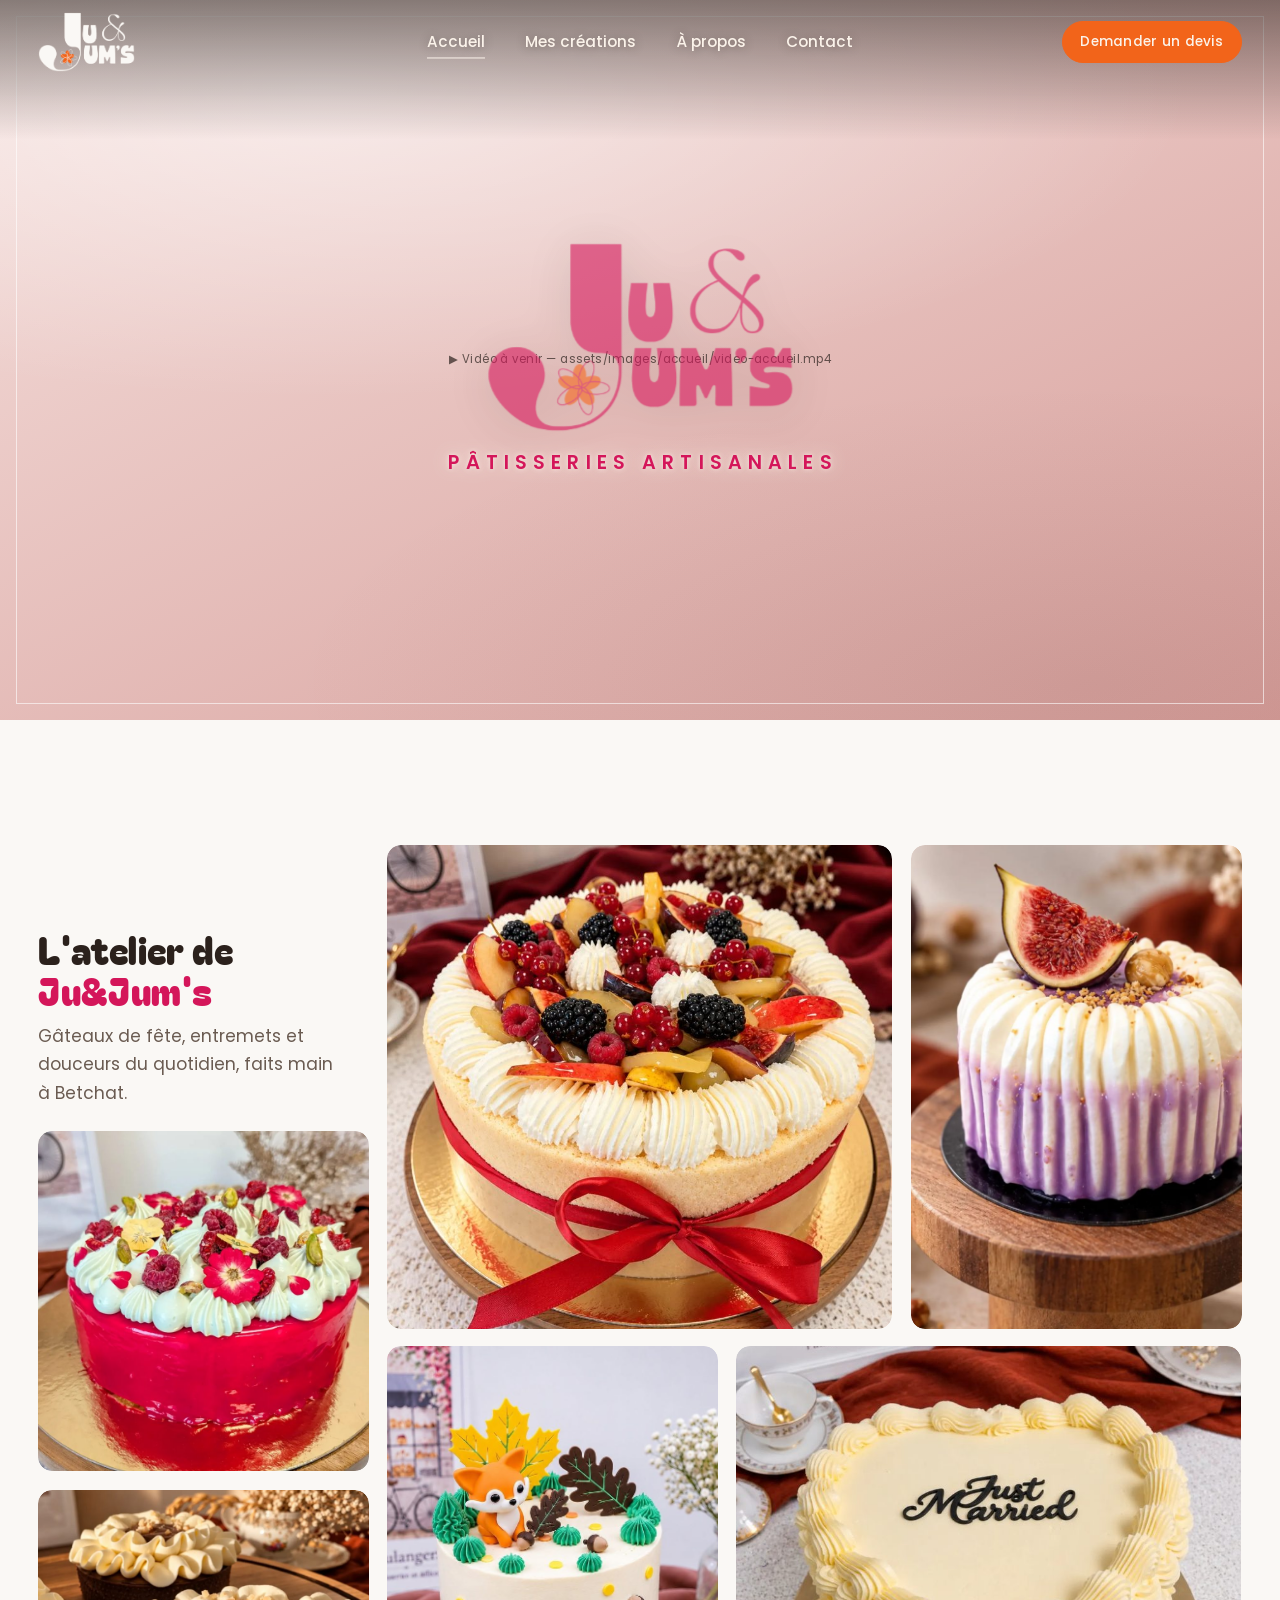
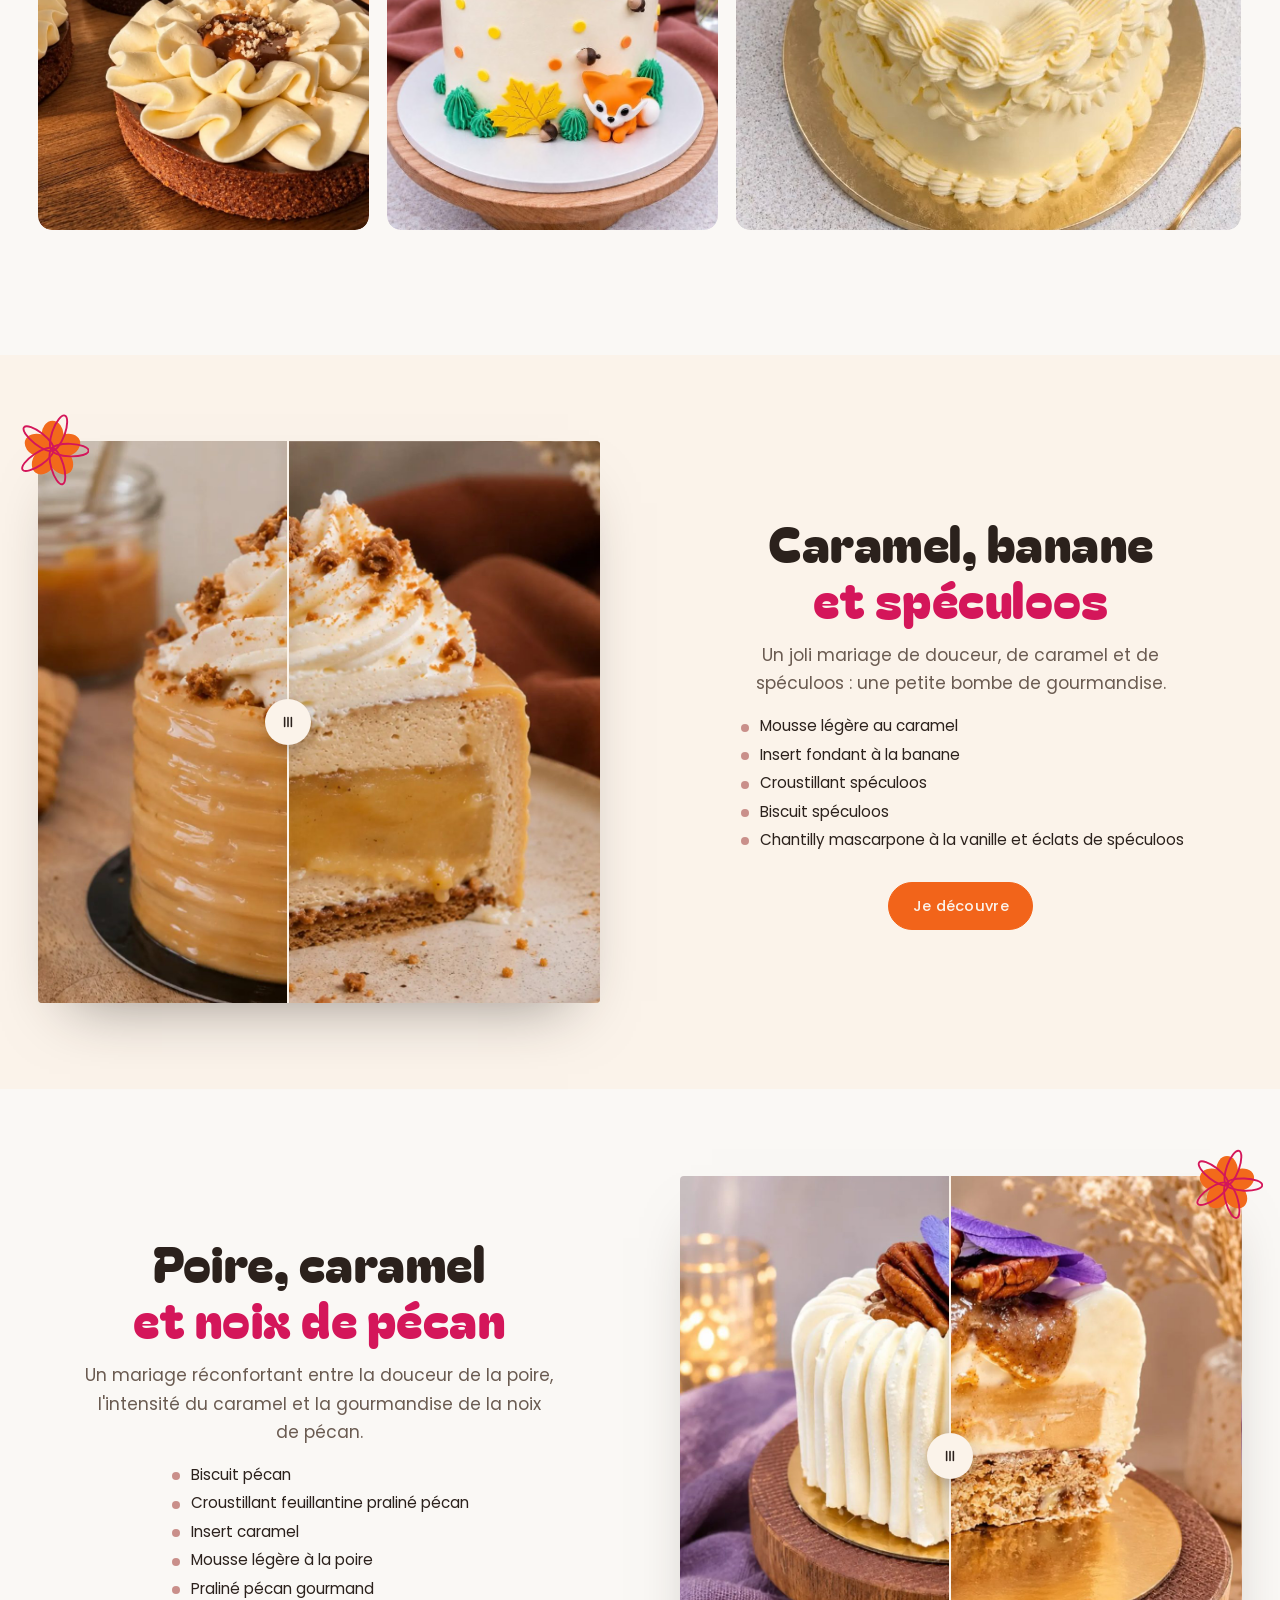
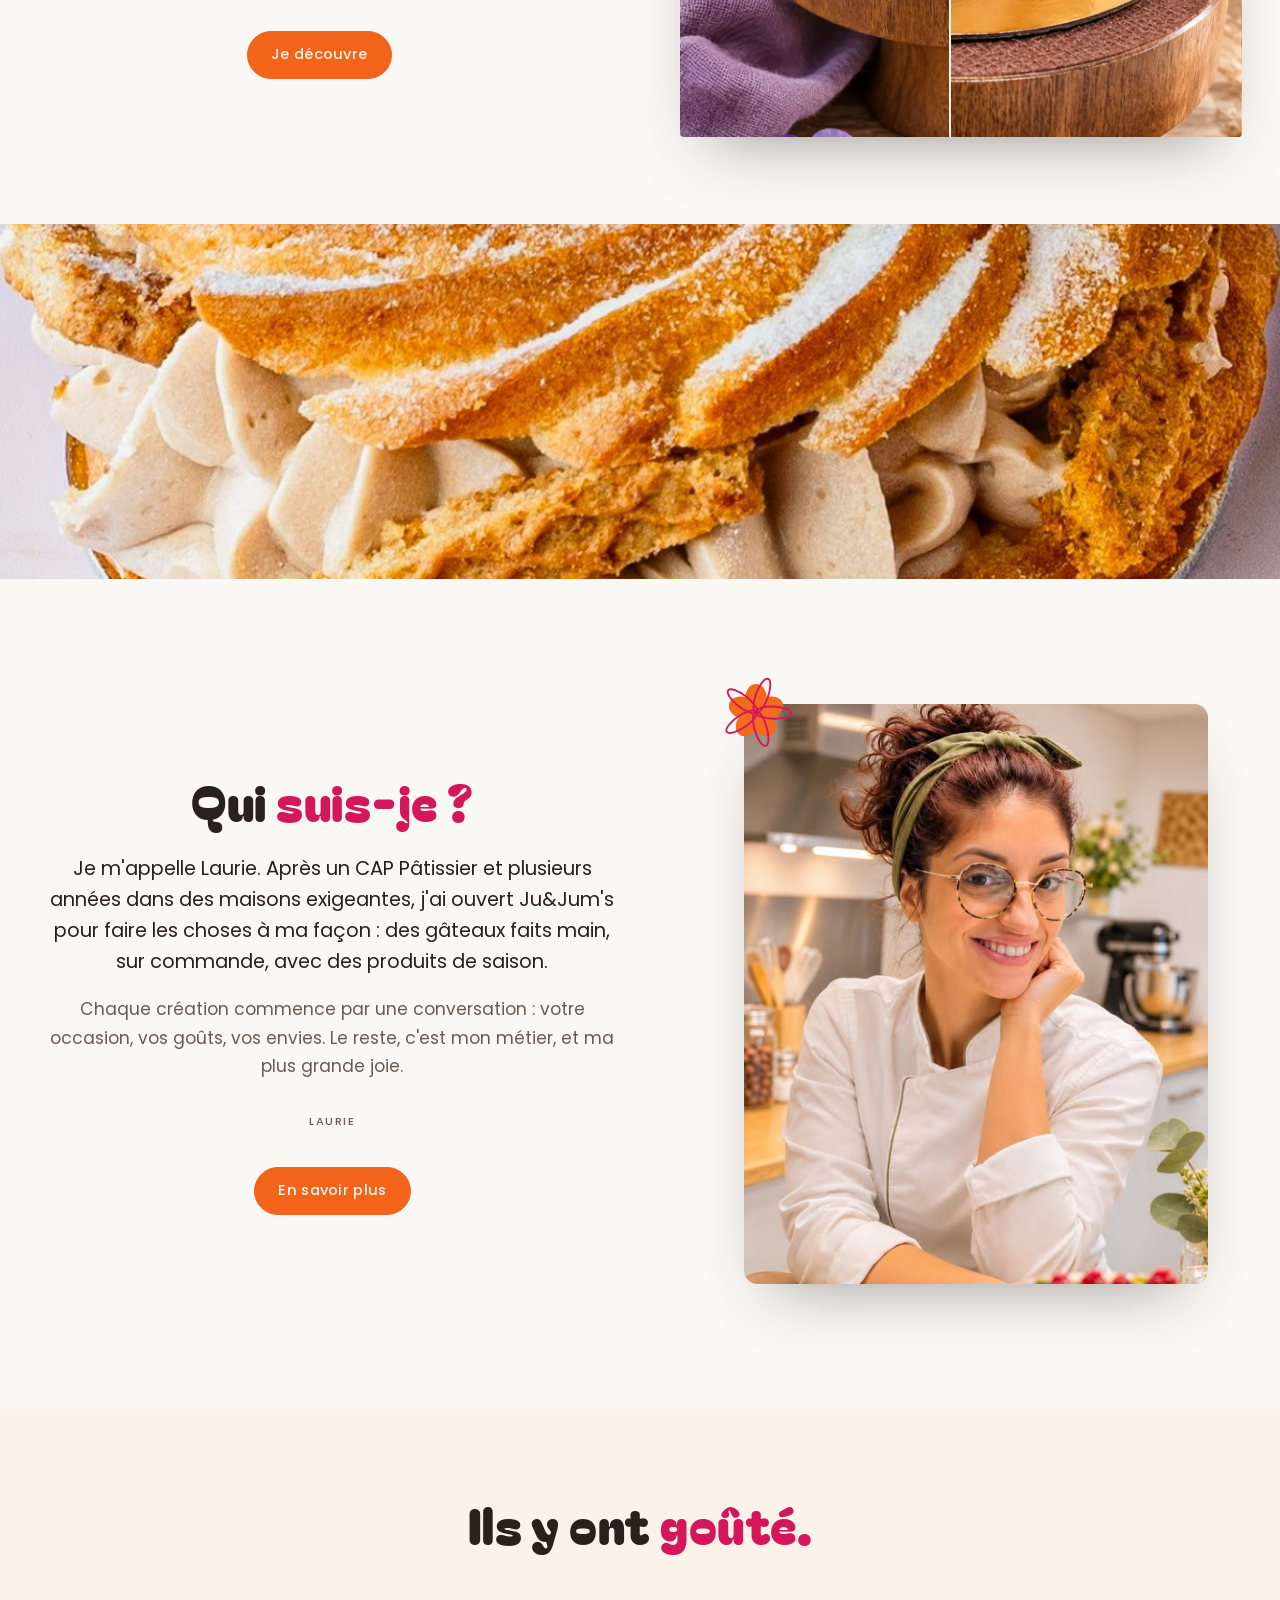
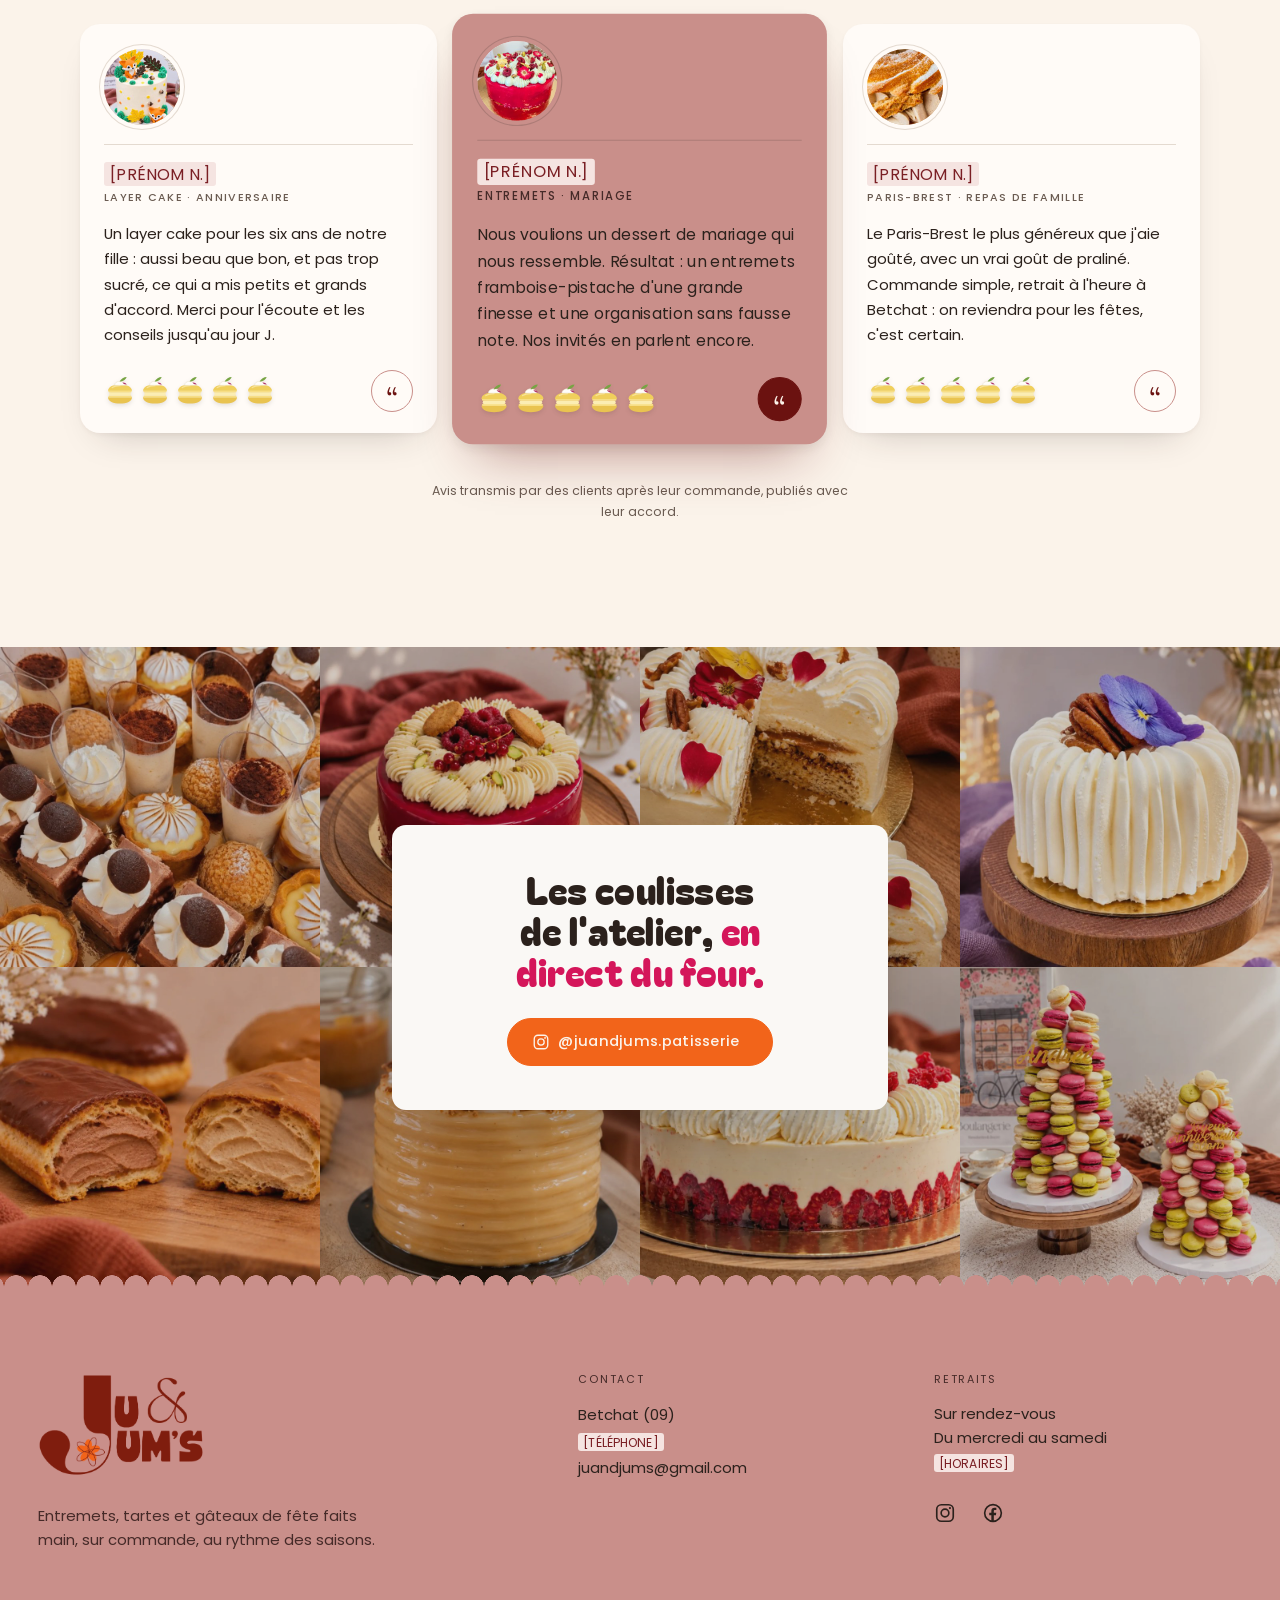
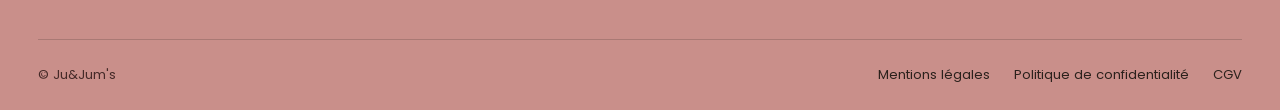
<file: index.html>
<!doctype html>
<html lang="fr">
<head>
  <meta charset="utf-8">
  <meta name="viewport" content="width=device-width, initial-scale=1">
  <title>Ju&amp;Jum's — Pâtisserie artisanale sur commande</title>
  <meta name="description" content="Entremets, tartes et gâteaux de fête faits main, sur commande, au rythme des saisons. Découvrez les créations de Ju&amp;Jum's et demandez votre devis.">
  <!-- Remplacez https://www.votre-domaine.fr par votre adresse définitive (voir README) -->
  <link rel="canonical" href="https://www.votre-domaine.fr/">

  <!-- Open Graph / réseaux sociaux -->
  <meta property="og:type" content="website">
  <meta property="og:locale" content="fr_FR">
  <meta property="og:site_name" content="Ju&amp;Jum's">
  <meta property="og:title" content="Ju&amp;Jum's — Pâtisserie artisanale sur commande">
  <meta property="og:description" content="Entremets, tartes et gâteaux de fête faits main, sur commande, au rythme des saisons.">
  <meta property="og:url" content="https://www.votre-domaine.fr/">
  <meta property="og:image" content="https://www.votre-domaine.fr/assets/images/og/og-image.jpg">
  <meta property="og:image:width" content="1200">
  <meta property="og:image:height" content="630">
  <meta property="og:image:alt" content="[ALT À COMPLÉTER] Une création de Ju&amp;Jum's">
  <meta name="twitter:card" content="summary_large_image">

  <meta name="theme-color" content="#faf8f5">
  <link rel="icon" href="assets/images/favicon-32.png" type="image/png" sizes="32x32">
  <link rel="icon" href="assets/images/favicon.png" type="image/png" sizes="192x192">
  <link rel="apple-touch-icon" href="assets/images/apple-touch-icon.png">

  <link rel="preconnect" href="https://fonts.googleapis.com">
  <link rel="preconnect" href="https://fonts.gstatic.com" crossorigin>
  <link rel="stylesheet" href="https://fonts.googleapis.com/css2?family=Lora:ital,wght@0,400..700;1,400..700&family=Poppins:ital,wght@0,300;0,400;0,500;0,600;1,400&family=Bagel+Fat+One&display=swap">
  <link rel="stylesheet" href="assets/css/style.css">
  <script>document.documentElement.classList.add('js');</script>
  <script src="assets/js/main.js" defer></script>

  <!-- Données structurées (référencement local) — à compléter -->
  <script type="application/ld+json">
  {
    "@context": "https://schema.org",
    "@type": "Bakery",
    "name": "Ju&Jum's",
    "description": "Pâtisserie artisanale sur commande : entremets, tartes et gâteaux de fête.",
    "url": "https://www.votre-domaine.fr/",
    "logo": "https://www.votre-domaine.fr/assets/images/logo/logo.png",
    "image": "https://www.votre-domaine.fr/assets/images/og/og-image.jpg",
    "telephone": "[À COMPLÉTER]",
    "email": "juandjums@gmail.com",
    "address": {
      "@type": "PostalAddress",
      "streetAddress": "[À COMPLÉTER]",
      "postalCode": "[À COMPLÉTER]",
      "addressLocality": "Betchat",
      "addressRegion": "Ariège",
      "addressCountry": "FR"
    },
    "priceRange": "€€",
    "sameAs": ["https://www.instagram.com/juandjums.patisserie/"]
  }
  </script>
</head>
<body class="page-home theme-accueil">
  <a class="skip-link" href="#contenu">Aller au contenu</a>

  <!-- En-tête transparent posé sur la vidéo ; son fond apparaît dès qu'on fait défiler la page -->
  <header class="site-header site-header--over-video" data-header>
    <div class="container site-header__inner">
      <a class="brand" href="index.html" data-brand>
        <!-- LOGO couleur : assets/images/logo/logo.png (si le fichier manque, le nom s'affiche en texte). -->
        <img class="brand__logo" src="assets/images/logo/logo.png" alt="Ju&amp;Jum's — accueil" width="471" height="292">
        <!-- LOGO clair, affiché seulement tant que l'en-tête est posé sur la vidéo -->
        <img class="brand__logo brand__logo--light" src="assets/images/logo/logo-light.png" alt="Ju&amp;Jum's — accueil" width="471" height="292">
        <span class="brand__wordmark">Ju&amp;Jum's</span>
        <span class="brand__tagline">Pâtisserie artisanale</span>
      </a>

      <button class="nav-toggle" type="button" aria-expanded="false" aria-controls="site-nav" data-nav-toggle>
        <span class="nav-toggle__label">Menu</span>
        <span class="nav-toggle__icon" aria-hidden="true"><span></span><span></span></span>
      </button>

      <nav class="site-nav" id="site-nav" aria-label="Navigation principale" data-nav>
        <ul class="site-nav__list">
          <li><a href="index.html" aria-current="page">Accueil</a></li>
          <li><a href="creations.html">Mes créations</a></li>
          <li><a href="a-propos.html">À propos</a></li>
          <li><a href="contact.html">Contact</a></li>
        </ul>
        <div class="site-nav__foot">
          <a class="btn btn--small" href="contact.html">Demander un devis</a>
          <p class="site-nav__info">Sur commande uniquement · Retrait à Betchat (09)</p>
        </div>
      </nav>
    </div>
  </header>

  <main id="contenu">

    <!-- ============ SECTION 1 : VIDÉO PLEINE LARGEUR ============
         Vidéo : assets/images/accueil/video-accueil.mp4
         (vidéo provisoire : « Los Muertos Crew » sur Pexels, licence Pexels — à remplacer
         idéalement par une vidéo de vos propres créations, en gardant le même nom de fichier).
         Image d'attente facultative : ajoutez poster="assets/images/accueil/video-accueil-poster.jpg"
         sur la balise <video> si vous fournissez cette image (voir README). -->
    <section class="video-hero" id="section-1" aria-label="Vidéo de présentation de Ju&amp;Jum's" data-video>
      <video class="video-hero__media" autoplay muted loop playsinline preload="auto"
             aria-hidden="true" tabindex="-1" disablepictureinpicture>
        <source src="assets/images/accueil/video-accueil.mp4" type="video/mp4">
      </video>
      <!-- Logo en filigrane et accroche au centre de la vidéo
           (le logo est décoratif : celui de l'en-tête porte déjà le nom) -->
      <div class="video-hero__brand">
        <img class="video-hero__logo" src="assets/images/logo/logo.png" alt="" aria-hidden="true" width="471" height="292">
        <p class="video-hero__tagline">Pâtisseries artisanales</p>
      </div>
      <button class="video-hero__toggle" type="button" data-video-toggle hidden>
        <span class="video-hero__icon" aria-hidden="true"></span>
        <span class="visually-hidden" data-video-label>Mettre la vidéo en pause</span>
      </button>
    </section>

    <!-- ============ SECTION 2 : GALERIE DE GÂTEAUX (mosaïque) ============
         Sur ordinateur : mosaïque asymétrique, le titre en haut à gauche. Au survol d'un gâteau,
         la photo remonte et découvre son nom et un bouton « Commander » (vers la page Contact).
         Sur mobile et tablette : grille de cartes, nom et bouton toujours visibles sous la photo.
         Photos du compte @juandjums.patisserie, recadrées en portrait 4:5 sur le gâteau :
         assets/images/accueil/galerie-1.jpg à galerie-6.jpg (800 × 1000 px).
         NOMS : les catégories (gallery-card__tag) et les noms (gallery-card__name) décrivent les
         photos ; remplacez-les par les vrais noms de vos créations. -->
    <section class="section cake-gallery" id="section-2" aria-labelledby="cake-gallery-title">
      <div class="container">
        <div class="cake-gallery__grid">
          <header class="cake-gallery__intro reveal">
            <h2 class="cake-gallery__title" id="cake-gallery-title">L'atelier de <em>Ju&amp;Jum's</em></h2>
            <p class="cake-gallery__lead">Gâteaux de fête, entremets et douceurs du quotidien, faits main à Betchat.</p>
          </header>

          <figure class="gallery-card reveal">
            <div class="media media--portrait gallery-card__photo" data-tone="griotte">
              <img src="assets/images/accueil/galerie-3.jpg" alt="Gâteau glacé rouge, couronné de rosaces de crème et de fleurs" width="800" height="1000" loading="lazy">
            </div>
            <figcaption class="gallery-card__info">
              <span class="gallery-card__text"><span class="gallery-card__tag">Entremets</span><span class="gallery-card__name">Fruits rouges &amp; fleurs</span></span>
              <a class="gallery-card__btn" href="contact.html"><span class="gallery-card__btn-label">Commander</span><span class="visually-hidden"> : fruits rouges et fleurs</span><svg class="gallery-card__btn-icon" viewBox="0 0 16 16" aria-hidden="true" focusable="false"><path d="M3 8h9.5M8.75 4.25 12.5 8l-3.75 3.75"/></svg></a>
            </figcaption>
          </figure>

          <figure class="gallery-card reveal" style="--d:1">
            <div class="media media--portrait gallery-card__photo" data-tone="framboise">
              <img src="assets/images/accueil/galerie-2.jpg" alt="Gâteau aux fruits frais et rosaces de crème, noué d'un ruban rouge" width="800" height="1000" loading="lazy">
            </div>
            <figcaption class="gallery-card__info">
              <span class="gallery-card__text"><span class="gallery-card__tag">Gâteau de fête</span><span class="gallery-card__name">Couronne de fruits frais</span></span>
              <a class="gallery-card__btn" href="contact.html"><span class="gallery-card__btn-label">Commander</span><span class="visually-hidden"> : couronne de fruits frais</span><svg class="gallery-card__btn-icon" viewBox="0 0 16 16" aria-hidden="true" focusable="false"><path d="M3 8h9.5M8.75 4.25 12.5 8l-3.75 3.75"/></svg></a>
            </figcaption>
          </figure>

          <figure class="gallery-card reveal" style="--d:2">
            <div class="media media--portrait gallery-card__photo" data-tone="pistache">
              <img src="assets/images/accueil/galerie-1.jpg" alt="Gâteau aux figues, crème striée de violet, surmonté d'une figue fraîche" width="800" height="1000" loading="lazy">
            </div>
            <figcaption class="gallery-card__info">
              <span class="gallery-card__text"><span class="gallery-card__tag">Gâteau de fête</span><span class="gallery-card__name">Gâteau à la figue</span></span>
              <a class="gallery-card__btn" href="contact.html"><span class="gallery-card__btn-label">Commander</span><span class="visually-hidden"> : gâteau à la figue</span><svg class="gallery-card__btn-icon" viewBox="0 0 16 16" aria-hidden="true" focusable="false"><path d="M3 8h9.5M8.75 4.25 12.5 8l-3.75 3.75"/></svg></a>
            </figcaption>
          </figure>

          <figure class="gallery-card reveal" style="--d:1">
            <div class="media media--portrait gallery-card__photo" data-tone="caramel">
              <img src="assets/images/accueil/galerie-4.jpg" alt="Gâteau en forme de fleur aux pétales de crème" width="800" height="1000" loading="lazy">
            </div>
            <figcaption class="gallery-card__info">
              <span class="gallery-card__text"><span class="gallery-card__tag">À partager</span><span class="gallery-card__name">Fleur de crème</span></span>
              <a class="gallery-card__btn" href="contact.html"><span class="gallery-card__btn-label">Commander</span><span class="visually-hidden"> : fleur de crème</span><svg class="gallery-card__btn-icon" viewBox="0 0 16 16" aria-hidden="true" focusable="false"><path d="M3 8h9.5M8.75 4.25 12.5 8l-3.75 3.75"/></svg></a>
            </figcaption>
          </figure>

          <figure class="gallery-card reveal" style="--d:2">
            <div class="media media--portrait gallery-card__photo" data-tone="caramel">
              <img src="assets/images/accueil/galerie-6.jpg" alt="Gâteau d'automne décoré de renards, de feuilles et de glands en sucre" width="800" height="1000" loading="lazy">
            </div>
            <figcaption class="gallery-card__info">
              <span class="gallery-card__text"><span class="gallery-card__tag">Anniversaire</span><span class="gallery-card__name">Le renard d'automne</span></span>
              <a class="gallery-card__btn" href="contact.html"><span class="gallery-card__btn-label">Commander</span><span class="visually-hidden"> : le renard d'automne</span><svg class="gallery-card__btn-icon" viewBox="0 0 16 16" aria-hidden="true" focusable="false"><path d="M3 8h9.5M8.75 4.25 12.5 8l-3.75 3.75"/></svg></a>
            </figcaption>
          </figure>

          <figure class="gallery-card reveal" style="--d:3">
            <div class="media media--portrait gallery-card__photo" data-tone="vanille">
              <img src="assets/images/accueil/galerie-5.jpg" alt="Gâteau en forme de cœur « Just Married », décoré de rosaces de crème" width="800" height="1000" loading="lazy">
            </div>
            <figcaption class="gallery-card__info">
              <span class="gallery-card__text"><span class="gallery-card__tag">Mariage</span><span class="gallery-card__name">Cœur Just Married</span></span>
              <a class="gallery-card__btn" href="contact.html"><span class="gallery-card__btn-label">Commander</span><span class="visually-hidden"> : cœur Just Married</span><svg class="gallery-card__btn-icon" viewBox="0 0 16 16" aria-hidden="true" focusable="false"><path d="M3 8h9.5M8.75 4.25 12.5 8l-3.75 3.75"/></svg></a>
            </figcaption>
          </figure>
        </div>
      </div>
    </section>

    <!-- ============ SECTION 3 : DEUX CRÉATIONS, DE L'EXTÉRIEUR À LA COUPE ============
         Deux bandes pleine largeur qui alternent : photo à gauche sur fond crème #fbf3ea, puis photo à
         droite sur fond clair #faf8f5. Chaque photo est un comparateur « entier / à la coupe » : on fait
         glisser la poignée (souris, doigt ou flèches du clavier) pour découvrir l'intérieur.
         PHOTOS : carrées (1200 × 1200 px), avec exactement le même cadrage pour les deux vues :
           assets/images/accueil/coupe-1-entier.jpg  et  assets/images/accueil/coupe-1-tranche.jpg
           assets/images/accueil/coupe-2-entier.jpg  et  assets/images/accueil/coupe-2-tranche.jpg
         Pour une simple photo sans comparateur : gardez la 1re <figure> et supprimez la 2e,
         le curseur (input) et la poignée.
         TEXTES : titres, phrases, liens et descriptions des photos (alt) sont à adapter. -->
    <section class="showcase" id="section-3" aria-label="Deux créations, de l'extérieur à la coupe">
      <svg width="0" height="0" class="visually-hidden" aria-hidden="true" focusable="false">
        <symbol id="icon-grip" viewBox="0 0 16 16"><path d="M5 4v8M8 4v8M11 4v8"/></symbol>
      </svg>

      <!-- Photos : carrousel Instagram https://www.instagram.com/p/DfNUvoSkf4F/ (photo 1 entière, photo 2 à la coupe) -->
      <article class="showcase__band showcase__band--creme" aria-labelledby="showcase-1-title">
        <div class="container showcase__inner">
          <div class="showcase__visual reveal">
            <div class="compare" data-compare>
              <figure class="media compare__media" data-tone="caramel">
                <img src="assets/images/accueil/coupe-1-entier.jpg" alt="Entremets caramel, banane et spéculoos, entier : glaçage caramel strié, chantilly mascarpone et éclats de spéculoos" width="1200" height="1200" loading="lazy">
              </figure>
              <figure class="media compare__media compare__media--after" data-tone="vanille">
                <img src="assets/images/accueil/coupe-1-tranche.jpg" alt="Le même entremets à la coupe : mousse au caramel, insert banane, croustillant et biscuit spéculoos" width="1200" height="1200" loading="lazy">
              </figure>
              <input class="compare__range" type="range" min="0" max="100" step="1" value="50" aria-label="Glisser pour comparer l'entremets caramel, banane et spéculoos entier et à la coupe" data-compare-range>
              <span class="compare__handle" aria-hidden="true"><span class="compare__knob"><svg class="compare__grip" focusable="false"><use href="#icon-grip"/></svg></span></span>
            </div>
          </div>
          <div class="showcase__text reveal" style="--d:1">
            <h2 class="showcase__title" id="showcase-1-title">Caramel, banane <em>et spéculoos</em></h2>
            <p class="showcase__intro">Un joli mariage de douceur, de caramel et de spéculoos&nbsp;: une petite bombe de gourmandise.</p>
            <ul class="showcase__list">
              <li>Mousse légère au caramel</li>
              <li>Insert fondant à la banane</li>
              <li>Croustillant spéculoos</li>
              <li>Biscuit spéculoos</li>
              <li>Chantilly mascarpone à la vanille et éclats de spéculoos</li>
            </ul>
            <a class="btn" href="creations.html?categorie=entremets">Je découvre</a>
          </div>
        </div>
      </article>

      <!-- Photos : carrousel Instagram https://www.instagram.com/p/DfUzT_uiOqR/ (photo 1 entière, photo 2 à la coupe) -->
      <article class="showcase__band showcase__band--clair" aria-labelledby="showcase-2-title">
        <div class="container showcase__inner">
          <div class="showcase__visual reveal">
            <div class="compare" data-compare>
              <figure class="media compare__media" data-tone="vanille">
                <img src="assets/images/accueil/coupe-2-entier.jpg" alt="Entremets poire, caramel et noix de pécan, entier, habillé de mousse cannelée et décoré de noix de pécan et d'une pensée violette" width="1200" height="1200" loading="lazy">
              </figure>
              <figure class="media compare__media compare__media--after" data-tone="caramel">
                <img src="assets/images/accueil/coupe-2-tranche.jpg" alt="Le même entremets à la coupe : biscuit pécan, croustillant feuillantine praliné, insert caramel et mousse légère à la poire" width="1200" height="1200" loading="lazy">
              </figure>
              <input class="compare__range" type="range" min="0" max="100" step="1" value="50" aria-label="Glisser pour comparer l'entremets poire, caramel et noix de pécan entier et à la coupe" data-compare-range>
              <span class="compare__handle" aria-hidden="true"><span class="compare__knob"><svg class="compare__grip" focusable="false"><use href="#icon-grip"/></svg></span></span>
            </div>
          </div>
          <div class="showcase__text reveal" style="--d:1">
            <h2 class="showcase__title" id="showcase-2-title">Poire, caramel <em>et noix de pécan</em></h2>
            <p class="showcase__intro">Un mariage réconfortant entre la douceur de la poire, l'intensité du caramel et la gourmandise de la noix de pécan.</p>
            <ul class="showcase__list">
              <li>Biscuit pécan</li>
              <li>Croustillant feuillantine praliné pécan</li>
              <li>Insert caramel</li>
              <li>Mousse légère à la poire</li>
              <li>Praliné pécan gourmand</li>
            </ul>
            <a class="btn" href="creations.html?categorie=entremets">Je découvre</a>
          </div>
        </div>
      </article>
    </section>

    <!-- ============ SECTION 4 : BANNIÈRE PHOTO PLEINE LARGEUR ============
         Photo : assets/images/accueil/banniere.jpg — format 12:5 (idéalement 2400 × 1000 px),
         affichée en 18:5 sur ordinateur et 9:4 sur mobile. Gardez le sujet au centre (voir README).
         Photo provisoire : Paris-Brest de Christian Agbede, via Unsplash (licence Unsplash),
         recadrée en 1225 × 510 px sur la pâte à choux et la crème. -->
    <section class="banner" id="section-4">
      <figure class="media media--banner" data-tone="caramel">
        <img src="assets/images/accueil/banniere.jpg" alt="Gros plan sur un Paris-Brest : couronne de pâte à choux dorée saupoudrée de sucre glace et crème pralinée dressée en vagues" width="1225" height="510" loading="lazy">
      </figure>
    </section>

    <!-- ============ SECTION 5 : QUI SUIS-JE ? ============
         Texte à gauche, portrait à droite (assets/images/accueil/portrait.jpg, format 4:5).
         TEXTES : adaptez le récit à votre parcours. -->
    <section class="section about-teaser" id="section-5" aria-labelledby="about-teaser-title">
      <div class="container about-teaser__grid">

        <div class="about-teaser__text reveal">
          <h2 class="section-title" id="about-teaser-title">Qui <em>suis-je&nbsp;?</em></h2>
          <p class="lead">Je m'appelle Laurie. Après un CAP Pâtissier et plusieurs années dans des maisons exigeantes, j'ai ouvert Ju&amp;Jum's pour faire les choses à ma façon&nbsp;: des gâteaux faits main, sur commande, avec des produits de saison.</p>
          <p class="about-teaser__body">Chaque création commence par une conversation&nbsp;: votre occasion, vos goûts, vos envies. Le reste, c'est mon métier, et ma plus grande joie.</p>

          <p class="about-teaser__signature">
            <span class="about-teaser__role">Laurie</span>
          </p>

          <div class="about-teaser__actions">
            <a class="btn" href="a-propos.html">En savoir plus</a>
          </div>
        </div>

        <div class="about-teaser__visual reveal" style="--d:2">
          <!-- IMAGE : assets/images/accueil/portrait.jpg — issue d'Instagram (512 × 640) ; idéalement à remplacer par l'original 1000 × 1250 px -->
          <figure class="media media--portrait about-teaser__photo" data-tone="vanille">
            <img src="assets/images/accueil/portrait.jpg" alt="Portrait de la pâtissière de Ju&amp;Jum's, souriante, en veste de cheffe dans sa cuisine" width="512" height="640" loading="lazy">
          </figure>
        </div>

      </div>
    </section>

    <!-- ============ SECTION 6 : AVIS CLIENTS ============
         Trois vignettes : photo ronde, prénom, création commandée, avis et note en macarons.
         Au survol, la vignette grossit et passe au rose ; celle du milieu est mise en avant
         par défaut. Sur mobile et tablette, les vignettes se font glisser.
         PHOTOS RONDES : assets/images/avis/avis-1.jpg à avis-3.jpg (carrées, 240 × 240 px) :
         photo du gâteau commandé ou du client (avec son accord). Photos provisoires en place.
         AVIS : les trois textes ci-dessous sont des EXEMPLES de mise en page. Remplacez-les par
         de vrais avis de clients, publiés avec leur accord (prénom + initiale du nom).
         Publier des avis inventés est interdit (pratique commerciale trompeuse) ; la petite
         mention sous les vignettes indique comment les avis sont recueillis : gardez-la exacte.
         NOTE : 5 macarons = 5/5. Pour une autre note, retirez des <svg class="review__macaron">
         et mettez à jour aria-label="Note : 5 sur 5". -->
    <section class="section reviews" id="section-6" aria-labelledby="reviews-title">
      <div class="container">
        <h2 class="section-title reviews__title reveal" id="reviews-title">Ils y ont <em>goûté.</em></h2>

        <svg width="0" height="0" class="visually-hidden" aria-hidden="true" focusable="false">
          <symbol id="icon-macaron" viewBox="0 0 32 30">
            <path d="M4 21.2h24c0 3.9-5.2 6.4-12 6.4S4 25.1 4 21.2z" fill="#E9C350"/>
            <rect x="4.4" y="19.4" width="23.2" height="2.2" rx="1.1" fill="#F7DE85"/>
            <rect x="5.2" y="16.2" width="21.6" height="3.6" rx="1.8" fill="#FBEDB3"/>
            <rect x="4.4" y="14.4" width="23.2" height="2.2" rx="1.1" fill="#F7DE85"/>
            <path d="M4 14.8C4 10.6 9.4 8.4 16 8.4s12 2.2 12 6.4z" fill="#F0CF5C"/>
            <path d="M8.2 11.6c1.8-1.3 4.6-1.9 7.8-1.9" fill="none" stroke="#F8E39A" stroke-width="1.2" stroke-linecap="round"/>
            <path d="M10.6 9.3c0-2.5 2.4-4.1 5.4-4.1s5.4 1.6 5.4 4.1z" fill="#FFFDF8" stroke="#E7DCC6" stroke-width=".5"/>
            <path d="M15.6 5.6c1.4-2.8 4.3-4.4 7-4.5-.7 2.6-3.6 4.5-7 4.5z" fill="#77A443"/>
            <path d="M18.4 6.6c1.6-.3 3.5.5 4.4 1.9-1.8.3-3.6-.5-4.4-1.9z" fill="#B0356B"/>
          </symbol>
        </svg>

        <ul class="reviews__track" data-reviews-track aria-label="Avis de clients">
          <li class="review reveal" style="--d:1">
            <article class="review__card">
              <div class="media review__photo" data-tone="caramel">
                <img src="assets/images/avis/avis-1.jpg" alt="" width="240" height="240" loading="lazy">
              </div>
              <header class="review__head">
                <p class="review__name"><span class="todo">[PRÉNOM N.]</span></p>
                <p class="review__order">Layer cake · Anniversaire</p>
              </header>
              <blockquote class="review__quote">
                <p>Un layer cake pour les six ans de notre fille&nbsp;: aussi beau que bon, et pas trop sucré, ce qui a mis petits et grands d'accord. Merci pour l'écoute et les conseils jusqu'au jour&nbsp;J.</p>
              </blockquote>
              <footer class="review__foot">
                <span class="review__rating" role="img" aria-label="Note : 5 sur 5">
                  <svg class="review__macaron" aria-hidden="true"><use href="#icon-macaron"/></svg><svg class="review__macaron" aria-hidden="true"><use href="#icon-macaron"/></svg><svg class="review__macaron" aria-hidden="true"><use href="#icon-macaron"/></svg><svg class="review__macaron" aria-hidden="true"><use href="#icon-macaron"/></svg><svg class="review__macaron" aria-hidden="true"><use href="#icon-macaron"/></svg>
                </span>
                <span class="review__badge" aria-hidden="true">“</span>
              </footer>
            </article>
          </li>

          <li class="review review--featured reveal" style="--d:2">
            <article class="review__card">
              <div class="media review__photo" data-tone="griotte">
                <img src="assets/images/avis/avis-2.jpg" alt="" width="240" height="240" loading="lazy">
              </div>
              <header class="review__head">
                <p class="review__name"><span class="todo">[PRÉNOM N.]</span></p>
                <p class="review__order">Entremets · Mariage</p>
              </header>
              <blockquote class="review__quote">
                <p>Nous voulions un dessert de mariage qui nous ressemble. Résultat&nbsp;: un entremets framboise-pistache d'une grande finesse et une organisation sans fausse note. Nos invités en parlent encore.</p>
              </blockquote>
              <footer class="review__foot">
                <span class="review__rating" role="img" aria-label="Note : 5 sur 5">
                  <svg class="review__macaron" aria-hidden="true"><use href="#icon-macaron"/></svg><svg class="review__macaron" aria-hidden="true"><use href="#icon-macaron"/></svg><svg class="review__macaron" aria-hidden="true"><use href="#icon-macaron"/></svg><svg class="review__macaron" aria-hidden="true"><use href="#icon-macaron"/></svg><svg class="review__macaron" aria-hidden="true"><use href="#icon-macaron"/></svg>
                </span>
                <span class="review__badge" aria-hidden="true">“</span>
              </footer>
            </article>
          </li>

          <li class="review reveal" style="--d:3">
            <article class="review__card">
              <div class="media review__photo" data-tone="caramel">
                <img src="assets/images/avis/avis-3.jpg" alt="" width="240" height="240" loading="lazy">
              </div>
              <header class="review__head">
                <p class="review__name"><span class="todo">[PRÉNOM N.]</span></p>
                <p class="review__order">Paris-Brest · Repas de famille</p>
              </header>
              <blockquote class="review__quote">
                <p>Le Paris-Brest le plus généreux que j'aie goûté, avec un vrai goût de praliné. Commande simple, retrait à l'heure à Betchat&nbsp;: on reviendra pour les fêtes, c'est certain.</p>
              </blockquote>
              <footer class="review__foot">
                <span class="review__rating" role="img" aria-label="Note : 5 sur 5">
                  <svg class="review__macaron" aria-hidden="true"><use href="#icon-macaron"/></svg><svg class="review__macaron" aria-hidden="true"><use href="#icon-macaron"/></svg><svg class="review__macaron" aria-hidden="true"><use href="#icon-macaron"/></svg><svg class="review__macaron" aria-hidden="true"><use href="#icon-macaron"/></svg><svg class="review__macaron" aria-hidden="true"><use href="#icon-macaron"/></svg>
                </span>
                <span class="review__badge" aria-hidden="true">“</span>
              </footer>
            </article>
          </li>
        </ul>

        <!-- Repères du carrousel (mobile et tablette uniquement, décoratifs) -->
        <div class="reviews__dots" data-reviews-dots aria-hidden="true"><span></span><span></span><span></span></div>

        <p class="reviews__note reveal">Avis transmis par des clients après leur commande, publiés avec leur accord.</p>
      </div>
    </section>

    <!-- ============ SECTION 7 : INSTAGRAM ============
         8 photos pleine largeur (4 × 2 sur ordinateur, 2 × 3 sur mobile) et un encart centré.
         Photos de pâtisseries du compte @juandjums.patisserie, recadrées en carré (800 × 800 px)
         sur la pâtisserie : assets/images/instagram/insta-1.jpg à insta-8.jpg.
         Chaque photo renvoie vers sa publication Instagram (nouvel onglet). -->
    <section class="insta" id="section-7" aria-labelledby="insta-title">
      <div class="insta__grid">
        <a class="insta__tile" href="https://www.instagram.com/p/DfwPec4hoKQ/" target="_blank" rel="noopener">
          <figure class="media media--square" data-tone="caramel">
            <img src="assets/images/instagram/insta-1.jpg" alt="Assortiment de verrines, tartelettes meringuées et petits gâteaux au chocolat" width="800" height="800" loading="lazy">
          </figure>
          <span class="visually-hidden"> — voir la publication sur Instagram (nouvel onglet)</span>
        </a>
        <a class="insta__tile" href="https://www.instagram.com/p/DfaecFliFw5/" target="_blank" rel="noopener">
          <figure class="media media--square" data-tone="griotte">
            <img src="assets/images/instagram/insta-2.jpg" alt="Entremets au glaçage rouge brillant, couronné de rosaces de crème et de framboises" width="800" height="800" loading="lazy">
          </figure>
          <span class="visually-hidden"> — voir la publication sur Instagram (nouvel onglet)</span>
        </a>
        <a class="insta__tile" href="https://www.instagram.com/p/DfXUtaLiDy9/" target="_blank" rel="noopener">
          <figure class="media media--square" data-tone="vanille">
            <img src="assets/images/instagram/insta-3.jpg" alt="Gâteau à la crème entamé, une part découpée au premier plan, décoré de cœurs rouges et de noix de pécan" width="800" height="800" loading="lazy">
          </figure>
          <span class="visually-hidden"> — voir la publication sur Instagram (nouvel onglet)</span>
        </a>
        <a class="insta__tile" href="https://www.instagram.com/p/DfUzT_uiOqR/" target="_blank" rel="noopener">
          <figure class="media media--square" data-tone="vanille">
            <img src="assets/images/instagram/insta-4.jpg" alt="Gâteau blanc aux plis de crème, décoré de noix de pécan et d'une fleur violette" width="800" height="800" loading="lazy">
          </figure>
          <span class="visually-hidden"> — voir la publication sur Instagram (nouvel onglet)</span>
        </a>
        <a class="insta__tile" href="https://www.instagram.com/p/DfPvxMKoV5k/" target="_blank" rel="noopener">
          <figure class="media media--square" data-tone="chocolat">
            <img src="assets/images/instagram/insta-5.jpg" alt="Éclairs au chocolat et au café coupés, laissant voir leur crème" width="800" height="800" loading="lazy">
          </figure>
          <span class="visually-hidden"> — voir la publication sur Instagram (nouvel onglet)</span>
        </a>
        <a class="insta__tile" href="https://www.instagram.com/p/DfNUvoSkf4F/" target="_blank" rel="noopener">
          <figure class="media media--square" data-tone="caramel">
            <img src="assets/images/instagram/insta-6.jpg" alt="Gâteau au caramel aux stries régulières, surmonté d'un dôme de crème et d'éclats de noisette" width="800" height="800" loading="lazy">
          </figure>
          <span class="visually-hidden"> — voir la publication sur Instagram (nouvel onglet)</span>
        </a>
        <a class="insta__tile" href="https://www.instagram.com/p/De_FuaViET8/" target="_blank" rel="noopener">
          <figure class="media media--square" data-tone="framboise">
            <img src="assets/images/instagram/insta-7.jpg" alt="Gâteau aux framboises, rosaces de crème et framboises fraîches" width="800" height="800" loading="lazy">
          </figure>
          <span class="visually-hidden"> — voir la publication sur Instagram (nouvel onglet)</span>
        </a>
        <a class="insta__tile" href="https://www.instagram.com/p/De6M0Csjct2/" target="_blank" rel="noopener">
          <figure class="media media--square" data-tone="pistache">
            <img src="assets/images/instagram/insta-8.jpg" alt="Deux pièces montées de macarons roses, pistache et vanille" width="800" height="800" loading="lazy">
          </figure>
          <span class="visually-hidden"> — voir la publication sur Instagram (nouvel onglet)</span>
        </a>
      </div>

      <div class="insta__overlay">
        <div class="insta__card reveal">
          <h2 class="insta__title" id="insta-title">Les coulisses de l'atelier, <em>en direct du four.</em></h2>
          <a class="btn" href="https://www.instagram.com/juandjums.patisserie/" target="_blank" rel="noopener">
            <svg class="btn__icon" viewBox="0 0 24 24" width="18" height="18" aria-hidden="true" focusable="false">
              <rect x="3" y="3" width="18" height="18" rx="5" fill="none" stroke="currentColor" stroke-width="1.8"/>
              <circle cx="12" cy="12" r="4.2" fill="none" stroke="currentColor" stroke-width="1.8"/>
              <circle cx="17.4" cy="6.6" r="1.2" fill="currentColor"/>
            </svg>
            @juandjums.patisserie<span class="visually-hidden"> sur Instagram (nouvel onglet)</span>
          </a>
        </div>
      </div>
    </section>

  </main>

  <footer class="site-footer">
    <div class="container">
      <div class="site-footer__top">
        <div class="site-footer__brand">
          <a class="brand brand--footer" href="index.html" data-brand>
            <!-- LOGO bordeaux (pied de page rose) : assets/images/logo/logo-footer.png -->
            <img class="brand__logo" src="assets/images/logo/logo-footer.png" alt="Ju&amp;Jum's — accueil" width="471" height="292">
            <span class="brand__wordmark">Ju&amp;Jum's</span>
            <span class="brand__tagline">Pâtisserie artisanale</span>
          </a>
          <p class="site-footer__pitch">Entremets, tartes et gâteaux de fête faits main, sur commande, au rythme des saisons.</p>
        </div>
        <div>
          <h2 class="footer-title">Contact</h2>
          <address>
            Betchat (09)<br>
            <a href="tel:+33000000000"><span class="todo">[TÉLÉPHONE]</span></a><br>
            <a href="mailto:juandjums@gmail.com">juandjums@gmail.com</a>
          </address>
        </div>
        <div>
          <h2 class="footer-title">Retraits</h2>
          <p>Sur rendez-vous<br>Du mercredi au samedi<br><span class="todo">[HORAIRES]</span></p>
          <!-- Réseaux sociaux : icônes Instagram et Facebook -->
          <ul class="social">
            <li><a class="social__link" href="https://www.instagram.com/juandjums.patisserie/" target="_blank" rel="noopener" aria-label="Instagram de Ju&amp;Jum's (nouvel onglet)"><svg class="social__icon" viewBox="0 0 24 24" width="22" height="22" aria-hidden="true" focusable="false"><rect x="3" y="3" width="18" height="18" rx="5" fill="none" stroke="currentColor" stroke-width="1.8"/><circle cx="12" cy="12" r="4.2" fill="none" stroke="currentColor" stroke-width="1.8"/><circle cx="17.4" cy="6.6" r="1.2" fill="currentColor"/></svg></a></li>
            <!-- FACEBOOK : remplacez # par l'adresse de la page Facebook -->
            <li><a class="social__link" href="#" aria-label="Facebook de Ju&amp;Jum's"><svg class="social__icon" viewBox="0 0 24 24" width="22" height="22" aria-hidden="true" focusable="false"><circle cx="12" cy="12" r="9.1" fill="none" stroke="currentColor" stroke-width="1.8"/><path d="M12.9 21v-6.6h2.3l.35-2.7H12.9v-1.7c0-.8.22-1.3 1.35-1.3h1.4V6.3c-.25-.03-1.1-.1-2.05-.1-2.03 0-3.4 1.23-3.4 3.5v2h-2.3v2.7h2.3V21z" fill="currentColor"/></svg></a></li>
          </ul>
        </div>
      </div>
      <div class="site-footer__bottom">
        <p>© Ju&amp;Jum's</p>
        <ul class="legal-links">
          <li><a href="mentions-legales.html">Mentions légales</a></li>
          <li><a href="confidentialite.html">Politique de confidentialité</a></li>
          <li><a href="cgv.html">CGV</a></li>
          <li hidden data-cookie-manage><button type="button" class="link-button">Gérer les cookies</button></li>
        </ul>
      </div>
    </div>
  </footer>
</body>
</html>
</file>
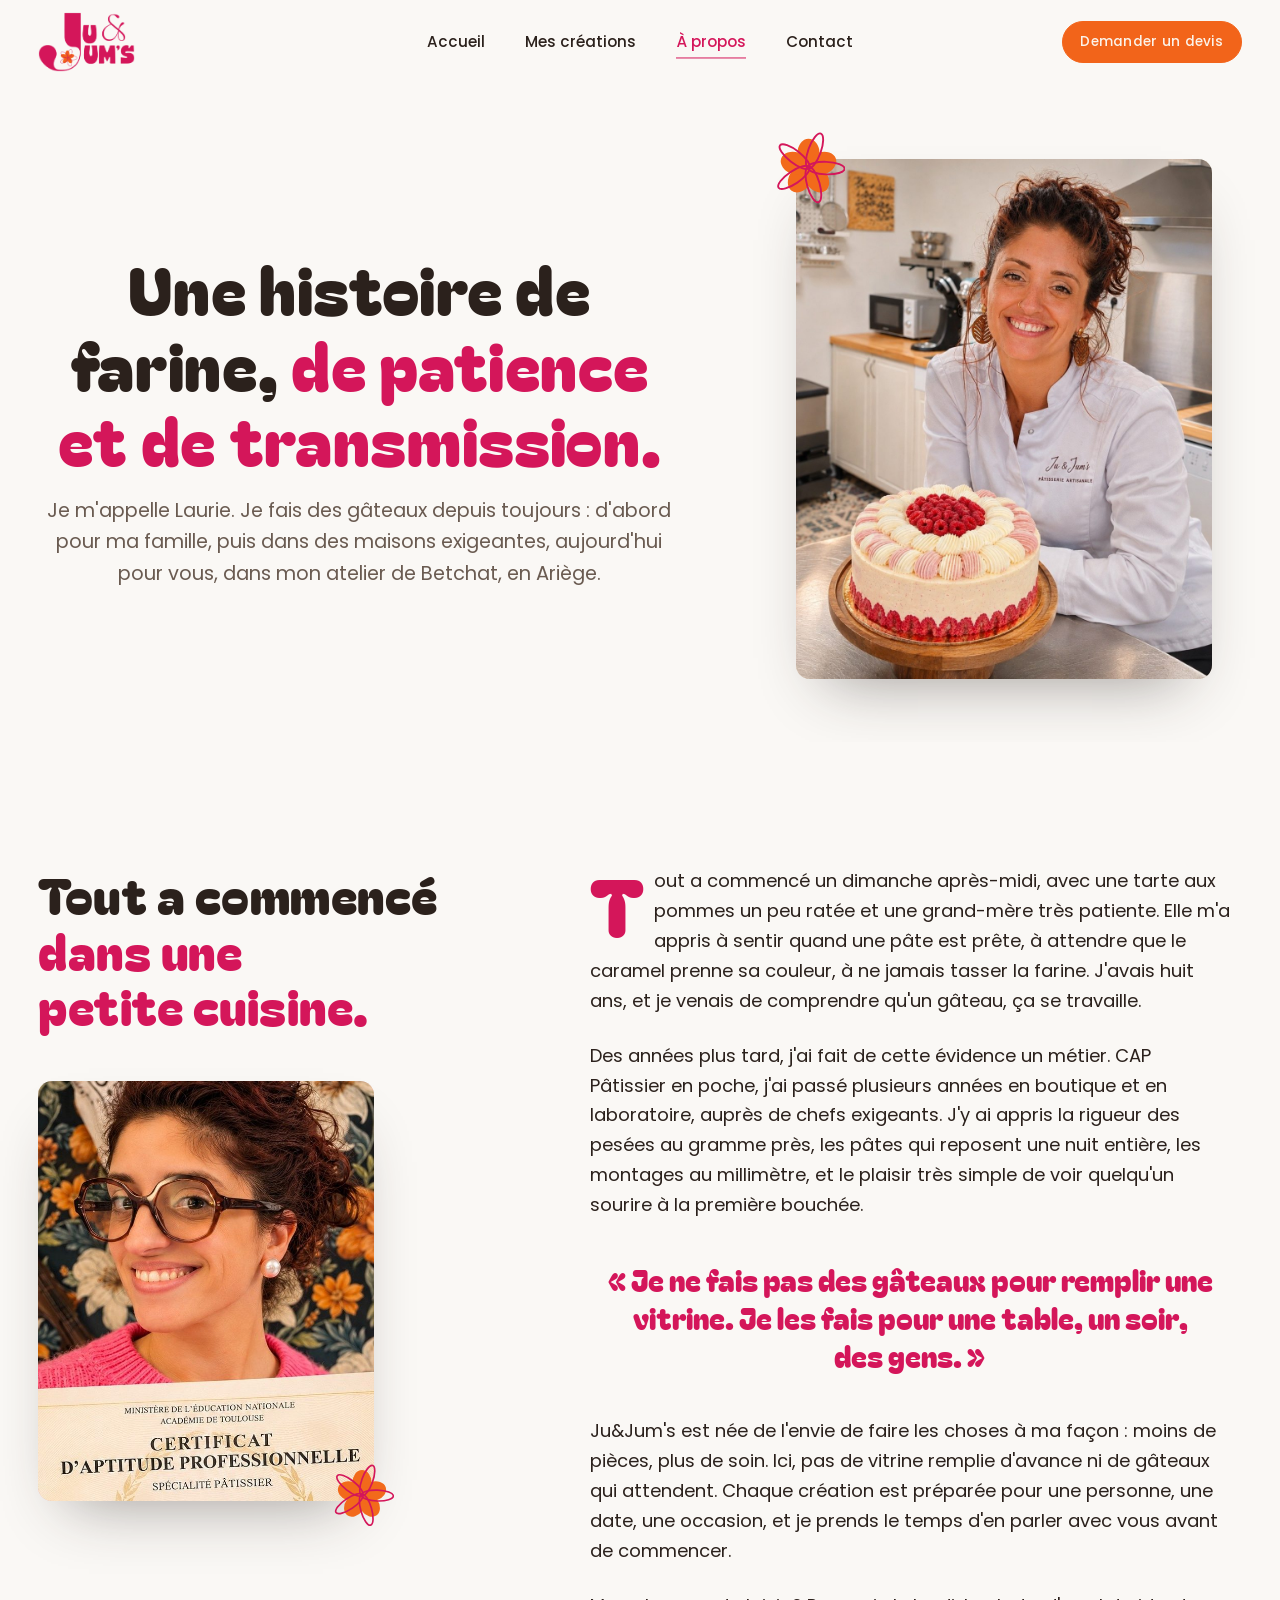
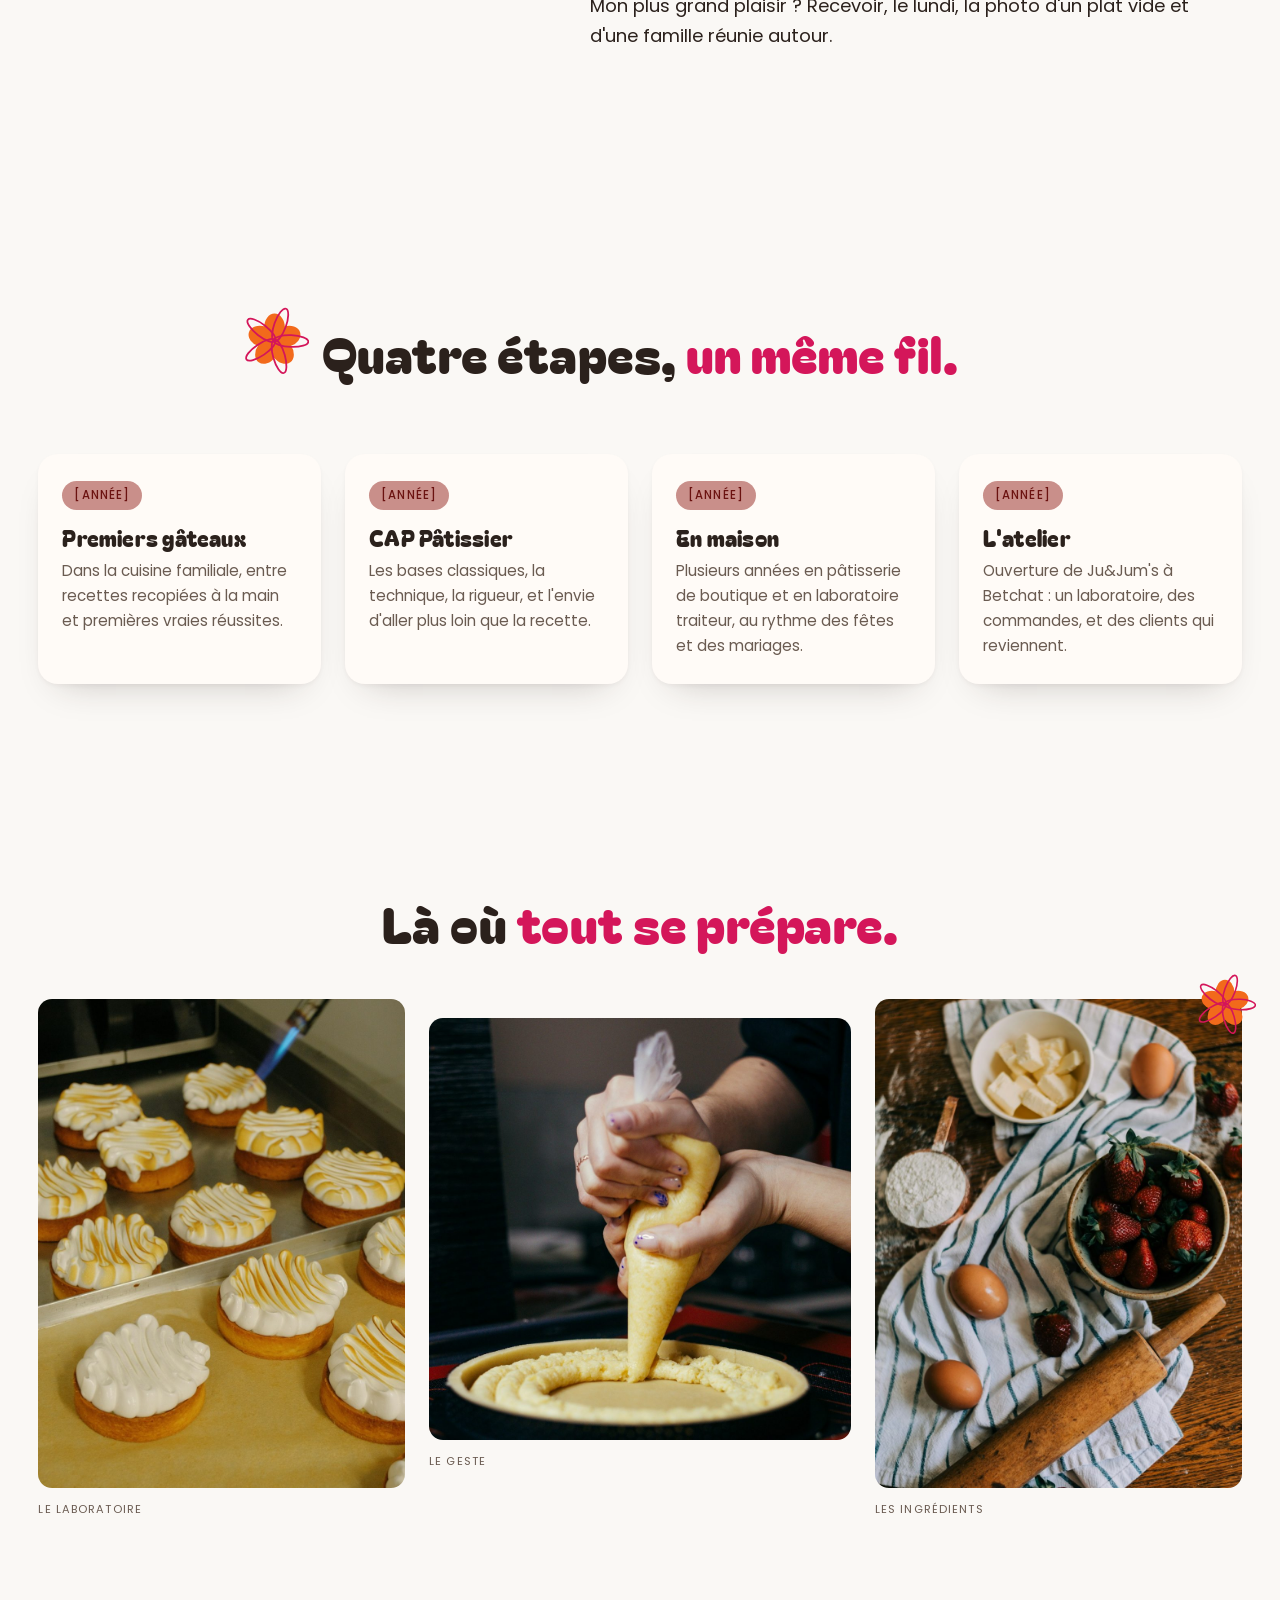
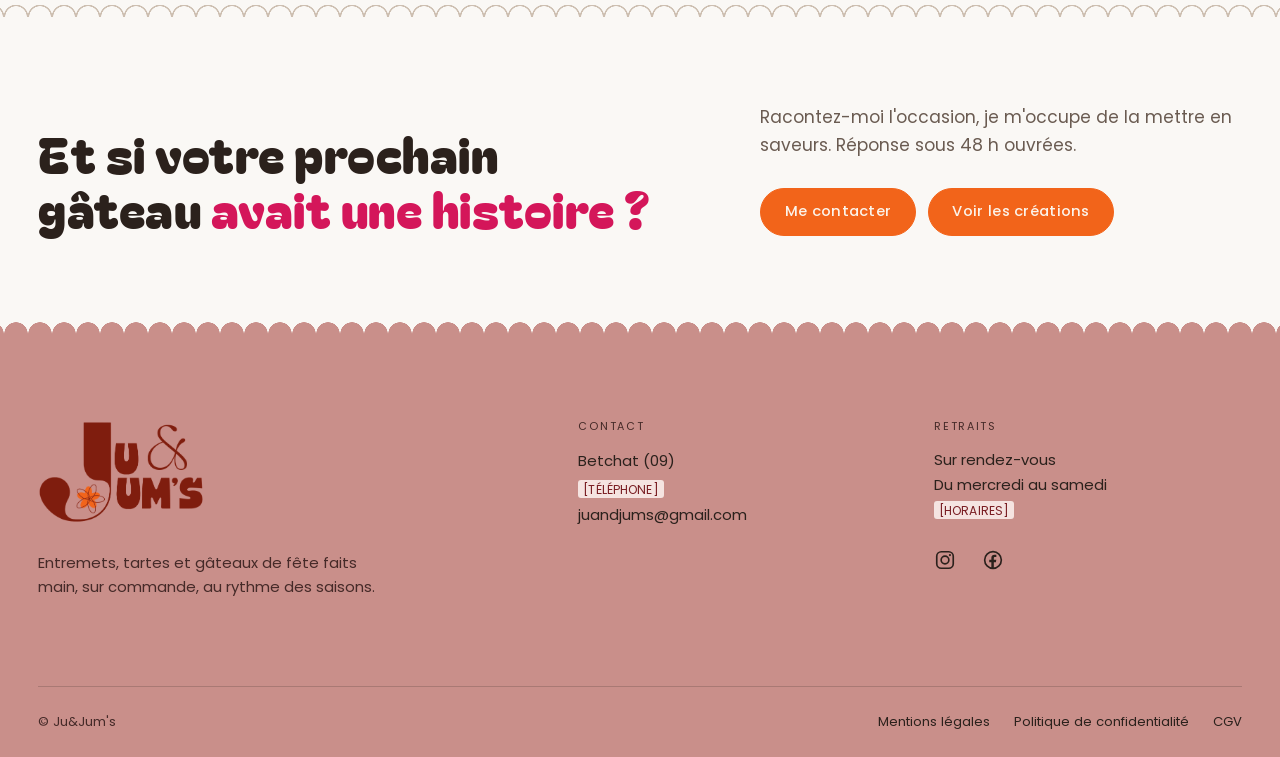
<file: a-propos.html>
<!doctype html>
<html lang="fr">
<head>
  <meta charset="utf-8">
  <meta name="viewport" content="width=device-width, initial-scale=1">
  <title>À propos — L'histoire de l'atelier | Ju&amp;Jum's</title>
  <meta name="description" content="Derrière Ju&amp;Jum's, un parcours d'artisan pâtissier, l'amour des produits de saison et une conviction : un gâteau se prépare pour quelqu'un, jamais à l'avance.">
  <link rel="canonical" href="https://www.votre-domaine.fr/a-propos.html">

  <meta property="og:type" content="website">
  <meta property="og:locale" content="fr_FR">
  <meta property="og:site_name" content="Ju&amp;Jum's">
  <meta property="og:title" content="À propos | Ju&amp;Jum's">
  <meta property="og:description" content="Un parcours d'artisan pâtissier, l'amour des produits de saison et des gâteaux préparés pour quelqu'un, jamais à l'avance.">
  <meta property="og:url" content="https://www.votre-domaine.fr/a-propos.html">
  <meta property="og:image" content="https://www.votre-domaine.fr/assets/images/og/og-image.jpg">
  <meta property="og:image:width" content="1200">
  <meta property="og:image:height" content="630">
  <meta property="og:image:alt" content="[ALT À COMPLÉTER] Une création de Ju&amp;Jum's">
  <meta name="twitter:card" content="summary_large_image">

  <meta name="theme-color" content="#faf8f5">
  <link rel="icon" href="assets/images/favicon-32.png" type="image/png" sizes="32x32">
  <link rel="icon" href="assets/images/favicon.png" type="image/png" sizes="192x192">
  <link rel="apple-touch-icon" href="assets/images/apple-touch-icon.png">

  <link rel="preconnect" href="https://fonts.googleapis.com">
  <link rel="preconnect" href="https://fonts.gstatic.com" crossorigin>
  <link rel="stylesheet" href="https://fonts.googleapis.com/css2?family=Lora:ital,wght@0,400..700;1,400..700&family=Poppins:ital,wght@0,300;0,400;0,500;0,600;1,400&family=Bagel+Fat+One&display=swap">
  <link rel="stylesheet" href="assets/css/style.css">
  <script>document.documentElement.classList.add('js');</script>
  <script src="assets/js/main.js" defer></script>
</head>
<body class="theme-accueil page-apropos">
  <a class="skip-link" href="#contenu">Aller au contenu</a>

  <header class="site-header" data-header>
    <div class="container site-header__inner">
      <a class="brand" href="index.html" data-brand>
        <!-- LOGO couleur : assets/images/logo/logo.png (si le fichier manque, le nom s'affiche en texte). -->
        <img class="brand__logo" src="assets/images/logo/logo.png" alt="Ju&amp;Jum's — accueil" width="471" height="292">
        <span class="brand__wordmark">Ju&amp;Jum's</span>
        <span class="brand__tagline">Pâtisserie artisanale</span>
      </a>

      <button class="nav-toggle" type="button" aria-expanded="false" aria-controls="site-nav" data-nav-toggle>
        <span class="nav-toggle__label">Menu</span>
        <span class="nav-toggle__icon" aria-hidden="true"><span></span><span></span></span>
      </button>

      <nav class="site-nav" id="site-nav" aria-label="Navigation principale" data-nav>
        <ul class="site-nav__list">
          <li><a href="index.html">Accueil</a></li>
          <li><a href="creations.html">Mes créations</a></li>
          <li><a href="a-propos.html" aria-current="page">À propos</a></li>
          <li><a href="contact.html">Contact</a></li>
        </ul>
        <div class="site-nav__foot">
          <a class="btn btn--small" href="contact.html">Demander un devis</a>
          <p class="site-nav__info">Sur commande uniquement · Retrait à Betchat (09)</p>
        </div>
      </nav>
    </div>
  </header>

  <main id="contenu">

    <!-- TEXTES : proposition de récit à adapter à votre véritable parcours. -->
    <section class="page-hero page-hero--split" aria-labelledby="page-title">
      <div class="container page-hero__inner">
        <div>
          <h1 id="page-title">Une histoire de farine, <em>de patience et de transmission.</em></h1>
          <p class="lead page-hero__lead">Je m'appelle Laurie. Je fais des gâteaux depuis toujours&nbsp;: d'abord pour ma famille, puis dans des maisons exigeantes, aujourd'hui pour vous, dans mon atelier de Betchat, en Ariège.</p>
        </div>
        <div class="page-hero__visual">
          <!-- IMAGE : assets/images/a-propos/portrait.jpg — portrait 4:5, 1000 × 1250 px
               Photo du compte @juandjums.patisserie (publication du 16 novembre 2026). -->
          <figure class="media media--portrait media--arch" data-tone="vanille">
            <img src="assets/images/a-propos/portrait.jpg" alt="Laurie, souriante, en veste Ju&amp;Jum's dans sa cuisine, à côté d'un gâteau à la crème couronné de framboises" width="1000" height="1250" fetchpriority="high">
          </figure>
        </div>
      </div>
    </section>

    <!-- ============ L'HISTOIRE ============ -->
    <section class="section" aria-labelledby="story-title">
      <div class="container story">
        <div class="story__aside">
          <h2 id="story-title">Tout a commencé <em>dans une petite cuisine.</em></h2>
          <!-- IMAGE : assets/images/a-propos/diplome-cap.jpg — 4:5, 664 × 830 px
               Photo du compte @juandjums.patisserie (publication du 10 novembre 2026), recadrée
               pour ne pas montrer le nom complet ni la date de naissance inscrits sur le diplôme. -->
          <figure class="media media--portrait story__photo" data-tone="framboise">
            <img src="assets/images/a-propos/diplome-cap.jpg" alt="Laurie, tout sourire, tenant son diplôme de CAP Pâtissier" width="664" height="830" loading="lazy">
          </figure>
        </div>
        <div class="story__body">
          <p class="dropcap">Tout a commencé un dimanche après-midi, avec une tarte aux pommes un peu ratée et une grand-mère très patiente. Elle m'a appris à sentir quand une pâte est prête, à attendre que le caramel prenne sa couleur, à ne jamais tasser la farine. J'avais huit ans, et je venais de comprendre qu'un gâteau, ça se travaille.</p>
          <p>Des années plus tard, j'ai fait de cette évidence un métier. CAP Pâtissier en poche, j'ai passé plusieurs années en boutique et en laboratoire, auprès de chefs exigeants. J'y ai appris la rigueur des pesées au gramme près, les pâtes qui reposent une nuit entière, les montages au millimètre, et le plaisir très simple de voir quelqu'un sourire à la première bouchée.</p>
          <blockquote class="pullquote">
            <p>«&nbsp;Je ne fais pas des gâteaux pour remplir une vitrine. Je les fais pour une table, un soir, des gens.&nbsp;»</p>
          </blockquote>
          <p>Ju&amp;Jum's est née de l'envie de faire les choses à ma façon&nbsp;: moins de pièces, plus de soin. Ici, pas de vitrine remplie d'avance ni de gâteaux qui attendent. Chaque création est préparée pour une personne, une date, une occasion, et je prends le temps d'en parler avec vous avant de commencer.</p>
          <p>Mon plus grand plaisir&nbsp;? Recevoir, le lundi, la photo d'un plat vide et d'une famille réunie autour.</p>
        </div>
      </div>
    </section>

    <!-- ============ PARCOURS ============ -->
    <section class="section section--tint" aria-labelledby="timeline-title">
      <div class="container">
        <div class="section-head">
          <h2 class="section-title" id="timeline-title">Quatre étapes, <em>un même fil.</em></h2>
        </div>
        <!-- À COMPLÉTER : remplacez [ANNÉE] et ajustez les étapes à votre parcours réel -->
        <ol class="timeline">
          <li class="timeline__item"><div class="reveal" style="--d:0">
            <span class="timeline__year">[ANNÉE]</span>
            <h3 class="timeline__title">Premiers gâteaux</h3>
            <p>Dans la cuisine familiale, entre recettes recopiées à la main et premières vraies réussites.</p>
          </div></li>
          <li class="timeline__item"><div class="reveal" style="--d:1">
            <span class="timeline__year">[ANNÉE]</span>
            <h3 class="timeline__title">CAP Pâtissier</h3>
            <p>Les bases classiques, la technique, la rigueur, et l'envie d'aller plus loin que la recette.</p>
          </div></li>
          <li class="timeline__item"><div class="reveal" style="--d:2">
            <span class="timeline__year">[ANNÉE]</span>
            <h3 class="timeline__title">En maison</h3>
            <p>Plusieurs années en pâtisserie de boutique et en laboratoire traiteur, au rythme des fêtes et des mariages.</p>
          </div></li>
          <li class="timeline__item"><div class="reveal" style="--d:3">
            <span class="timeline__year">[ANNÉE]</span>
            <h3 class="timeline__title">L'atelier</h3>
            <p>Ouverture de Ju&amp;Jum's à Betchat&nbsp;: un laboratoire, des commandes, et des clients qui reviennent.</p>
          </div></li>
        </ol>
      </div>
    </section>

    <!-- ============ L'ATELIER EN IMAGES ============ -->
    <section class="section section--tight" aria-labelledby="gallery-title">
      <div class="container">
        <div class="section-head">
          <h2 class="section-title" id="gallery-title">Là où <em>tout se prépare.</em></h2>
        </div>
        <div class="gallery">
          <figure class="gallery__item reveal" style="--d:0">
            <!-- IMAGE : assets/images/a-propos/atelier-laboratoire.jpg — 3:4, 900 × 1200 px
                 Photo provisoire : Vladyslav Tobolenko, via Unsplash (licence Unsplash), crédit dans les mentions légales. -->
            <div class="media media--tall" data-tone="caramel">
              <img src="assets/images/a-propos/atelier-laboratoire.jpg" alt="Tartelettes au citron meringuées, la meringue dorée au chalumeau, sur des plaques en laboratoire" width="900" height="1200" loading="lazy">
            </div>
            <figcaption class="caption">Le laboratoire</figcaption>
          </figure>
          <figure class="gallery__item reveal" style="--d:1">
            <!-- IMAGE : assets/images/a-propos/atelier-geste.jpg — carré 1:1, 1100 × 1100 px
                 Photo provisoire : Leonardo Cirimbelli, via Unsplash (licence Unsplash), crédit dans les mentions légales. -->
            <div class="media media--square" data-tone="griotte">
              <img src="assets/images/a-propos/atelier-geste.jpg" alt="Mains garnissant un fond de tarte de crème à la poche" width="1100" height="1100" loading="lazy">
            </div>
            <figcaption class="caption">Le geste</figcaption>
          </figure>
          <figure class="gallery__item reveal" style="--d:2">
            <!-- IMAGE : assets/images/a-propos/atelier-ingredients.jpg — 3:4, 900 × 1200 px
                 Photo provisoire : Lauren Gray, via Unsplash (licence Unsplash), crédit dans les mentions légales. -->
            <div class="media media--tall" data-tone="poire">
              <img src="assets/images/a-propos/atelier-ingredients.jpg" alt="Farine, œufs, beurre et fraises fraîches sur un torchon rayé, à côté d'un rouleau à pâtisserie" width="900" height="1200" loading="lazy">
            </div>
            <figcaption class="caption">Les ingrédients</figcaption>
          </figure>
        </div>
      </div>
    </section>

    <!-- ============ APPEL À L'ACTION ============ -->
    <section class="cta-band" aria-labelledby="cta-title">
      <div class="container cta-band__inner">
        <div>
          <h2 id="cta-title">Et si votre prochain gâteau <em>avait une histoire&nbsp;?</em></h2>
        </div>
        <div>
          <p>Racontez-moi l'occasion, je m'occupe de la mettre en saveurs. Réponse sous 48&nbsp;h ouvrées.</p>
          <div class="cta-band__actions">
            <a class="btn" href="contact.html">Me contacter</a>
            <a class="btn btn--ghost" href="creations.html">Voir les créations</a>
          </div>
        </div>
      </div>
    </section>

  </main>

  <footer class="site-footer">
    <div class="container">
      <div class="site-footer__top">
        <div class="site-footer__brand">
          <a class="brand brand--footer" href="index.html" data-brand>
            <!-- LOGO bordeaux (pied de page rose) : assets/images/logo/logo-footer.png -->
            <img class="brand__logo" src="assets/images/logo/logo-footer.png" alt="Ju&amp;Jum's — accueil" width="471" height="292">
            <span class="brand__wordmark">Ju&amp;Jum's</span>
            <span class="brand__tagline">Pâtisserie artisanale</span>
          </a>
          <p class="site-footer__pitch">Entremets, tartes et gâteaux de fête faits main, sur commande, au rythme des saisons.</p>
        </div>
        <div>
          <h2 class="footer-title">Contact</h2>
          <address>
            Betchat (09)<br>
            <a href="tel:+33000000000"><span class="todo">[TÉLÉPHONE]</span></a><br>
            <a href="mailto:juandjums@gmail.com">juandjums@gmail.com</a>
          </address>
        </div>
        <div>
          <h2 class="footer-title">Retraits</h2>
          <p>Sur rendez-vous<br>Du mercredi au samedi<br><span class="todo">[HORAIRES]</span></p>
          <!-- Réseaux sociaux : icônes Instagram et Facebook -->
          <ul class="social">
            <li><a class="social__link" href="https://www.instagram.com/juandjums.patisserie/" target="_blank" rel="noopener" aria-label="Instagram de Ju&amp;Jum's (nouvel onglet)"><svg class="social__icon" viewBox="0 0 24 24" width="22" height="22" aria-hidden="true" focusable="false"><rect x="3" y="3" width="18" height="18" rx="5" fill="none" stroke="currentColor" stroke-width="1.8"/><circle cx="12" cy="12" r="4.2" fill="none" stroke="currentColor" stroke-width="1.8"/><circle cx="17.4" cy="6.6" r="1.2" fill="currentColor"/></svg></a></li>
            <!-- FACEBOOK : remplacez # par l'adresse de la page Facebook -->
            <li><a class="social__link" href="#" aria-label="Facebook de Ju&amp;Jum's"><svg class="social__icon" viewBox="0 0 24 24" width="22" height="22" aria-hidden="true" focusable="false"><circle cx="12" cy="12" r="9.1" fill="none" stroke="currentColor" stroke-width="1.8"/><path d="M12.9 21v-6.6h2.3l.35-2.7H12.9v-1.7c0-.8.22-1.3 1.35-1.3h1.4V6.3c-.25-.03-1.1-.1-2.05-.1-2.03 0-3.4 1.23-3.4 3.5v2h-2.3v2.7h2.3V21z" fill="currentColor"/></svg></a></li>
          </ul>
        </div>
      </div>
      <div class="site-footer__bottom">
        <p>© Ju&amp;Jum's</p>
        <ul class="legal-links">
          <li><a href="mentions-legales.html">Mentions légales</a></li>
          <li><a href="confidentialite.html">Politique de confidentialité</a></li>
          <li><a href="cgv.html">CGV</a></li>
          <li hidden data-cookie-manage><button type="button" class="link-button">Gérer les cookies</button></li>
        </ul>
      </div>
    </div>
  </footer>
</body>
</html>
</file>
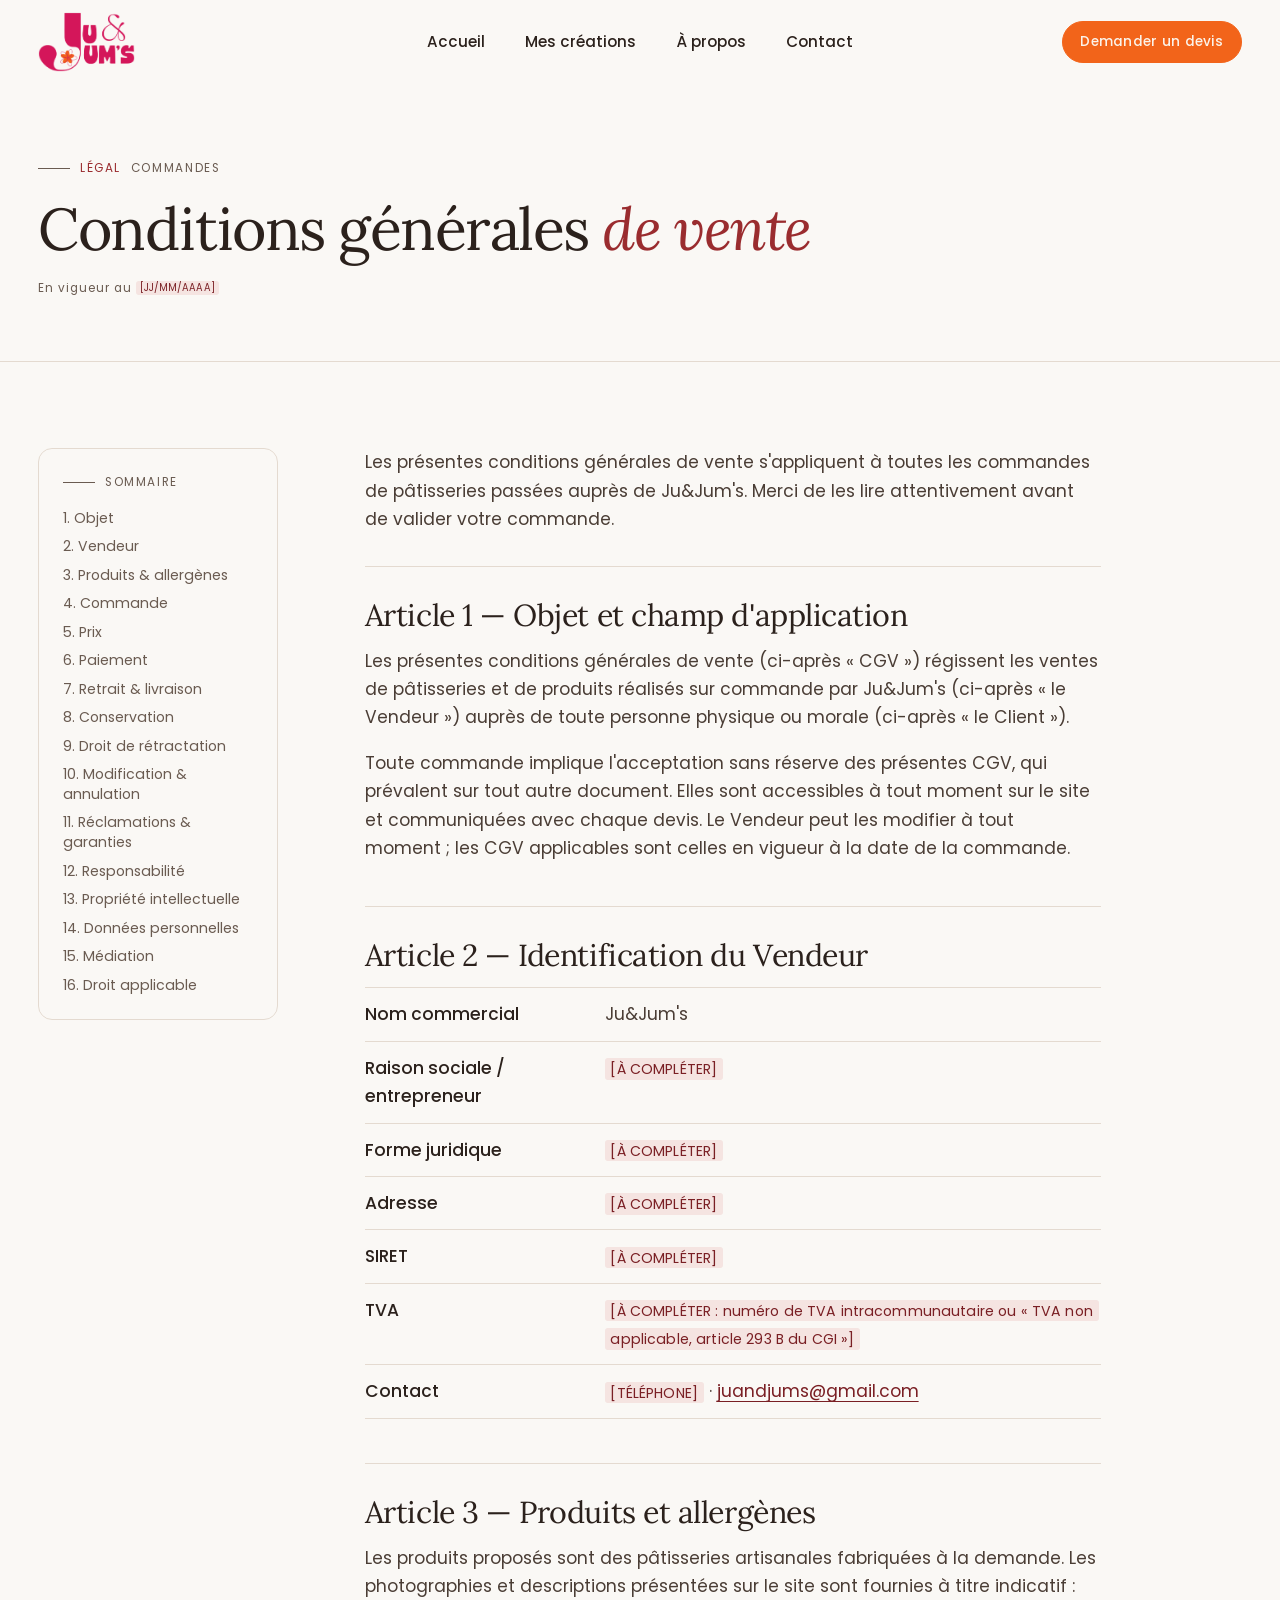
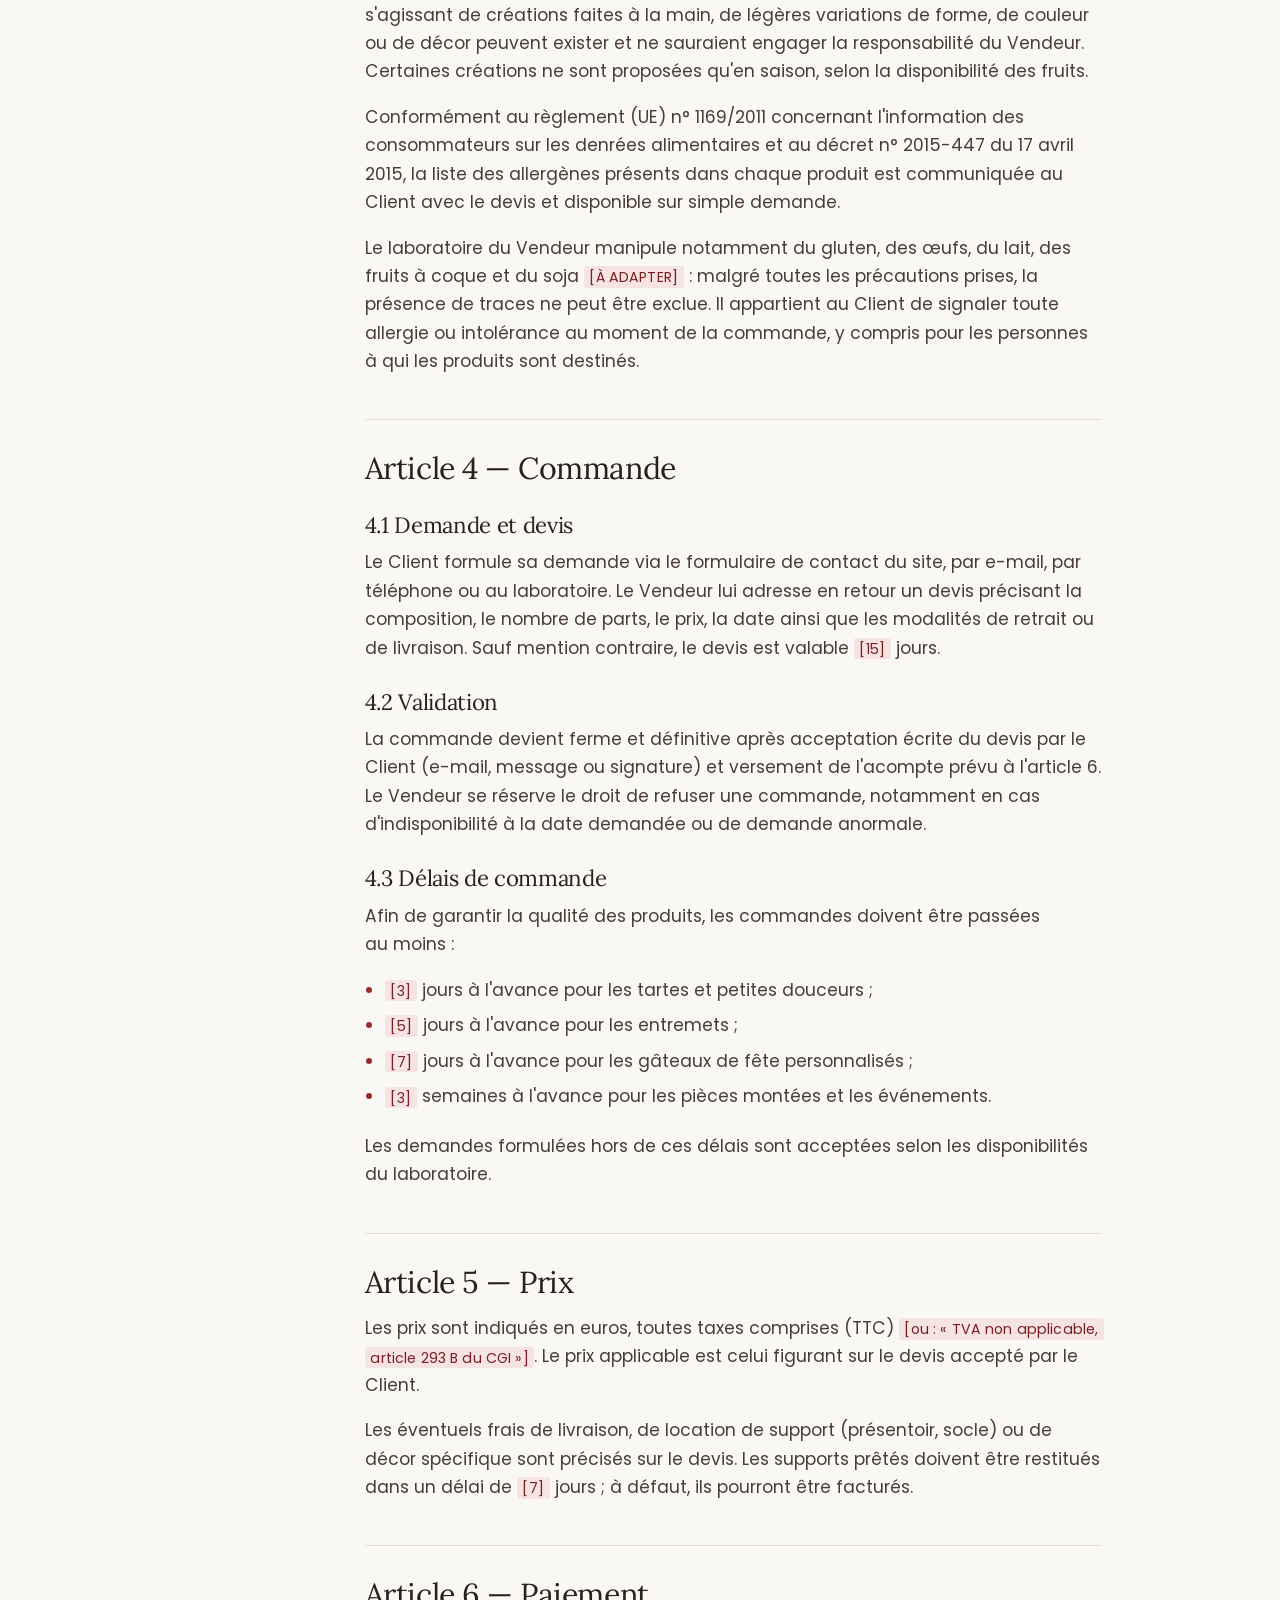
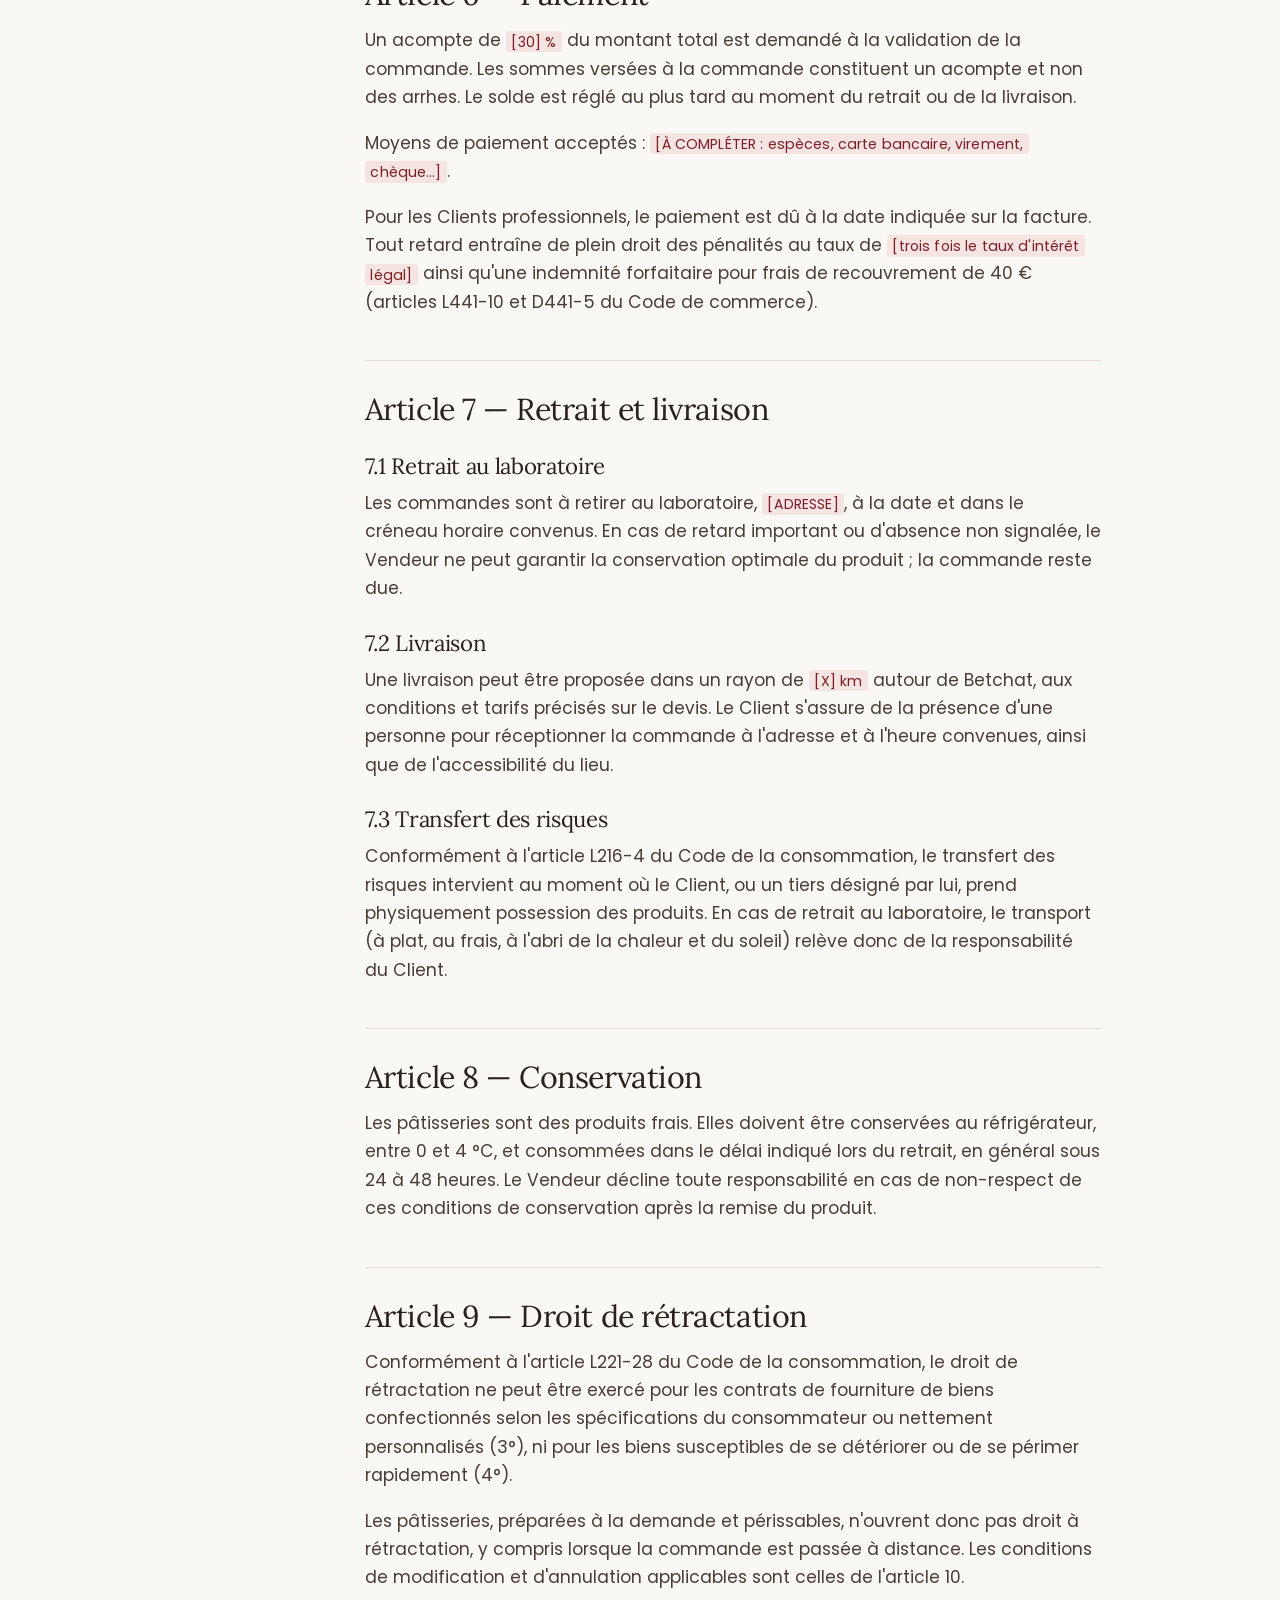
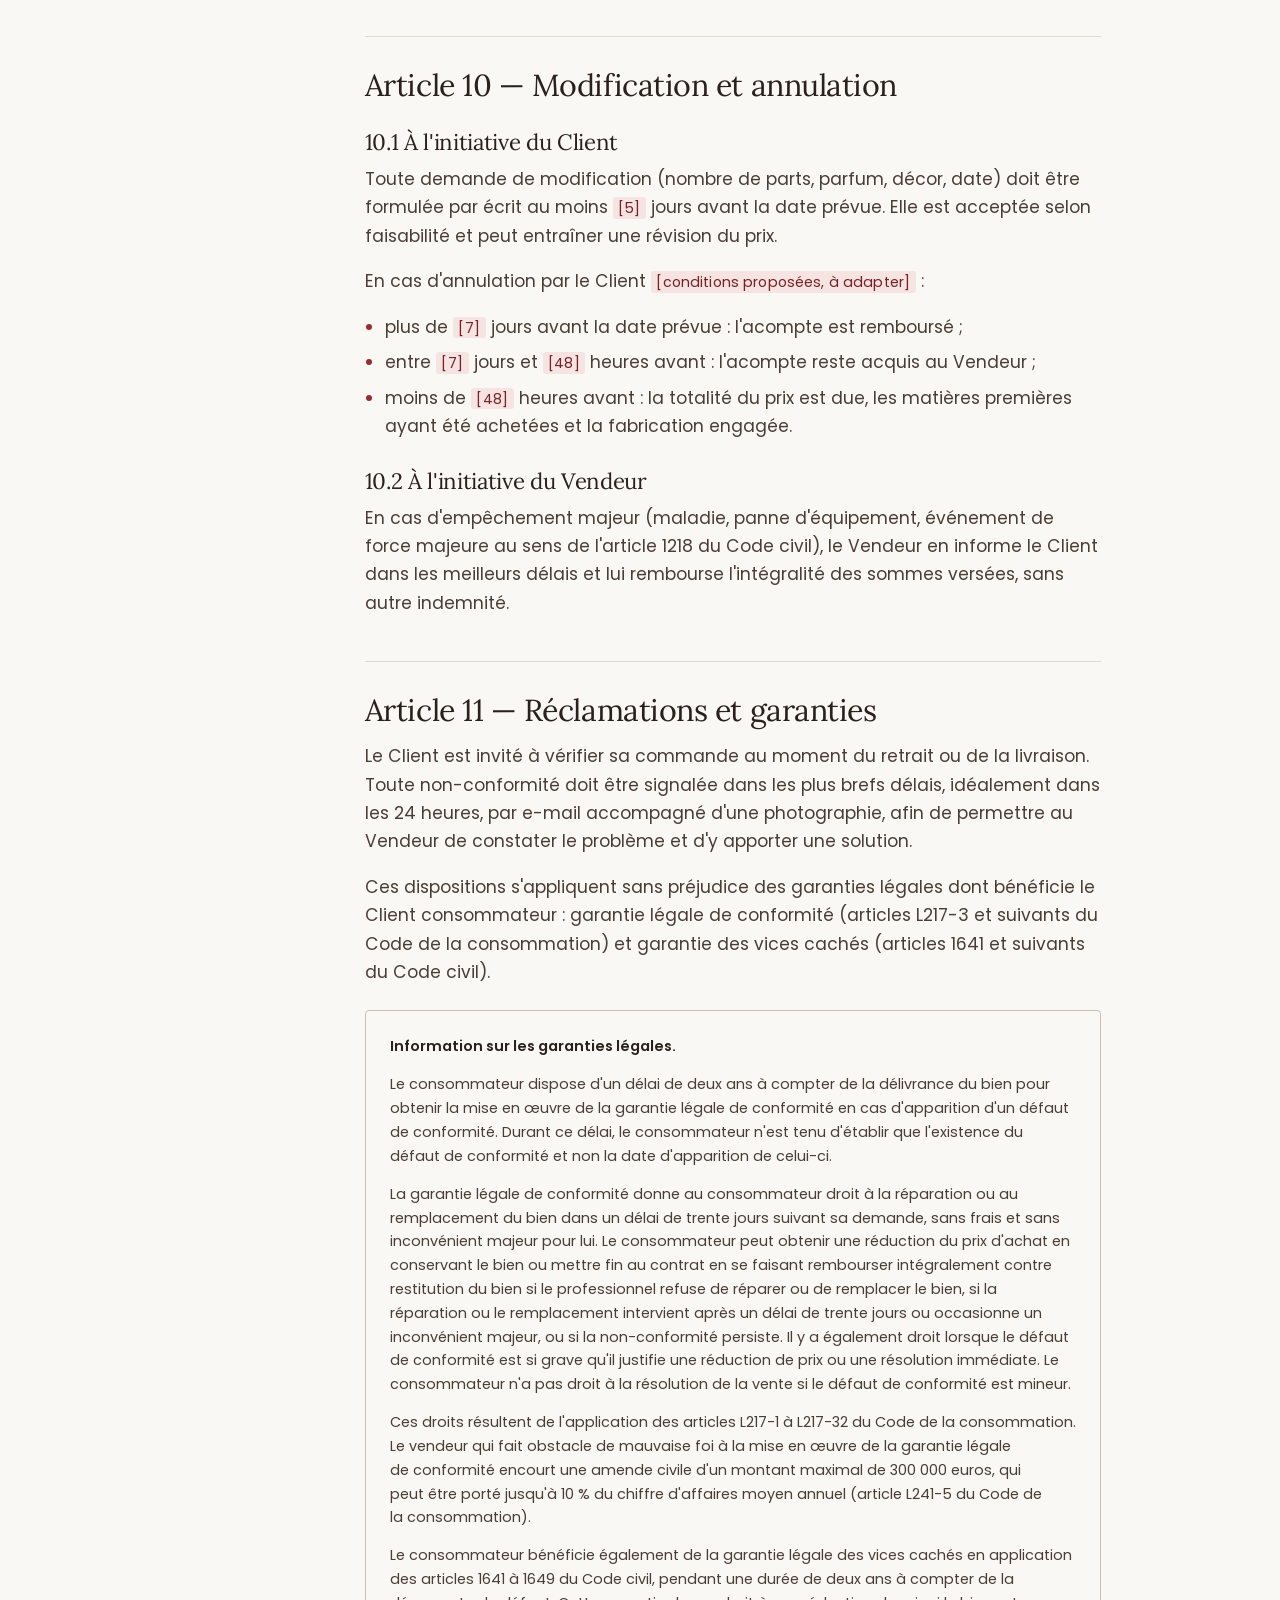
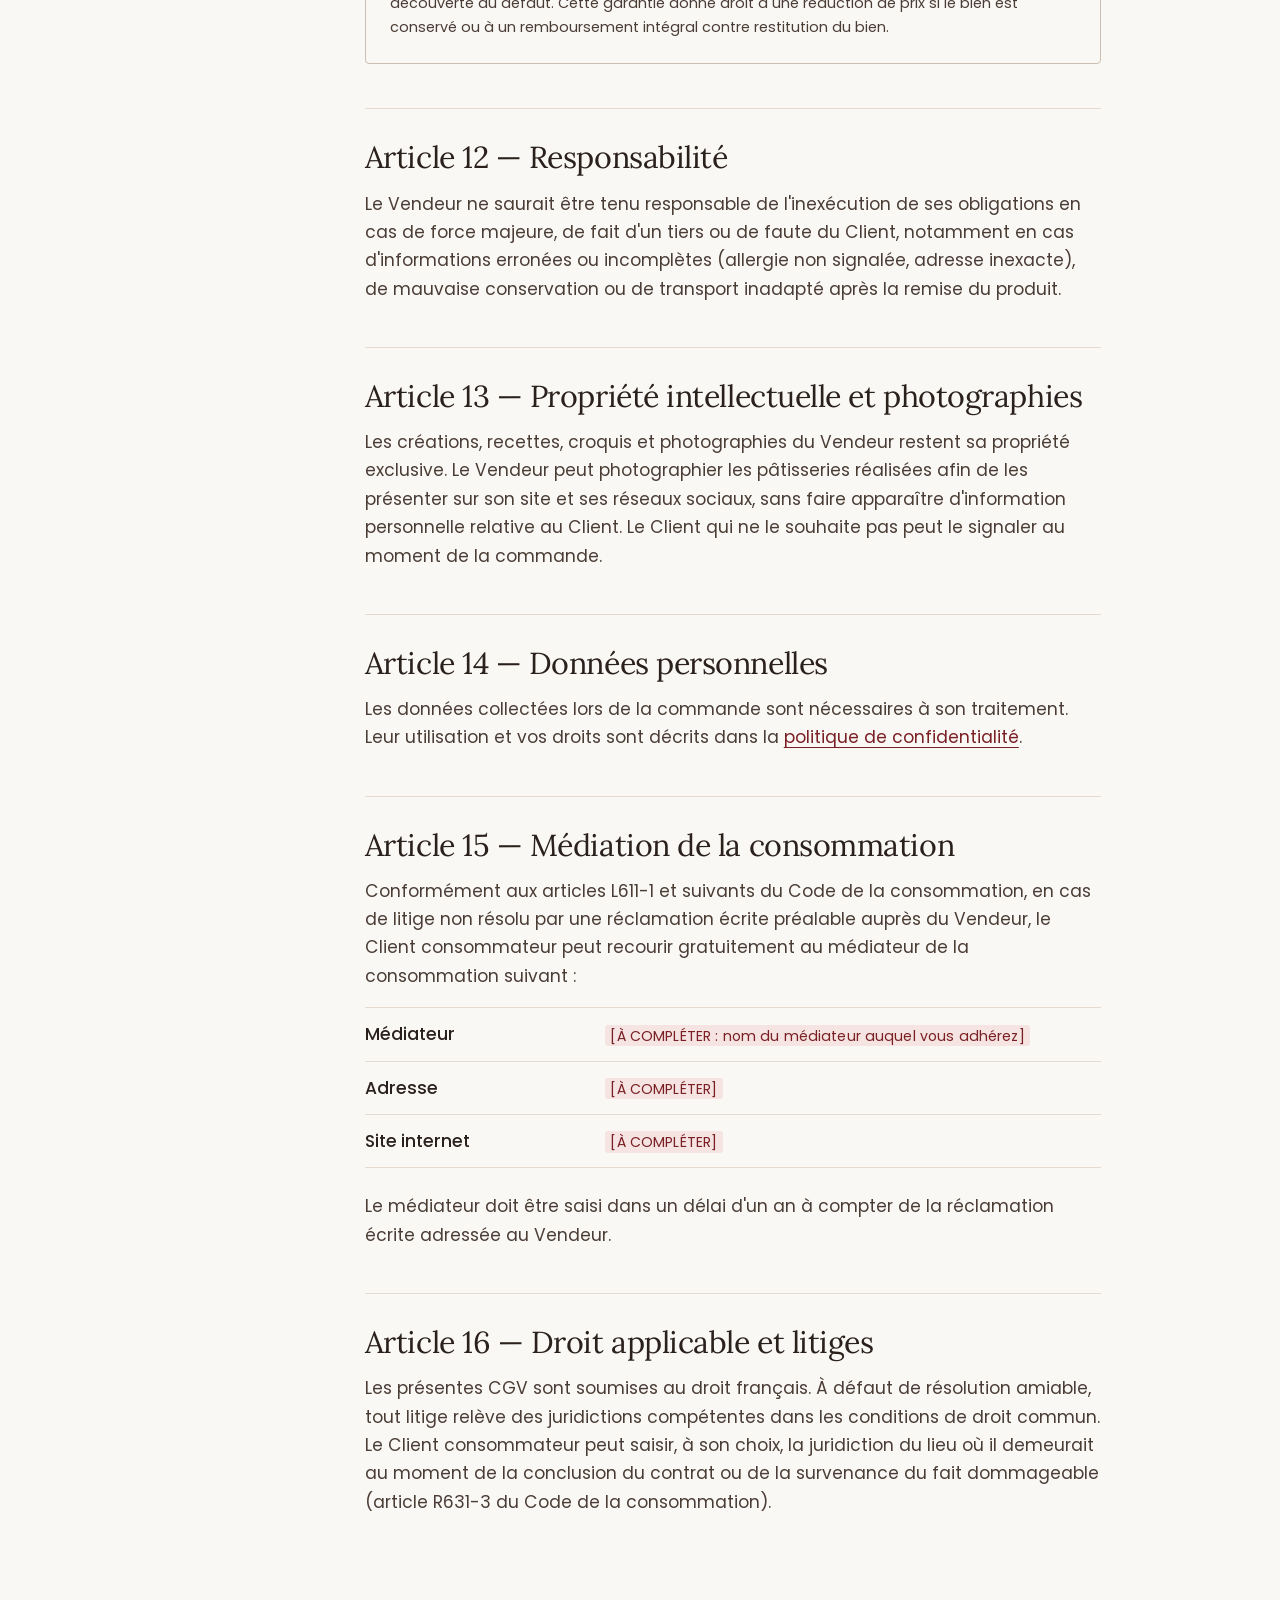
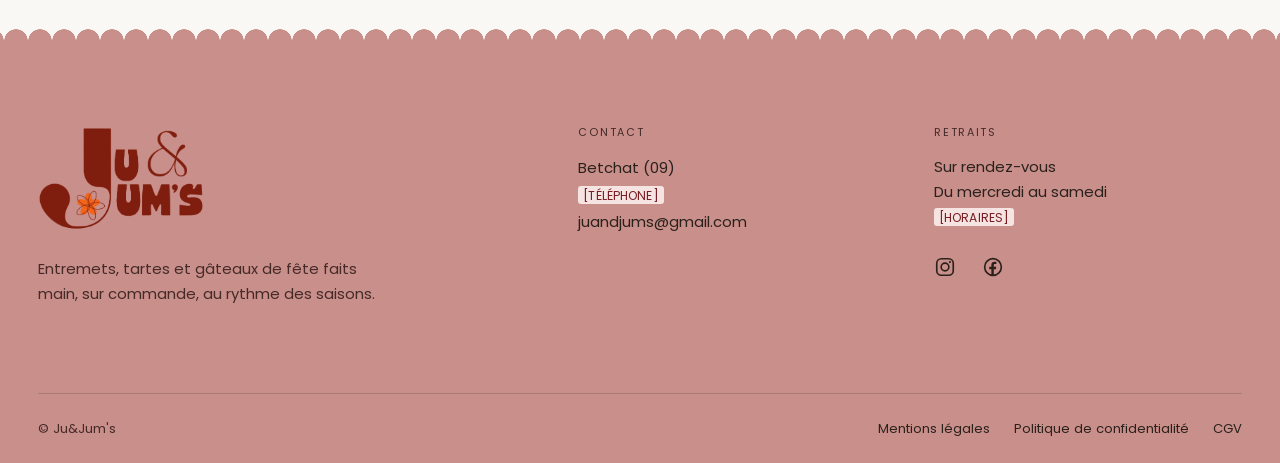
<file: cgv.html>
<!doctype html>
<html lang="fr">
<head>
  <meta charset="utf-8">
  <meta name="viewport" content="width=device-width, initial-scale=1">
  <title>Conditions générales de vente | Ju&amp;Jum's</title>
  <meta name="description" content="Conditions générales de vente de Ju&amp;Jum's : commande, devis, prix, acompte, retrait, livraison, conservation et annulation des pâtisseries sur commande.">
  <link rel="canonical" href="https://www.votre-domaine.fr/cgv.html">

  <meta property="og:type" content="website">
  <meta property="og:locale" content="fr_FR">
  <meta property="og:site_name" content="Ju&amp;Jum's">
  <meta property="og:title" content="Conditions générales de vente | Ju&amp;Jum's">
  <meta property="og:description" content="Commande, devis, prix, retrait, conservation et annulation des pâtisseries sur commande.">
  <meta property="og:url" content="https://www.votre-domaine.fr/cgv.html">
  <meta property="og:image" content="https://www.votre-domaine.fr/assets/images/og/og-image.jpg">
  <meta name="twitter:card" content="summary_large_image">

  <meta name="theme-color" content="#faf8f5">
  <link rel="icon" href="assets/images/favicon-32.png" type="image/png" sizes="32x32">
  <link rel="icon" href="assets/images/favicon.png" type="image/png" sizes="192x192">
  <link rel="apple-touch-icon" href="assets/images/apple-touch-icon.png">

  <link rel="preconnect" href="https://fonts.googleapis.com">
  <link rel="preconnect" href="https://fonts.gstatic.com" crossorigin>
  <link rel="stylesheet" href="https://fonts.googleapis.com/css2?family=Lora:ital,wght@0,400..700;1,400..700&family=Poppins:ital,wght@0,300;0,400;0,500;0,600;1,400&display=swap">
  <link rel="stylesheet" href="assets/css/style.css">
  <script>document.documentElement.classList.add('js');</script>
  <script src="assets/js/main.js" defer></script>
</head>
<body>
  <a class="skip-link" href="#contenu">Aller au contenu</a>

  <header class="site-header" data-header>
    <div class="container site-header__inner">
      <a class="brand" href="index.html" data-brand>
        <!-- LOGO couleur : assets/images/logo/logo.png (si le fichier manque, le nom s'affiche en texte). -->
        <img class="brand__logo" src="assets/images/logo/logo.png" alt="Ju&amp;Jum's — accueil" width="471" height="292">
        <span class="brand__wordmark">Ju&amp;Jum's</span>
        <span class="brand__tagline">Pâtisserie artisanale</span>
      </a>

      <button class="nav-toggle" type="button" aria-expanded="false" aria-controls="site-nav" data-nav-toggle>
        <span class="nav-toggle__label">Menu</span>
        <span class="nav-toggle__icon" aria-hidden="true"><span></span><span></span></span>
      </button>

      <nav class="site-nav" id="site-nav" aria-label="Navigation principale" data-nav>
        <ul class="site-nav__list">
          <li><a href="index.html">Accueil</a></li>
          <li><a href="creations.html">Mes créations</a></li>
          <li><a href="a-propos.html">À propos</a></li>
          <li><a href="contact.html">Contact</a></li>
        </ul>
        <div class="site-nav__foot">
          <a class="btn btn--small" href="contact.html">Demander un devis</a>
          <p class="site-nav__info">Sur commande uniquement · Retrait à Betchat (09)</p>
        </div>
      </nav>
    </div>
  </header>

  <main id="contenu">

    <section class="page-hero page-hero--legal" aria-labelledby="page-title">
      <div class="container page-hero__inner">
        <p class="eyebrow"><span class="eyebrow__num">Légal</span> Commandes</p>
        <h1 id="page-title">Conditions générales <em>de vente</em></h1>
        <p class="page-hero__date">En vigueur au <span class="todo">[JJ/MM/AAAA]</span></p>
      </div>
    </section>

    <div class="container legal">
      <nav class="legal__toc" aria-label="Sommaire de la page">
        <p class="eyebrow">Sommaire</p>
        <ol>
          <li><a href="#art1">1. Objet</a></li>
          <li><a href="#art2">2. Vendeur</a></li>
          <li><a href="#art3">3. Produits &amp; allergènes</a></li>
          <li><a href="#art4">4. Commande</a></li>
          <li><a href="#art5">5. Prix</a></li>
          <li><a href="#art6">6. Paiement</a></li>
          <li><a href="#art7">7. Retrait &amp; livraison</a></li>
          <li><a href="#art8">8. Conservation</a></li>
          <li><a href="#art9">9. Droit de rétractation</a></li>
          <li><a href="#art10">10. Modification &amp; annulation</a></li>
          <li><a href="#art11">11. Réclamations &amp; garanties</a></li>
          <li><a href="#art12">12. Responsabilité</a></li>
          <li><a href="#art13">13. Propriété intellectuelle</a></li>
          <li><a href="#art14">14. Données personnelles</a></li>
          <li><a href="#art15">15. Médiation</a></li>
          <li><a href="#art16">16. Droit applicable</a></li>
        </ol>
      </nav>

      <!-- À FAIRE RELIRE : ces CGV sont une base de travail. Les valeurs entre crochets
           (délais, acompte, conditions d'annulation) sont des propositions à adapter. -->
      <article class="prose">
        <p class="prose__intro">Les présentes conditions générales de vente s'appliquent à toutes les commandes de pâtisseries passées auprès de Ju&amp;Jum's. Merci de les lire attentivement avant de valider votre commande.</p>

        <h2 id="art1">Article 1 — Objet et champ d'application</h2>
        <p>Les présentes conditions générales de vente (ci-après «&nbsp;CGV&nbsp;») régissent les ventes de pâtisseries et de produits réalisés sur commande par Ju&amp;Jum's (ci-après «&nbsp;le Vendeur&nbsp;») auprès de toute personne physique ou morale (ci-après «&nbsp;le Client&nbsp;»).</p>
        <p>Toute commande implique l'acceptation sans réserve des présentes CGV, qui prévalent sur tout autre document. Elles sont accessibles à tout moment sur le site et communiquées avec chaque devis. Le Vendeur peut les modifier à tout moment&nbsp;; les CGV applicables sont celles en vigueur à la date de la commande.</p>

        <h2 id="art2">Article 2 — Identification du Vendeur</h2>
        <dl>
          <div><dt>Nom commercial</dt><dd>Ju&amp;Jum's</dd></div>
          <div><dt>Raison sociale / entrepreneur</dt><dd><span class="todo">[À COMPLÉTER]</span></dd></div>
          <div><dt>Forme juridique</dt><dd><span class="todo">[À COMPLÉTER]</span></dd></div>
          <div><dt>Adresse</dt><dd><span class="todo">[À COMPLÉTER]</span></dd></div>
          <div><dt>SIRET</dt><dd><span class="todo">[À COMPLÉTER]</span></dd></div>
          <div><dt>TVA</dt><dd><span class="todo">[À COMPLÉTER : numéro de TVA intracommunautaire ou « TVA non applicable, article 293 B du CGI »]</span></dd></div>
          <div><dt>Contact</dt><dd><span class="todo">[TÉLÉPHONE]</span> · <a href="mailto:juandjums@gmail.com">juandjums@gmail.com</a></dd></div>
        </dl>

        <h2 id="art3">Article 3 — Produits et allergènes</h2>
        <p>Les produits proposés sont des pâtisseries artisanales fabriquées à la demande. Les photographies et descriptions présentées sur le site sont fournies à titre indicatif&nbsp;: s'agissant de créations faites à la main, de légères variations de forme, de couleur ou de décor peuvent exister et ne sauraient engager la responsabilité du Vendeur. Certaines créations ne sont proposées qu'en saison, selon la disponibilité des fruits.</p>
        <p>Conformément au règlement (UE) n° 1169/2011 concernant l'information des consommateurs sur les denrées alimentaires et au décret n° 2015-447 du 17 avril 2015, la liste des allergènes présents dans chaque produit est communiquée au Client avec le devis et disponible sur simple demande.</p>
        <p>Le laboratoire du Vendeur manipule notamment du gluten, des œufs, du lait, des fruits à coque et du soja <span class="todo">[À ADAPTER]</span>&nbsp;: malgré toutes les précautions prises, la présence de traces ne peut être exclue. Il appartient au Client de signaler toute allergie ou intolérance au moment de la commande, y compris pour les personnes à qui les produits sont destinés.</p>

        <h2 id="art4">Article 4 — Commande</h2>
        <h3>4.1 Demande et devis</h3>
        <p>Le Client formule sa demande via le formulaire de contact du site, par e-mail, par téléphone ou au laboratoire. Le Vendeur lui adresse en retour un devis précisant la composition, le nombre de parts, le prix, la date ainsi que les modalités de retrait ou de livraison. Sauf mention contraire, le devis est valable <span class="todo">[15]</span> jours.</p>
        <h3>4.2 Validation</h3>
        <p>La commande devient ferme et définitive après acceptation écrite du devis par le Client (e-mail, message ou signature) et versement de l'acompte prévu à l'article 6. Le Vendeur se réserve le droit de refuser une commande, notamment en cas d'indisponibilité à la date demandée ou de demande anormale.</p>
        <h3>4.3 Délais de commande</h3>
        <p>Afin de garantir la qualité des produits, les commandes doivent être passées au moins&nbsp;:</p>
        <ul>
          <li><span class="todo">[3]</span> jours à l'avance pour les tartes et petites douceurs&nbsp;;</li>
          <li><span class="todo">[5]</span> jours à l'avance pour les entremets&nbsp;;</li>
          <li><span class="todo">[7]</span> jours à l'avance pour les gâteaux de fête personnalisés&nbsp;;</li>
          <li><span class="todo">[3]</span> semaines à l'avance pour les pièces montées et les événements.</li>
        </ul>
        <p>Les demandes formulées hors de ces délais sont acceptées selon les disponibilités du laboratoire.</p>

        <h2 id="art5">Article 5 — Prix</h2>
        <p>Les prix sont indiqués en euros, toutes taxes comprises (TTC) <span class="todo">[ou : « TVA non applicable, article 293 B du CGI »]</span>. Le prix applicable est celui figurant sur le devis accepté par le Client.</p>
        <p>Les éventuels frais de livraison, de location de support (présentoir, socle) ou de décor spécifique sont précisés sur le devis. Les supports prêtés doivent être restitués dans un délai de <span class="todo">[7]</span> jours&nbsp;; à défaut, ils pourront être facturés.</p>

        <h2 id="art6">Article 6 — Paiement</h2>
        <p>Un acompte de <span class="todo">[30]&nbsp;%</span> du montant total est demandé à la validation de la commande. Les sommes versées à la commande constituent un acompte et non des arrhes. Le solde est réglé au plus tard au moment du retrait ou de la livraison.</p>
        <p>Moyens de paiement acceptés&nbsp;: <span class="todo">[À COMPLÉTER : espèces, carte bancaire, virement, chèque…]</span>.</p>
        <p>Pour les Clients professionnels, le paiement est dû à la date indiquée sur la facture. Tout retard entraîne de plein droit des pénalités au taux de <span class="todo">[trois fois le taux d'intérêt légal]</span> ainsi qu'une indemnité forfaitaire pour frais de recouvrement de 40&nbsp;€ (articles L441-10 et D441-5 du Code de commerce).</p>

        <h2 id="art7">Article 7 — Retrait et livraison</h2>
        <h3>7.1 Retrait au laboratoire</h3>
        <p>Les commandes sont à retirer au laboratoire, <span class="todo">[ADRESSE]</span>, à la date et dans le créneau horaire convenus. En cas de retard important ou d'absence non signalée, le Vendeur ne peut garantir la conservation optimale du produit&nbsp;; la commande reste due.</p>
        <h3>7.2 Livraison</h3>
        <p>Une livraison peut être proposée dans un rayon de <span class="todo">[X] km</span> autour de Betchat, aux conditions et tarifs précisés sur le devis. Le Client s'assure de la présence d'une personne pour réceptionner la commande à l'adresse et à l'heure convenues, ainsi que de l'accessibilité du lieu.</p>
        <h3>7.3 Transfert des risques</h3>
        <p>Conformément à l'article L216-4 du Code de la consommation, le transfert des risques intervient au moment où le Client, ou un tiers désigné par lui, prend physiquement possession des produits. En cas de retrait au laboratoire, le transport (à plat, au frais, à l'abri de la chaleur et du soleil) relève donc de la responsabilité du Client.</p>

        <h2 id="art8">Article 8 — Conservation</h2>
        <p>Les pâtisseries sont des produits frais. Elles doivent être conservées au réfrigérateur, entre 0 et 4&nbsp;°C, et consommées dans le délai indiqué lors du retrait, en général sous 24 à 48&nbsp;heures. Le Vendeur décline toute responsabilité en cas de non-respect de ces conditions de conservation après la remise du produit.</p>

        <h2 id="art9">Article 9 — Droit de rétractation</h2>
        <p>Conformément à l'article L221-28 du Code de la consommation, le droit de rétractation ne peut être exercé pour les contrats de fourniture de biens confectionnés selon les spécifications du consommateur ou nettement personnalisés (3°), ni pour les biens susceptibles de se détériorer ou de se périmer rapidement (4°).</p>
        <p>Les pâtisseries, préparées à la demande et périssables, n'ouvrent donc pas droit à rétractation, y compris lorsque la commande est passée à distance. Les conditions de modification et d'annulation applicables sont celles de l'article 10.</p>

        <h2 id="art10">Article 10 — Modification et annulation</h2>
        <h3>10.1 À l'initiative du Client</h3>
        <p>Toute demande de modification (nombre de parts, parfum, décor, date) doit être formulée par écrit au moins <span class="todo">[5]</span> jours avant la date prévue. Elle est acceptée selon faisabilité et peut entraîner une révision du prix.</p>
        <p>En cas d'annulation par le Client <span class="todo">[conditions proposées, à adapter]</span>&nbsp;:</p>
        <ul>
          <li>plus de <span class="todo">[7]</span> jours avant la date prévue&nbsp;: l'acompte est remboursé&nbsp;;</li>
          <li>entre <span class="todo">[7]</span> jours et <span class="todo">[48]</span> heures avant&nbsp;: l'acompte reste acquis au Vendeur&nbsp;;</li>
          <li>moins de <span class="todo">[48]</span> heures avant&nbsp;: la totalité du prix est due, les matières premières ayant été achetées et la fabrication engagée.</li>
        </ul>
        <h3>10.2 À l'initiative du Vendeur</h3>
        <p>En cas d'empêchement majeur (maladie, panne d'équipement, événement de force majeure au sens de l'article 1218 du Code civil), le Vendeur en informe le Client dans les meilleurs délais et lui rembourse l'intégralité des sommes versées, sans autre indemnité.</p>

        <h2 id="art11">Article 11 — Réclamations et garanties</h2>
        <p>Le Client est invité à vérifier sa commande au moment du retrait ou de la livraison. Toute non-conformité doit être signalée dans les plus brefs délais, idéalement dans les 24&nbsp;heures, par e-mail accompagné d'une photographie, afin de permettre au Vendeur de constater le problème et d'y apporter une solution.</p>
        <p>Ces dispositions s'appliquent sans préjudice des garanties légales dont bénéficie le Client consommateur&nbsp;: garantie légale de conformité (articles L217-3 et suivants du Code de la consommation) et garantie des vices cachés (articles 1641 et suivants du Code civil).</p>
        <!-- Encadré d'information prévu à l'article D211-2 du Code de la consommation.
             À vérifier sur Légifrance avant mise en ligne. -->
        <div class="legal-box">
          <p><strong>Information sur les garanties légales.</strong></p>
          <p>Le consommateur dispose d'un délai de deux ans à compter de la délivrance du bien pour obtenir la mise en œuvre de la garantie légale de conformité en cas d'apparition d'un défaut de conformité. Durant ce délai, le consommateur n'est tenu d'établir que l'existence du défaut de conformité et non la date d'apparition de celui-ci.</p>
          <p>La garantie légale de conformité donne au consommateur droit à la réparation ou au remplacement du bien dans un délai de trente jours suivant sa demande, sans frais et sans inconvénient majeur pour lui. Le consommateur peut obtenir une réduction du prix d'achat en conservant le bien ou mettre fin au contrat en se faisant rembourser intégralement contre restitution du bien si le professionnel refuse de réparer ou de remplacer le bien, si la réparation ou le remplacement intervient après un délai de trente jours ou occasionne un inconvénient majeur, ou si la non-conformité persiste. Il y a également droit lorsque le défaut de conformité est si grave qu'il justifie une réduction de prix ou une résolution immédiate. Le consommateur n'a pas droit à la résolution de la vente si le défaut de conformité est mineur.</p>
          <p>Ces droits résultent de l'application des articles L217-1 à L217-32 du Code de la consommation. Le vendeur qui fait obstacle de mauvaise foi à la mise en œuvre de la garantie légale de conformité encourt une amende civile d'un montant maximal de 300&nbsp;000&nbsp;euros, qui peut être porté jusqu'à 10&nbsp;% du chiffre d'affaires moyen annuel (article L241-5 du Code de la consommation).</p>
          <p>Le consommateur bénéficie également de la garantie légale des vices cachés en application des articles 1641 à 1649 du Code civil, pendant une durée de deux ans à compter de la découverte du défaut. Cette garantie donne droit à une réduction de prix si le bien est conservé ou à un remboursement intégral contre restitution du bien.</p>
        </div>

        <h2 id="art12">Article 12 — Responsabilité</h2>
        <p>Le Vendeur ne saurait être tenu responsable de l'inexécution de ses obligations en cas de force majeure, de fait d'un tiers ou de faute du Client, notamment en cas d'informations erronées ou incomplètes (allergie non signalée, adresse inexacte), de mauvaise conservation ou de transport inadapté après la remise du produit.</p>

        <h2 id="art13">Article 13 — Propriété intellectuelle et photographies</h2>
        <p>Les créations, recettes, croquis et photographies du Vendeur restent sa propriété exclusive. Le Vendeur peut photographier les pâtisseries réalisées afin de les présenter sur son site et ses réseaux sociaux, sans faire apparaître d'information personnelle relative au Client. Le Client qui ne le souhaite pas peut le signaler au moment de la commande.</p>

        <h2 id="art14">Article 14 — Données personnelles</h2>
        <p>Les données collectées lors de la commande sont nécessaires à son traitement. Leur utilisation et vos droits sont décrits dans la <a href="confidentialite.html">politique de confidentialité</a>.</p>

        <h2 id="art15">Article 15 — Médiation de la consommation</h2>
        <p>Conformément aux articles L611-1 et suivants du Code de la consommation, en cas de litige non résolu par une réclamation écrite préalable auprès du Vendeur, le Client consommateur peut recourir gratuitement au médiateur de la consommation suivant&nbsp;:</p>
        <dl>
          <div><dt>Médiateur</dt><dd><span class="todo">[À COMPLÉTER : nom du médiateur auquel vous adhérez]</span></dd></div>
          <div><dt>Adresse</dt><dd><span class="todo">[À COMPLÉTER]</span></dd></div>
          <div><dt>Site internet</dt><dd><span class="todo">[À COMPLÉTER]</span></dd></div>
        </dl>
        <p>Le médiateur doit être saisi dans un délai d'un an à compter de la réclamation écrite adressée au Vendeur.</p>

        <h2 id="art16">Article 16 — Droit applicable et litiges</h2>
        <p>Les présentes CGV sont soumises au droit français. À défaut de résolution amiable, tout litige relève des juridictions compétentes dans les conditions de droit commun. Le Client consommateur peut saisir, à son choix, la juridiction du lieu où il demeurait au moment de la conclusion du contrat ou de la survenance du fait dommageable (article R631-3 du Code de la consommation).</p>
      </article>
    </div>

  </main>

  <footer class="site-footer">
    <div class="container">
      <div class="site-footer__top">
        <div class="site-footer__brand">
          <a class="brand brand--footer" href="index.html" data-brand>
            <!-- LOGO bordeaux (pied de page rose) : assets/images/logo/logo-footer.png -->
            <img class="brand__logo" src="assets/images/logo/logo-footer.png" alt="Ju&amp;Jum's — accueil" width="471" height="292">
            <span class="brand__wordmark">Ju&amp;Jum's</span>
            <span class="brand__tagline">Pâtisserie artisanale</span>
          </a>
          <p class="site-footer__pitch">Entremets, tartes et gâteaux de fête faits main, sur commande, au rythme des saisons.</p>
        </div>
        <div>
          <h2 class="footer-title">Contact</h2>
          <address>
            Betchat (09)<br>
            <a href="tel:+33000000000"><span class="todo">[TÉLÉPHONE]</span></a><br>
            <a href="mailto:juandjums@gmail.com">juandjums@gmail.com</a>
          </address>
        </div>
        <div>
          <h2 class="footer-title">Retraits</h2>
          <p>Sur rendez-vous<br>Du mercredi au samedi<br><span class="todo">[HORAIRES]</span></p>
          <!-- Réseaux sociaux : icônes Instagram et Facebook -->
          <ul class="social">
            <li><a class="social__link" href="https://www.instagram.com/juandjums.patisserie/" target="_blank" rel="noopener" aria-label="Instagram de Ju&amp;Jum's (nouvel onglet)"><svg class="social__icon" viewBox="0 0 24 24" width="22" height="22" aria-hidden="true" focusable="false"><rect x="3" y="3" width="18" height="18" rx="5" fill="none" stroke="currentColor" stroke-width="1.8"/><circle cx="12" cy="12" r="4.2" fill="none" stroke="currentColor" stroke-width="1.8"/><circle cx="17.4" cy="6.6" r="1.2" fill="currentColor"/></svg></a></li>
            <!-- FACEBOOK : remplacez # par l'adresse de la page Facebook -->
            <li><a class="social__link" href="#" aria-label="Facebook de Ju&amp;Jum's"><svg class="social__icon" viewBox="0 0 24 24" width="22" height="22" aria-hidden="true" focusable="false"><circle cx="12" cy="12" r="9.1" fill="none" stroke="currentColor" stroke-width="1.8"/><path d="M12.9 21v-6.6h2.3l.35-2.7H12.9v-1.7c0-.8.22-1.3 1.35-1.3h1.4V6.3c-.25-.03-1.1-.1-2.05-.1-2.03 0-3.4 1.23-3.4 3.5v2h-2.3v2.7h2.3V21z" fill="currentColor"/></svg></a></li>
          </ul>
        </div>
      </div>
      <div class="site-footer__bottom">
        <p>© Ju&amp;Jum's</p>
        <ul class="legal-links">
          <li><a href="mentions-legales.html">Mentions légales</a></li>
          <li><a href="confidentialite.html">Politique de confidentialité</a></li>
          <li><a href="cgv.html" aria-current="page">CGV</a></li>
          <li hidden data-cookie-manage><button type="button" class="link-button">Gérer les cookies</button></li>
        </ul>
      </div>
    </div>
  </footer>
</body>
</html>
</file>
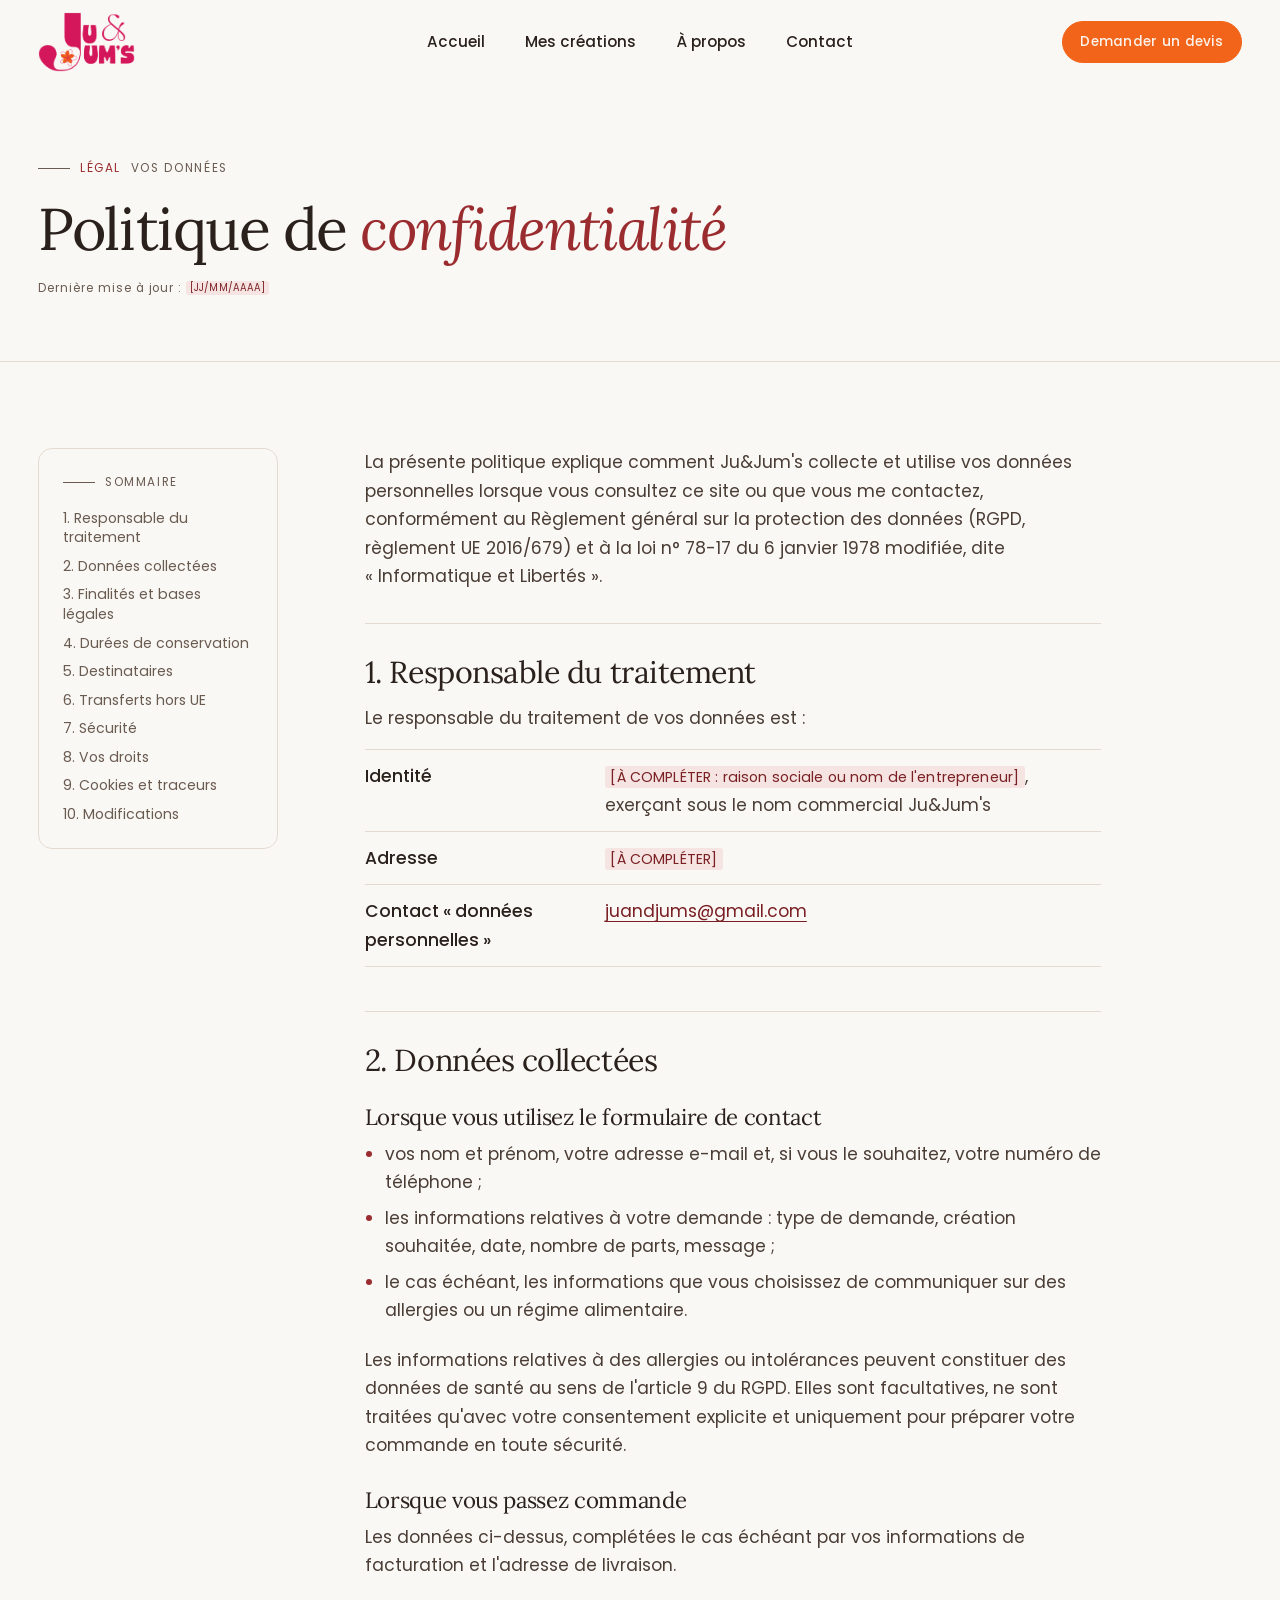
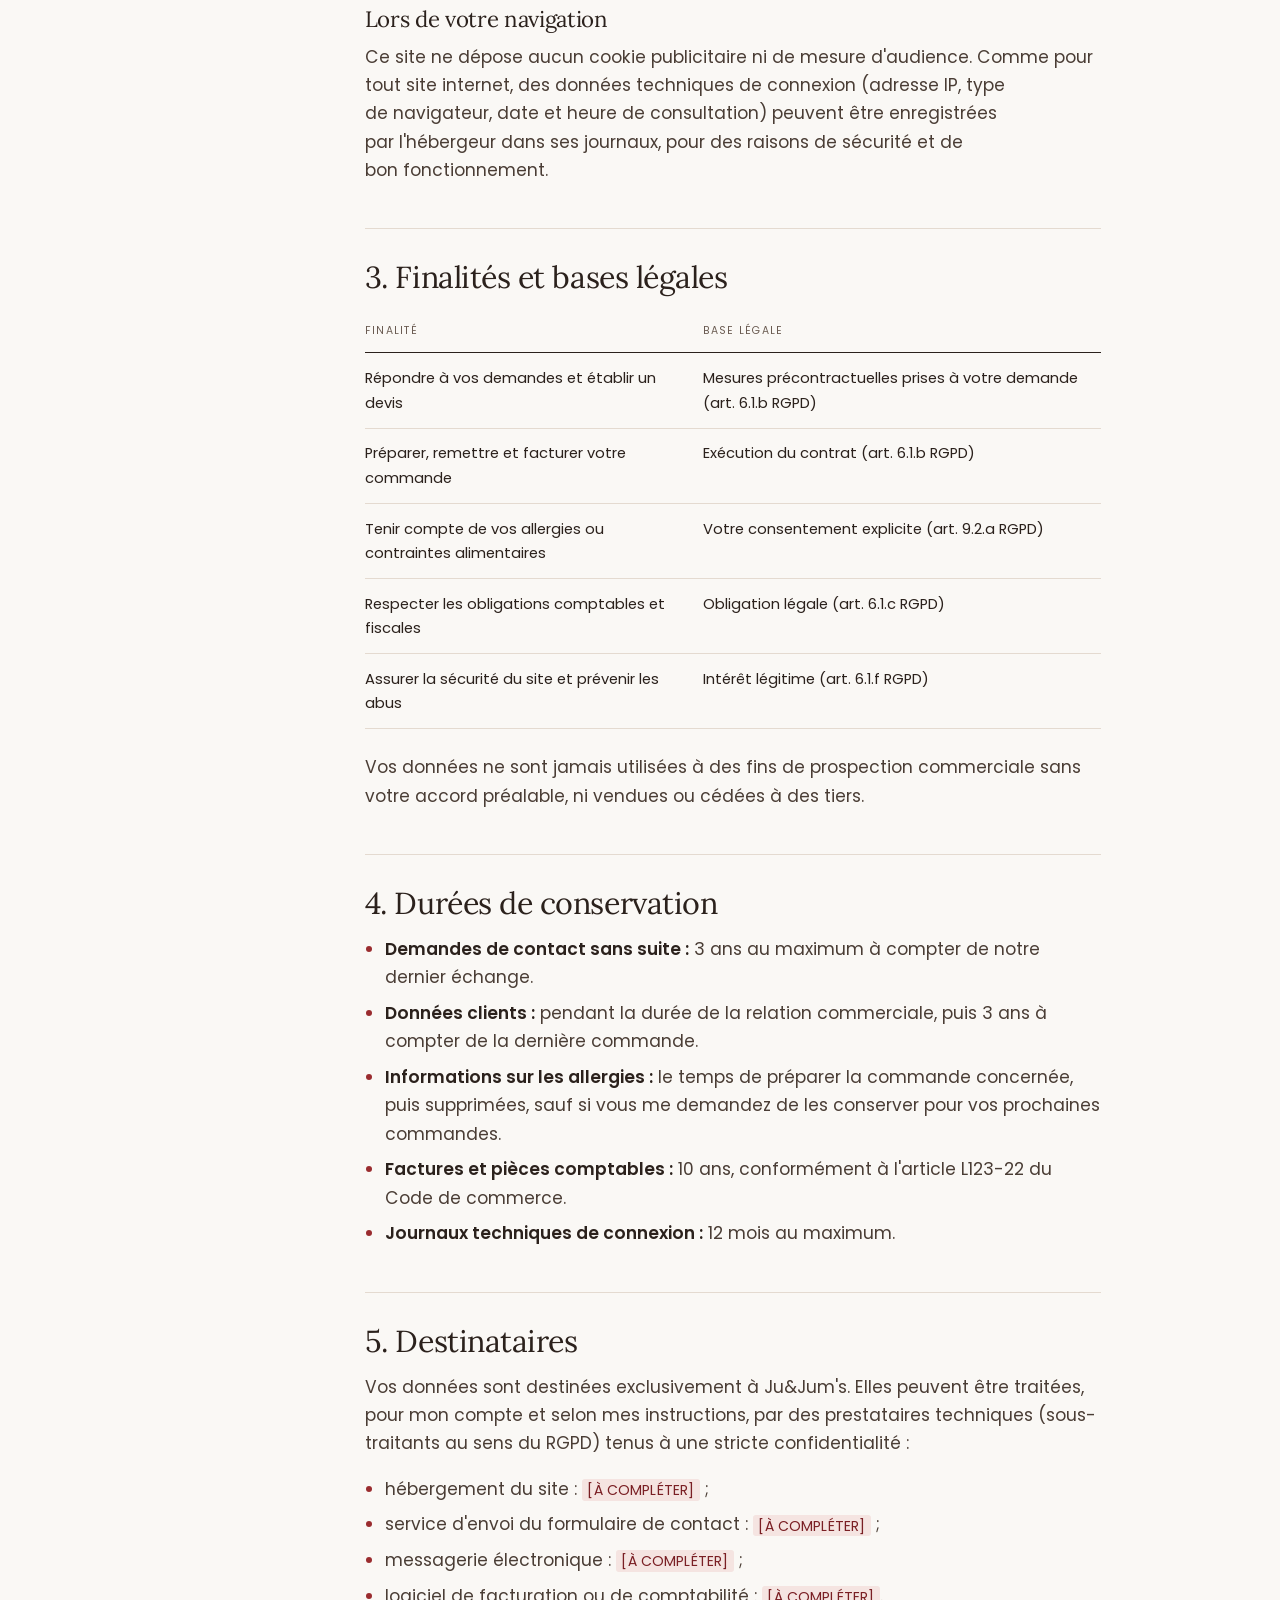
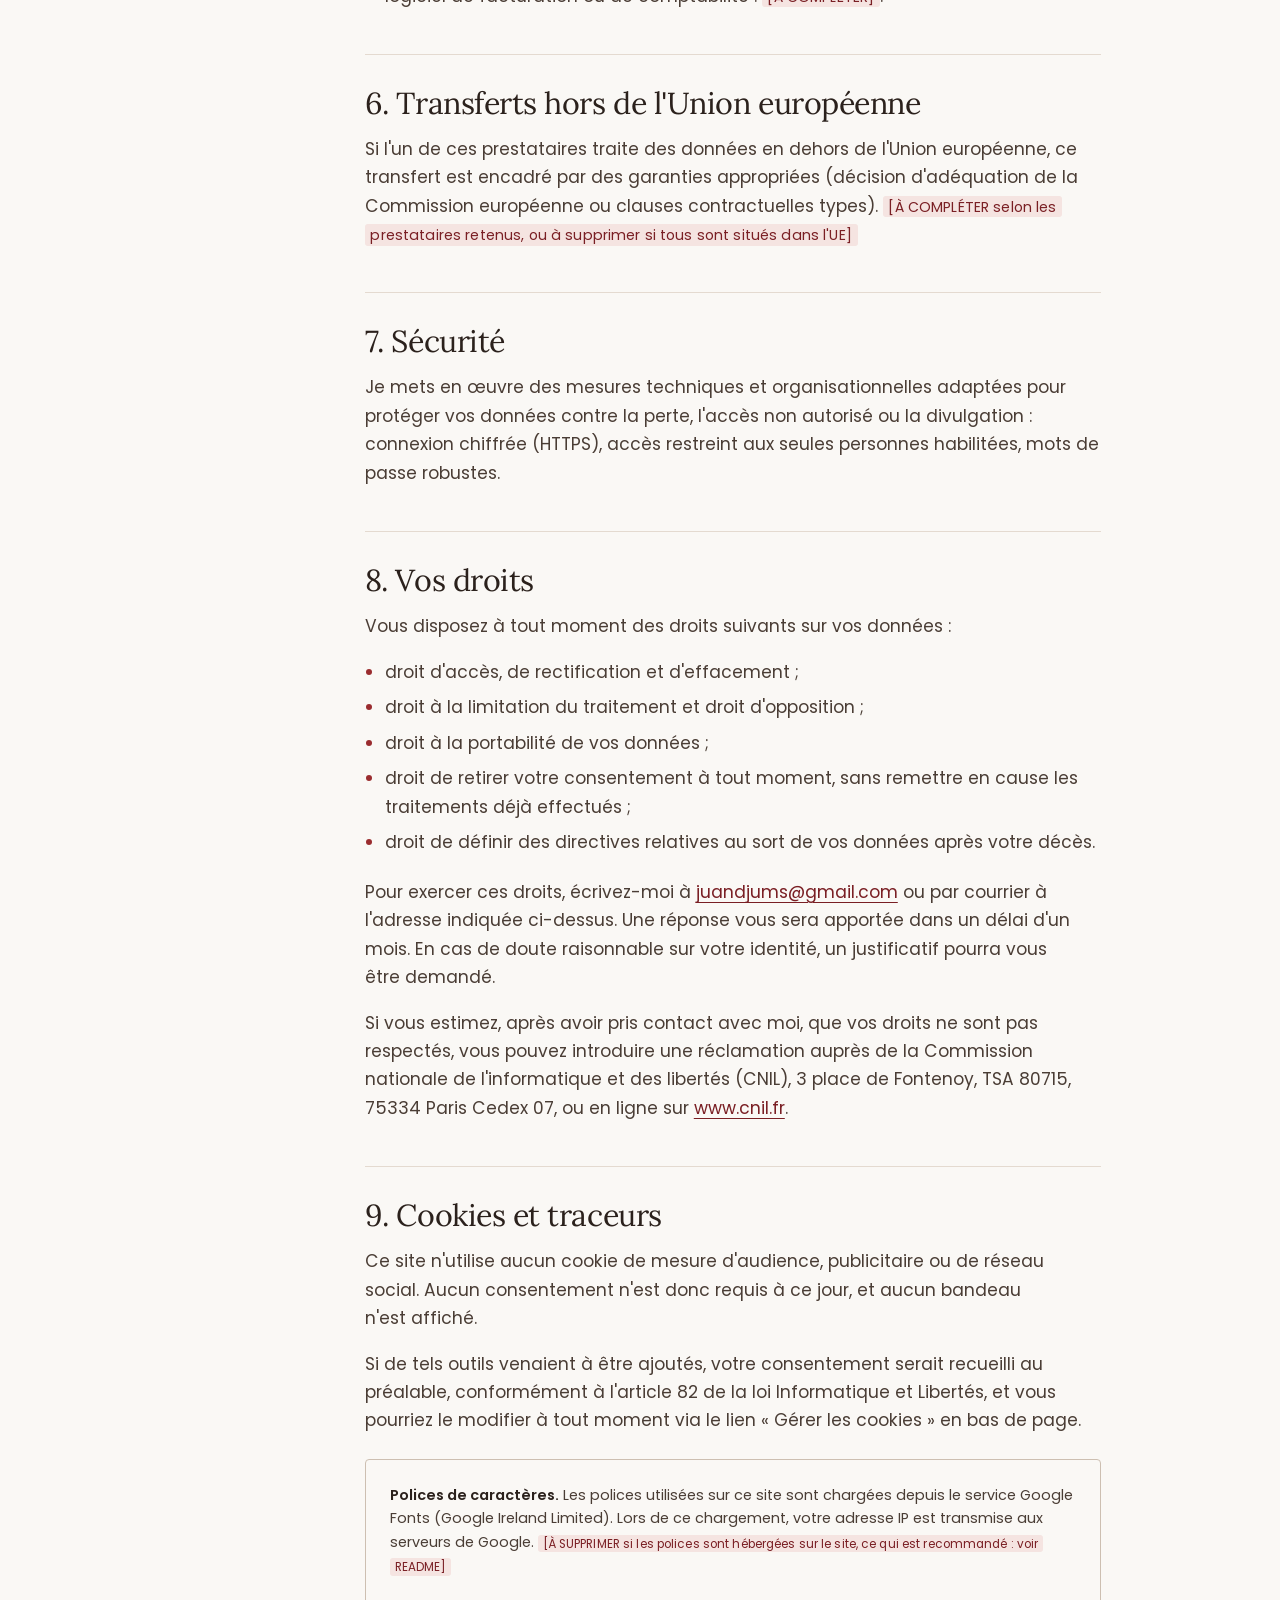
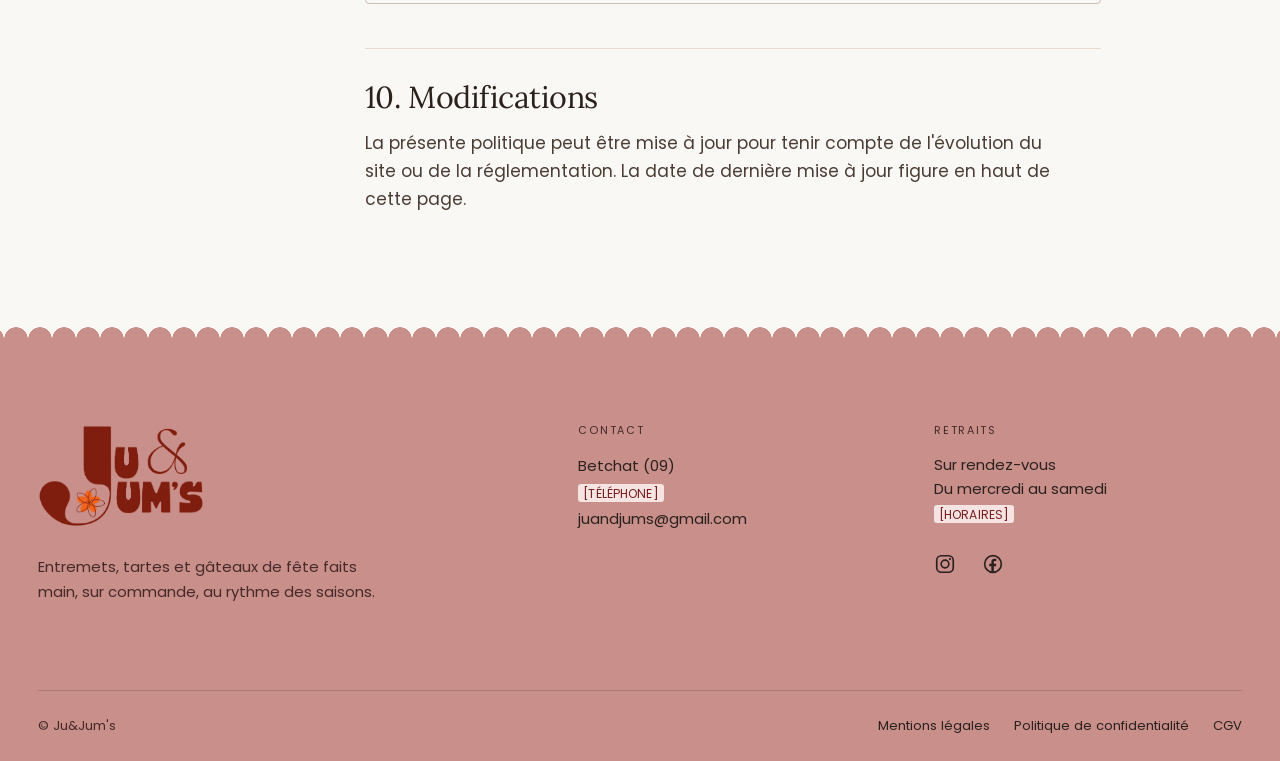
<file: confidentialite.html>
<!doctype html>
<html lang="fr">
<head>
  <meta charset="utf-8">
  <meta name="viewport" content="width=device-width, initial-scale=1">
  <title>Politique de confidentialité | Ju&amp;Jum's</title>
  <meta name="description" content="Comment Ju&amp;Jum's collecte, utilise et protège vos données personnelles, et comment exercer vos droits (RGPD).">
  <link rel="canonical" href="https://www.votre-domaine.fr/confidentialite.html">

  <meta property="og:type" content="website">
  <meta property="og:locale" content="fr_FR">
  <meta property="og:site_name" content="Ju&amp;Jum's">
  <meta property="og:title" content="Politique de confidentialité | Ju&amp;Jum's">
  <meta property="og:description" content="Vos données personnelles : collecte, utilisation, conservation et droits.">
  <meta property="og:url" content="https://www.votre-domaine.fr/confidentialite.html">
  <meta property="og:image" content="https://www.votre-domaine.fr/assets/images/og/og-image.jpg">
  <meta name="twitter:card" content="summary_large_image">

  <meta name="theme-color" content="#faf8f5">
  <link rel="icon" href="assets/images/favicon-32.png" type="image/png" sizes="32x32">
  <link rel="icon" href="assets/images/favicon.png" type="image/png" sizes="192x192">
  <link rel="apple-touch-icon" href="assets/images/apple-touch-icon.png">

  <link rel="preconnect" href="https://fonts.googleapis.com">
  <link rel="preconnect" href="https://fonts.gstatic.com" crossorigin>
  <link rel="stylesheet" href="https://fonts.googleapis.com/css2?family=Lora:ital,wght@0,400..700;1,400..700&family=Poppins:ital,wght@0,300;0,400;0,500;0,600;1,400&display=swap">
  <link rel="stylesheet" href="assets/css/style.css">
  <script>document.documentElement.classList.add('js');</script>
  <script src="assets/js/main.js" defer></script>
</head>
<body>
  <a class="skip-link" href="#contenu">Aller au contenu</a>

  <header class="site-header" data-header>
    <div class="container site-header__inner">
      <a class="brand" href="index.html" data-brand>
        <!-- LOGO couleur : assets/images/logo/logo.png (si le fichier manque, le nom s'affiche en texte). -->
        <img class="brand__logo" src="assets/images/logo/logo.png" alt="Ju&amp;Jum's — accueil" width="471" height="292">
        <span class="brand__wordmark">Ju&amp;Jum's</span>
        <span class="brand__tagline">Pâtisserie artisanale</span>
      </a>

      <button class="nav-toggle" type="button" aria-expanded="false" aria-controls="site-nav" data-nav-toggle>
        <span class="nav-toggle__label">Menu</span>
        <span class="nav-toggle__icon" aria-hidden="true"><span></span><span></span></span>
      </button>

      <nav class="site-nav" id="site-nav" aria-label="Navigation principale" data-nav>
        <ul class="site-nav__list">
          <li><a href="index.html">Accueil</a></li>
          <li><a href="creations.html">Mes créations</a></li>
          <li><a href="a-propos.html">À propos</a></li>
          <li><a href="contact.html">Contact</a></li>
        </ul>
        <div class="site-nav__foot">
          <a class="btn btn--small" href="contact.html">Demander un devis</a>
          <p class="site-nav__info">Sur commande uniquement · Retrait à Betchat (09)</p>
        </div>
      </nav>
    </div>
  </header>

  <main id="contenu">

    <section class="page-hero page-hero--legal" aria-labelledby="page-title">
      <div class="container page-hero__inner">
        <p class="eyebrow"><span class="eyebrow__num">Légal</span> Vos données</p>
        <h1 id="page-title">Politique de <em>confidentialité</em></h1>
        <p class="page-hero__date">Dernière mise à jour : <span class="todo">[JJ/MM/AAAA]</span></p>
      </div>
    </section>

    <div class="container legal">
      <nav class="legal__toc" aria-label="Sommaire de la page">
        <p class="eyebrow">Sommaire</p>
        <ol>
          <li><a href="#responsable">1. Responsable du traitement</a></li>
          <li><a href="#collecte">2. Données collectées</a></li>
          <li><a href="#finalites">3. Finalités et bases légales</a></li>
          <li><a href="#conservation">4. Durées de conservation</a></li>
          <li><a href="#destinataires">5. Destinataires</a></li>
          <li><a href="#transferts">6. Transferts hors UE</a></li>
          <li><a href="#securite">7. Sécurité</a></li>
          <li><a href="#droits">8. Vos droits</a></li>
          <li><a href="#cookies">9. Cookies et traceurs</a></li>
          <li><a href="#modifications">10. Modifications</a></li>
        </ol>
      </nav>

      <article class="prose">
        <p class="prose__intro">La présente politique explique comment Ju&amp;Jum's collecte et utilise vos données personnelles lorsque vous consultez ce site ou que vous me contactez, conformément au Règlement général sur la protection des données (RGPD, règlement UE 2016/679) et à la loi n° 78-17 du 6 janvier 1978 modifiée, dite «&nbsp;Informatique et Libertés&nbsp;».</p>

        <h2 id="responsable">1. Responsable du traitement</h2>
        <p>Le responsable du traitement de vos données est&nbsp;:</p>
        <dl>
          <div><dt>Identité</dt><dd><span class="todo">[À COMPLÉTER : raison sociale ou nom de l'entrepreneur]</span>, exerçant sous le nom commercial Ju&amp;Jum's</dd></div>
          <div><dt>Adresse</dt><dd><span class="todo">[À COMPLÉTER]</span></dd></div>
          <div><dt>Contact « données personnelles »</dt><dd><a href="mailto:juandjums@gmail.com">juandjums@gmail.com</a></dd></div>
        </dl>

        <h2 id="collecte">2. Données collectées</h2>
        <h3>Lorsque vous utilisez le formulaire de contact</h3>
        <ul>
          <li>vos nom et prénom, votre adresse e-mail et, si vous le souhaitez, votre numéro de téléphone&nbsp;;</li>
          <li>les informations relatives à votre demande&nbsp;: type de demande, création souhaitée, date, nombre de parts, message&nbsp;;</li>
          <li>le cas échéant, les informations que vous choisissez de communiquer sur des allergies ou un régime alimentaire.</li>
        </ul>
        <p>Les informations relatives à des allergies ou intolérances peuvent constituer des données de santé au sens de l'article 9 du RGPD. Elles sont facultatives, ne sont traitées qu'avec votre consentement explicite et uniquement pour préparer votre commande en toute sécurité.</p>
        <h3>Lorsque vous passez commande</h3>
        <p>Les données ci-dessus, complétées le cas échéant par vos informations de facturation et l'adresse de livraison.</p>
        <h3>Lors de votre navigation</h3>
        <p>Ce site ne dépose aucun cookie publicitaire ni de mesure d'audience. Comme pour tout site internet, des données techniques de connexion (adresse IP, type de navigateur, date et heure de consultation) peuvent être enregistrées par l'hébergeur dans ses journaux, pour des raisons de sécurité et de bon fonctionnement.</p>

        <h2 id="finalites">3. Finalités et bases légales</h2>
        <div class="table-wrap">
          <table>
            <thead>
              <tr><th scope="col">Finalité</th><th scope="col">Base légale</th></tr>
            </thead>
            <tbody>
              <tr><td>Répondre à vos demandes et établir un devis</td><td>Mesures précontractuelles prises à votre demande (art. 6.1.b RGPD)</td></tr>
              <tr><td>Préparer, remettre et facturer votre commande</td><td>Exécution du contrat (art. 6.1.b RGPD)</td></tr>
              <tr><td>Tenir compte de vos allergies ou contraintes alimentaires</td><td>Votre consentement explicite (art. 9.2.a RGPD)</td></tr>
              <tr><td>Respecter les obligations comptables et fiscales</td><td>Obligation légale (art. 6.1.c RGPD)</td></tr>
              <tr><td>Assurer la sécurité du site et prévenir les abus</td><td>Intérêt légitime (art. 6.1.f RGPD)</td></tr>
            </tbody>
          </table>
        </div>
        <p>Vos données ne sont jamais utilisées à des fins de prospection commerciale sans votre accord préalable, ni vendues ou cédées à des tiers.</p>

        <h2 id="conservation">4. Durées de conservation</h2>
        <ul>
          <li><strong>Demandes de contact sans suite&nbsp;:</strong> 3 ans au maximum à compter de notre dernier échange.</li>
          <li><strong>Données clients&nbsp;:</strong> pendant la durée de la relation commerciale, puis 3 ans à compter de la dernière commande.</li>
          <li><strong>Informations sur les allergies&nbsp;:</strong> le temps de préparer la commande concernée, puis supprimées, sauf si vous me demandez de les conserver pour vos prochaines commandes.</li>
          <li><strong>Factures et pièces comptables&nbsp;:</strong> 10 ans, conformément à l'article L123-22 du Code de commerce.</li>
          <li><strong>Journaux techniques de connexion&nbsp;:</strong> 12 mois au maximum.</li>
        </ul>

        <h2 id="destinataires">5. Destinataires</h2>
        <p>Vos données sont destinées exclusivement à Ju&amp;Jum's. Elles peuvent être traitées, pour mon compte et selon mes instructions, par des prestataires techniques (sous-traitants au sens du RGPD) tenus à une stricte confidentialité&nbsp;:</p>
        <ul>
          <li>hébergement du site&nbsp;: <span class="todo">[À COMPLÉTER]</span>&nbsp;;</li>
          <li>service d'envoi du formulaire de contact&nbsp;: <span class="todo">[À COMPLÉTER]</span>&nbsp;;</li>
          <li>messagerie électronique&nbsp;: <span class="todo">[À COMPLÉTER]</span>&nbsp;;</li>
          <li>logiciel de facturation ou de comptabilité&nbsp;: <span class="todo">[À COMPLÉTER]</span>.</li>
        </ul>

        <h2 id="transferts">6. Transferts hors de l'Union européenne</h2>
        <p>Si l'un de ces prestataires traite des données en dehors de l'Union européenne, ce transfert est encadré par des garanties appropriées (décision d'adéquation de la Commission européenne ou clauses contractuelles types). <span class="todo">[À COMPLÉTER selon les prestataires retenus, ou à supprimer si tous sont situés dans l'UE]</span></p>

        <h2 id="securite">7. Sécurité</h2>
        <p>Je mets en œuvre des mesures techniques et organisationnelles adaptées pour protéger vos données contre la perte, l'accès non autorisé ou la divulgation&nbsp;: connexion chiffrée (HTTPS), accès restreint aux seules personnes habilitées, mots de passe robustes.</p>

        <h2 id="droits">8. Vos droits</h2>
        <p>Vous disposez à tout moment des droits suivants sur vos données&nbsp;:</p>
        <ul>
          <li>droit d'accès, de rectification et d'effacement&nbsp;;</li>
          <li>droit à la limitation du traitement et droit d'opposition&nbsp;;</li>
          <li>droit à la portabilité de vos données&nbsp;;</li>
          <li>droit de retirer votre consentement à tout moment, sans remettre en cause les traitements déjà effectués&nbsp;;</li>
          <li>droit de définir des directives relatives au sort de vos données après votre décès.</li>
        </ul>
        <p>Pour exercer ces droits, écrivez-moi à <a href="mailto:juandjums@gmail.com">juandjums@gmail.com</a> ou par courrier à l'adresse indiquée ci-dessus. Une réponse vous sera apportée dans un délai d'un mois. En cas de doute raisonnable sur votre identité, un justificatif pourra vous être demandé.</p>
        <p>Si vous estimez, après avoir pris contact avec moi, que vos droits ne sont pas respectés, vous pouvez introduire une réclamation auprès de la Commission nationale de l'informatique et des libertés (CNIL), 3 place de Fontenoy, TSA 80715, 75334 Paris Cedex 07, ou en ligne sur <a href="https://www.cnil.fr/fr/plaintes" rel="noopener">www.cnil.fr</a>.</p>

        <h2 id="cookies">9. Cookies et traceurs</h2>
        <p>Ce site n'utilise aucun cookie de mesure d'audience, publicitaire ou de réseau social. Aucun consentement n'est donc requis à ce jour, et aucun bandeau n'est affiché.</p>
        <p>Si de tels outils venaient à être ajoutés, votre consentement serait recueilli au préalable, conformément à l'article 82 de la loi Informatique et Libertés, et vous pourriez le modifier à tout moment via le lien «&nbsp;Gérer les cookies&nbsp;» en bas de page.</p>
        <div class="legal-box">
          <p><strong>Polices de caractères.</strong> Les polices utilisées sur ce site sont chargées depuis le service Google Fonts (Google Ireland Limited). Lors de ce chargement, votre adresse IP est transmise aux serveurs de Google. <span class="todo">[À SUPPRIMER si les polices sont hébergées sur le site, ce qui est recommandé : voir README]</span></p>
        </div>

        <h2 id="modifications">10. Modifications</h2>
        <p>La présente politique peut être mise à jour pour tenir compte de l'évolution du site ou de la réglementation. La date de dernière mise à jour figure en haut de cette page.</p>
      </article>
    </div>

  </main>

  <footer class="site-footer">
    <div class="container">
      <div class="site-footer__top">
        <div class="site-footer__brand">
          <a class="brand brand--footer" href="index.html" data-brand>
            <!-- LOGO bordeaux (pied de page rose) : assets/images/logo/logo-footer.png -->
            <img class="brand__logo" src="assets/images/logo/logo-footer.png" alt="Ju&amp;Jum's — accueil" width="471" height="292">
            <span class="brand__wordmark">Ju&amp;Jum's</span>
            <span class="brand__tagline">Pâtisserie artisanale</span>
          </a>
          <p class="site-footer__pitch">Entremets, tartes et gâteaux de fête faits main, sur commande, au rythme des saisons.</p>
        </div>
        <div>
          <h2 class="footer-title">Contact</h2>
          <address>
            Betchat (09)<br>
            <a href="tel:+33000000000"><span class="todo">[TÉLÉPHONE]</span></a><br>
            <a href="mailto:juandjums@gmail.com">juandjums@gmail.com</a>
          </address>
        </div>
        <div>
          <h2 class="footer-title">Retraits</h2>
          <p>Sur rendez-vous<br>Du mercredi au samedi<br><span class="todo">[HORAIRES]</span></p>
          <!-- Réseaux sociaux : icônes Instagram et Facebook -->
          <ul class="social">
            <li><a class="social__link" href="https://www.instagram.com/juandjums.patisserie/" target="_blank" rel="noopener" aria-label="Instagram de Ju&amp;Jum's (nouvel onglet)"><svg class="social__icon" viewBox="0 0 24 24" width="22" height="22" aria-hidden="true" focusable="false"><rect x="3" y="3" width="18" height="18" rx="5" fill="none" stroke="currentColor" stroke-width="1.8"/><circle cx="12" cy="12" r="4.2" fill="none" stroke="currentColor" stroke-width="1.8"/><circle cx="17.4" cy="6.6" r="1.2" fill="currentColor"/></svg></a></li>
            <!-- FACEBOOK : remplacez # par l'adresse de la page Facebook -->
            <li><a class="social__link" href="#" aria-label="Facebook de Ju&amp;Jum's"><svg class="social__icon" viewBox="0 0 24 24" width="22" height="22" aria-hidden="true" focusable="false"><circle cx="12" cy="12" r="9.1" fill="none" stroke="currentColor" stroke-width="1.8"/><path d="M12.9 21v-6.6h2.3l.35-2.7H12.9v-1.7c0-.8.22-1.3 1.35-1.3h1.4V6.3c-.25-.03-1.1-.1-2.05-.1-2.03 0-3.4 1.23-3.4 3.5v2h-2.3v2.7h2.3V21z" fill="currentColor"/></svg></a></li>
          </ul>
        </div>
      </div>
      <div class="site-footer__bottom">
        <p>© Ju&amp;Jum's</p>
        <ul class="legal-links">
          <li><a href="mentions-legales.html">Mentions légales</a></li>
          <li><a href="confidentialite.html" aria-current="page">Politique de confidentialité</a></li>
          <li><a href="cgv.html">CGV</a></li>
          <li hidden data-cookie-manage><button type="button" class="link-button">Gérer les cookies</button></li>
        </ul>
      </div>
    </div>
  </footer>
</body>
</html>
</file>
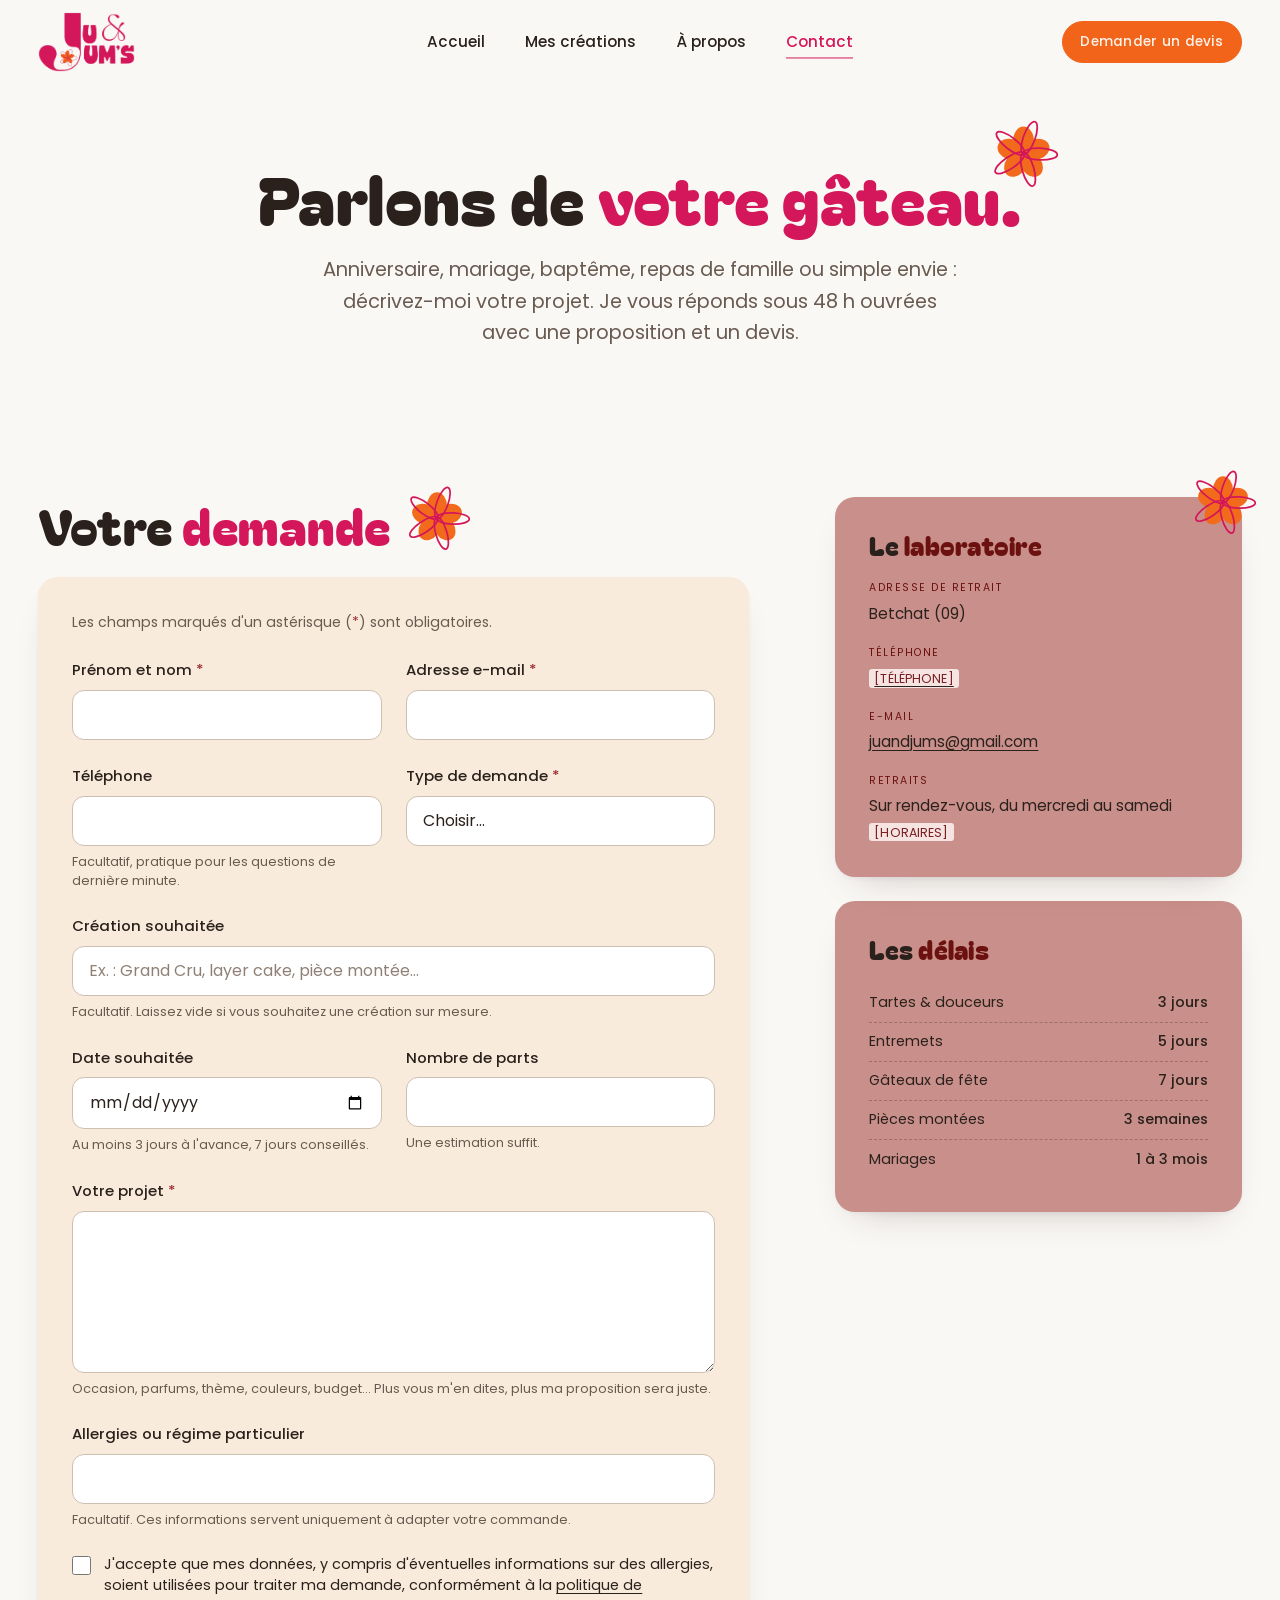
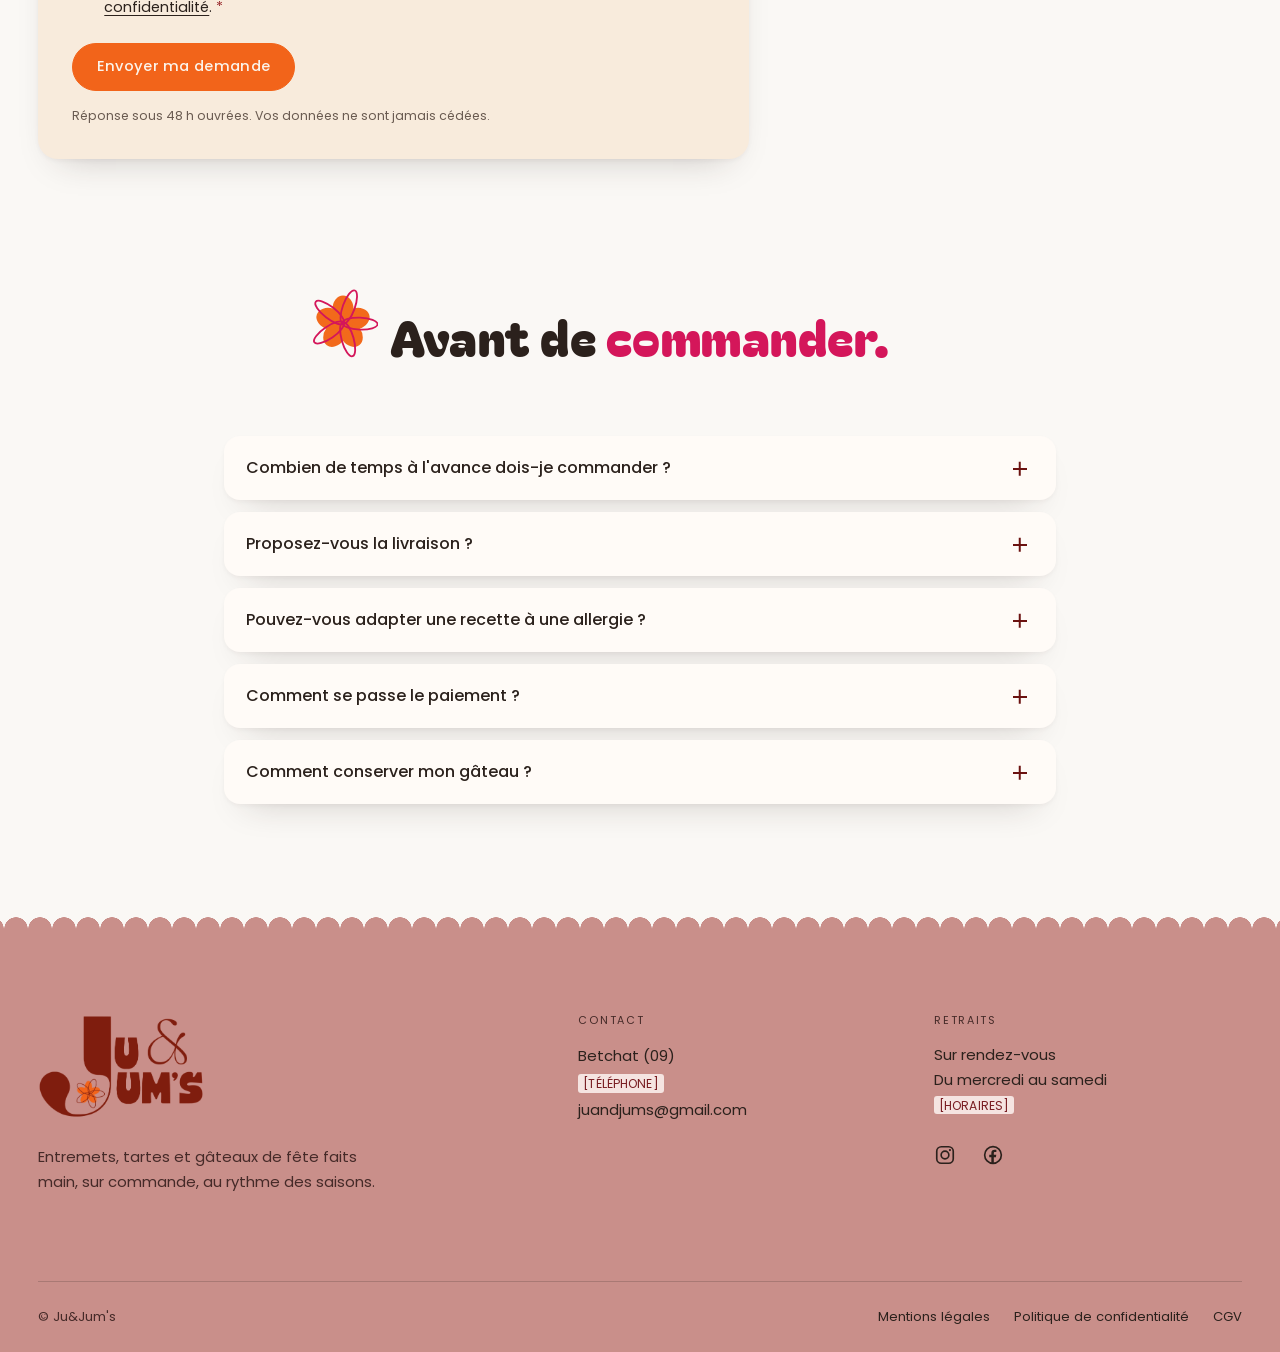
<file: contact.html>
<!doctype html>
<html lang="fr">
<head>
  <meta charset="utf-8">
  <meta name="viewport" content="width=device-width, initial-scale=1">
  <title>Contact &amp; commandes | Ju&amp;Jum's</title>
  <meta name="description" content="Une commande, un gâteau sur mesure, une question ? Contactez Ju&amp;Jum's : réponse sous 48 h ouvrées avec une proposition et un devis.">
  <link rel="canonical" href="https://www.votre-domaine.fr/contact.html">

  <meta property="og:type" content="website">
  <meta property="og:locale" content="fr_FR">
  <meta property="og:site_name" content="Ju&amp;Jum's">
  <meta property="og:title" content="Contact &amp; commandes | Ju&amp;Jum's">
  <meta property="og:description" content="Une commande, un gâteau sur mesure, une question ? Réponse sous 48 h ouvrées avec une proposition et un devis.">
  <meta property="og:url" content="https://www.votre-domaine.fr/contact.html">
  <meta property="og:image" content="https://www.votre-domaine.fr/assets/images/og/og-image.jpg">
  <meta property="og:image:width" content="1200">
  <meta property="og:image:height" content="630">
  <meta property="og:image:alt" content="[ALT À COMPLÉTER] Une création de Ju&amp;Jum's">
  <meta name="twitter:card" content="summary_large_image">

  <meta name="theme-color" content="#faf8f5">
  <link rel="icon" href="assets/images/favicon-32.png" type="image/png" sizes="32x32">
  <link rel="icon" href="assets/images/favicon.png" type="image/png" sizes="192x192">
  <link rel="apple-touch-icon" href="assets/images/apple-touch-icon.png">

  <link rel="preconnect" href="https://fonts.googleapis.com">
  <link rel="preconnect" href="https://fonts.gstatic.com" crossorigin>
  <link rel="stylesheet" href="https://fonts.googleapis.com/css2?family=Lora:ital,wght@0,400..700;1,400..700&family=Poppins:ital,wght@0,300;0,400;0,500;0,600;1,400&family=Bagel+Fat+One&display=swap">
  <link rel="stylesheet" href="assets/css/style.css">
  <script>document.documentElement.classList.add('js');</script>
  <script src="assets/js/main.js" defer></script>
</head>
<body class="theme-accueil page-contact">
  <a class="skip-link" href="#contenu">Aller au contenu</a>

  <header class="site-header" data-header>
    <div class="container site-header__inner">
      <a class="brand" href="index.html" data-brand>
        <!-- LOGO couleur : assets/images/logo/logo.png (si le fichier manque, le nom s'affiche en texte). -->
        <img class="brand__logo" src="assets/images/logo/logo.png" alt="Ju&amp;Jum's — accueil" width="471" height="292">
        <span class="brand__wordmark">Ju&amp;Jum's</span>
        <span class="brand__tagline">Pâtisserie artisanale</span>
      </a>

      <button class="nav-toggle" type="button" aria-expanded="false" aria-controls="site-nav" data-nav-toggle>
        <span class="nav-toggle__label">Menu</span>
        <span class="nav-toggle__icon" aria-hidden="true"><span></span><span></span></span>
      </button>

      <nav class="site-nav" id="site-nav" aria-label="Navigation principale" data-nav>
        <ul class="site-nav__list">
          <li><a href="index.html">Accueil</a></li>
          <li><a href="creations.html">Mes créations</a></li>
          <li><a href="a-propos.html">À propos</a></li>
          <li><a href="contact.html" aria-current="page">Contact</a></li>
        </ul>
        <div class="site-nav__foot">
          <a class="btn btn--small" href="contact.html">Demander un devis</a>
          <p class="site-nav__info">Sur commande uniquement · Retrait à Betchat (09)</p>
        </div>
      </nav>
    </div>
  </header>

  <main id="contenu">

    <section class="page-hero" aria-labelledby="page-title">
      <div class="container page-hero__inner">
        <h1 id="page-title">Parlons de <em>votre gâteau.</em></h1>
        <p class="lead page-hero__lead">Anniversaire, mariage, baptême, repas de famille ou simple envie&nbsp;: décrivez-moi votre projet. Je vous réponds sous 48&nbsp;h ouvrées avec une proposition et un devis.</p>
      </div>
    </section>

    <section class="section section--tight" aria-labelledby="form-title">
      <div class="container contact-grid">

        <div>
          <h2 class="section-title" id="form-title">Votre <em>demande</em></h2>

          <!--
            FORMULAIRE — branchement à un service d'envoi :
            renseignez l'URL fournie par votre service dans data-endpoint
            (ex. Formspree : https://formspree.io/f/xxxxxxx). Tant qu'il est vide,
            le formulaire fonctionne en mode démonstration. Voir README.
          -->
          <form class="form" method="post" novalidate data-contact-form data-endpoint="">
            <p class="form__intro">Les champs marqués d'un astérisque (<span class="req" aria-hidden="true">*</span>) sont obligatoires.</p>

            <div class="form-alert" role="group" aria-label="Erreurs dans le formulaire" tabindex="-1" hidden data-form-alert></div>

            <div class="form__row form__row--2">
              <div class="field">
                <label for="nom">Prénom et nom <span class="req" aria-hidden="true">*</span></label>
                <input class="input" type="text" id="nom" name="nom" autocomplete="name" required aria-required="true" aria-describedby="nom-error">
                <p class="field__error" id="nom-error"></p>
              </div>
              <div class="field">
                <label for="email">Adresse e-mail <span class="req" aria-hidden="true">*</span></label>
                <input class="input" type="email" id="email" name="email" autocomplete="email" inputmode="email" required aria-required="true" aria-describedby="email-error">
                <p class="field__error" id="email-error"></p>
              </div>
            </div>

            <div class="form__row form__row--2">
              <div class="field">
                <label for="telephone">Téléphone</label>
                <input class="input" type="tel" id="telephone" name="telephone" autocomplete="tel" inputmode="tel" aria-describedby="telephone-hint telephone-error">
                <p class="field__hint" id="telephone-hint">Facultatif, pratique pour les questions de dernière minute.</p>
                <p class="field__error" id="telephone-error"></p>
              </div>
              <div class="field">
                <label for="type">Type de demande <span class="req" aria-hidden="true">*</span></label>
                <select class="input" id="type" name="type" required aria-required="true" aria-describedby="type-error">
                  <option value="">Choisir…</option>
                  <option value="commande">Commander une création du catalogue</option>
                  <option value="sur-mesure">Gâteau sur mesure</option>
                  <option value="evenement">Événement (mariage, baptême, entreprise…)</option>
                  <option value="question">Question ou autre demande</option>
                </select>
                <p class="field__error" id="type-error"></p>
              </div>
            </div>

            <div class="field">
              <label for="creation">Création souhaitée</label>
              <input class="input" type="text" id="creation" name="creation" maxlength="80" aria-describedby="creation-hint" placeholder="Ex. : Grand Cru, layer cake, pièce montée…">
              <p class="field__hint" id="creation-hint">Facultatif. Laissez vide si vous souhaitez une création sur mesure.</p>
            </div>

            <div class="form__row form__row--2">
              <div class="field">
                <label for="date">Date souhaitée</label>
                <input class="input" type="date" id="date" name="date" data-min-days="3" aria-describedby="date-hint date-error">
                <p class="field__hint" id="date-hint">Au moins 3 jours à l'avance, 7 jours conseillés.</p>
                <p class="field__error" id="date-error"></p>
              </div>
              <div class="field">
                <label for="parts">Nombre de parts</label>
                <input class="input" type="number" id="parts" name="parts" min="2" max="300" step="1" inputmode="numeric" aria-describedby="parts-hint parts-error">
                <p class="field__hint" id="parts-hint">Une estimation suffit.</p>
                <p class="field__error" id="parts-error"></p>
              </div>
            </div>

            <div class="field">
              <label for="message">Votre projet <span class="req" aria-hidden="true">*</span></label>
              <textarea class="input" id="message" name="message" rows="6" required aria-required="true" aria-describedby="message-hint message-error"></textarea>
              <p class="field__hint" id="message-hint">Occasion, parfums, thème, couleurs, budget… Plus vous m'en dites, plus ma proposition sera juste.</p>
              <p class="field__error" id="message-error"></p>
            </div>

            <div class="field">
              <label for="allergies">Allergies ou régime particulier</label>
              <input class="input" type="text" id="allergies" name="allergies" maxlength="200" aria-describedby="allergies-hint">
              <p class="field__hint" id="allergies-hint">Facultatif. Ces informations servent uniquement à adapter votre commande.</p>
            </div>

            <!-- Pot de miel anti-spam : ne pas supprimer, ne pas afficher -->
            <div class="hp" aria-hidden="true">
              <label for="website">Ne pas remplir ce champ</label>
              <input type="text" id="website" name="website" tabindex="-1" autocomplete="off">
            </div>

            <div class="check">
              <input type="checkbox" id="consentement" name="consentement" value="oui" required aria-required="true" aria-describedby="consentement-error">
              <label for="consentement">J'accepte que mes données, y compris d'éventuelles informations sur des allergies, soient utilisées pour traiter ma demande, conformément à la <a href="confidentialite.html">politique de confidentialité</a>. <span class="req" aria-hidden="true">*</span></label>
              <p class="field__error" id="consentement-error" style="grid-column: 2"></p>
            </div>

            <div class="form__actions">
              <button class="btn" type="submit">Envoyer ma demande</button>
              <p class="form__legal">Réponse sous 48&nbsp;h ouvrées. Vos données ne sont jamais cédées.</p>
            </div>
          </form>

          <div class="form-status" role="status" tabindex="-1" hidden data-form-status></div>
        </div>

        <aside class="contact-aside" aria-label="Coordonnées et informations pratiques">
          <div class="contact-card contact-card--rose">
            <h2 class="contact-card__title">Le <em>laboratoire</em></h2>
            <dl>
              <div>
                <dt>Adresse de retrait</dt>
                <dd>
                  <address>
                    Betchat (09)
                  </address>
                </dd>
              </div>
              <div>
                <dt>Téléphone</dt>
                <dd><a href="tel:+33000000000"><span class="todo">[TÉLÉPHONE]</span></a></dd>
              </div>
              <div>
                <dt>E-mail</dt>
                <dd><a href="mailto:juandjums@gmail.com">juandjums@gmail.com</a></dd>
              </div>
              <div>
                <dt>Retraits</dt>
                <dd>Sur rendez-vous, du mercredi au samedi<br><span class="todo">[HORAIRES]</span></dd>
              </div>
            </dl>
          </div>

          <div class="contact-card contact-card--rose">
            <h2 class="contact-card__title">Les <em>délais</em></h2>
            <ul class="delays">
              <li><span>Tartes &amp; douceurs</span><strong>3 jours</strong></li>
              <li><span>Entremets</span><strong>5 jours</strong></li>
              <li><span>Gâteaux de fête</span><strong>7 jours</strong></li>
              <li><span>Pièces montées</span><strong>3 semaines</strong></li>
              <li><span>Mariages</span><strong>1 à 3 mois</strong></li>
            </ul>
          </div>
        </aside>

      </div>
    </section>

    <!-- ============ FAQ ============ -->
    <section class="section section--tint faq-section" aria-labelledby="faq-title">
      <div class="container">
        <div class="section-head">
          <h2 class="section-title" id="faq-title">Avant de <em>commander.</em></h2>
        </div>

        <div class="faq">
          <details class="faq__item">
            <summary>Combien de temps à l'avance dois-je commander&nbsp;?</summary>
            <div class="faq__answer">
              <p>Comptez idéalement 7 jours pour un entremets ou une tarte, 10 jours pour un gâteau de fête personnalisé et 1 à 3 mois pour un mariage. Pour une demande de dernière minute, appelez-moi&nbsp;: je ferai mon possible.</p>
            </div>
          </details>
          <details class="faq__item">
            <summary>Proposez-vous la livraison&nbsp;?</summary>
            <div class="faq__answer">
              <p>Les commandes se retirent au laboratoire, sur rendez-vous. Une livraison est possible dans un rayon de <span class="todo">[X] km</span> autour de Betchat, moyennant un supplément indiqué sur le devis. Pour les pièces montées et les mariages, la livraison et l'installation sont recommandées.</p>
            </div>
          </details>
          <details class="faq__item">
            <summary>Pouvez-vous adapter une recette à une allergie&nbsp;?</summary>
            <div class="faq__answer">
              <p>Signalez-le dès votre demande. Certaines adaptations sont possibles, mais mon laboratoire manipule des allergènes (gluten, œufs, lait, fruits à coque…)&nbsp;: je ne peux pas garantir l'absence totale de traces. La liste des allergènes de chaque création vous est communiquée avec le devis.</p>
            </div>
          </details>
          <details class="faq__item">
            <summary>Comment se passe le paiement&nbsp;?</summary>
            <div class="faq__answer">
              <p>Un acompte de <span class="todo">[30]&nbsp;%</span> confirme la commande&nbsp;; le solde est réglé au retrait ou à la livraison. Les moyens de paiement acceptés sont détaillés dans les <a href="cgv.html">conditions générales de vente</a>.</p>
            </div>
          </details>
          <details class="faq__item">
            <summary>Comment conserver mon gâteau&nbsp;?</summary>
            <div class="faq__answer">
              <p>Au réfrigérateur, entre 0 et 4&nbsp;°C, et à déguster de préférence dans les 48&nbsp;heures. Selon la création, sortez-le 15 à 30 minutes avant de le servir&nbsp;: je vous le préciserai au moment du retrait.</p>
            </div>
          </details>
        </div>
      </div>
    </section>

  </main>

  <footer class="site-footer">
    <div class="container">
      <div class="site-footer__top">
        <div class="site-footer__brand">
          <a class="brand brand--footer" href="index.html" data-brand>
            <!-- LOGO bordeaux (pied de page rose) : assets/images/logo/logo-footer.png -->
            <img class="brand__logo" src="assets/images/logo/logo-footer.png" alt="Ju&amp;Jum's — accueil" width="471" height="292">
            <span class="brand__wordmark">Ju&amp;Jum's</span>
            <span class="brand__tagline">Pâtisserie artisanale</span>
          </a>
          <p class="site-footer__pitch">Entremets, tartes et gâteaux de fête faits main, sur commande, au rythme des saisons.</p>
        </div>
        <div>
          <h2 class="footer-title">Contact</h2>
          <address>
            Betchat (09)<br>
            <a href="tel:+33000000000"><span class="todo">[TÉLÉPHONE]</span></a><br>
            <a href="mailto:juandjums@gmail.com">juandjums@gmail.com</a>
          </address>
        </div>
        <div>
          <h2 class="footer-title">Retraits</h2>
          <p>Sur rendez-vous<br>Du mercredi au samedi<br><span class="todo">[HORAIRES]</span></p>
          <!-- Réseaux sociaux : icônes Instagram et Facebook -->
          <ul class="social">
            <li><a class="social__link" href="https://www.instagram.com/juandjums.patisserie/" target="_blank" rel="noopener" aria-label="Instagram de Ju&amp;Jum's (nouvel onglet)"><svg class="social__icon" viewBox="0 0 24 24" width="22" height="22" aria-hidden="true" focusable="false"><rect x="3" y="3" width="18" height="18" rx="5" fill="none" stroke="currentColor" stroke-width="1.8"/><circle cx="12" cy="12" r="4.2" fill="none" stroke="currentColor" stroke-width="1.8"/><circle cx="17.4" cy="6.6" r="1.2" fill="currentColor"/></svg></a></li>
            <!-- FACEBOOK : remplacez # par l'adresse de la page Facebook -->
            <li><a class="social__link" href="#" aria-label="Facebook de Ju&amp;Jum's"><svg class="social__icon" viewBox="0 0 24 24" width="22" height="22" aria-hidden="true" focusable="false"><circle cx="12" cy="12" r="9.1" fill="none" stroke="currentColor" stroke-width="1.8"/><path d="M12.9 21v-6.6h2.3l.35-2.7H12.9v-1.7c0-.8.22-1.3 1.35-1.3h1.4V6.3c-.25-.03-1.1-.1-2.05-.1-2.03 0-3.4 1.23-3.4 3.5v2h-2.3v2.7h2.3V21z" fill="currentColor"/></svg></a></li>
          </ul>
        </div>
      </div>
      <div class="site-footer__bottom">
        <p>© Ju&amp;Jum's</p>
        <ul class="legal-links">
          <li><a href="mentions-legales.html">Mentions légales</a></li>
          <li><a href="confidentialite.html">Politique de confidentialité</a></li>
          <li><a href="cgv.html">CGV</a></li>
          <li hidden data-cookie-manage><button type="button" class="link-button">Gérer les cookies</button></li>
        </ul>
      </div>
    </div>
  </footer>
</body>
</html>
</file>
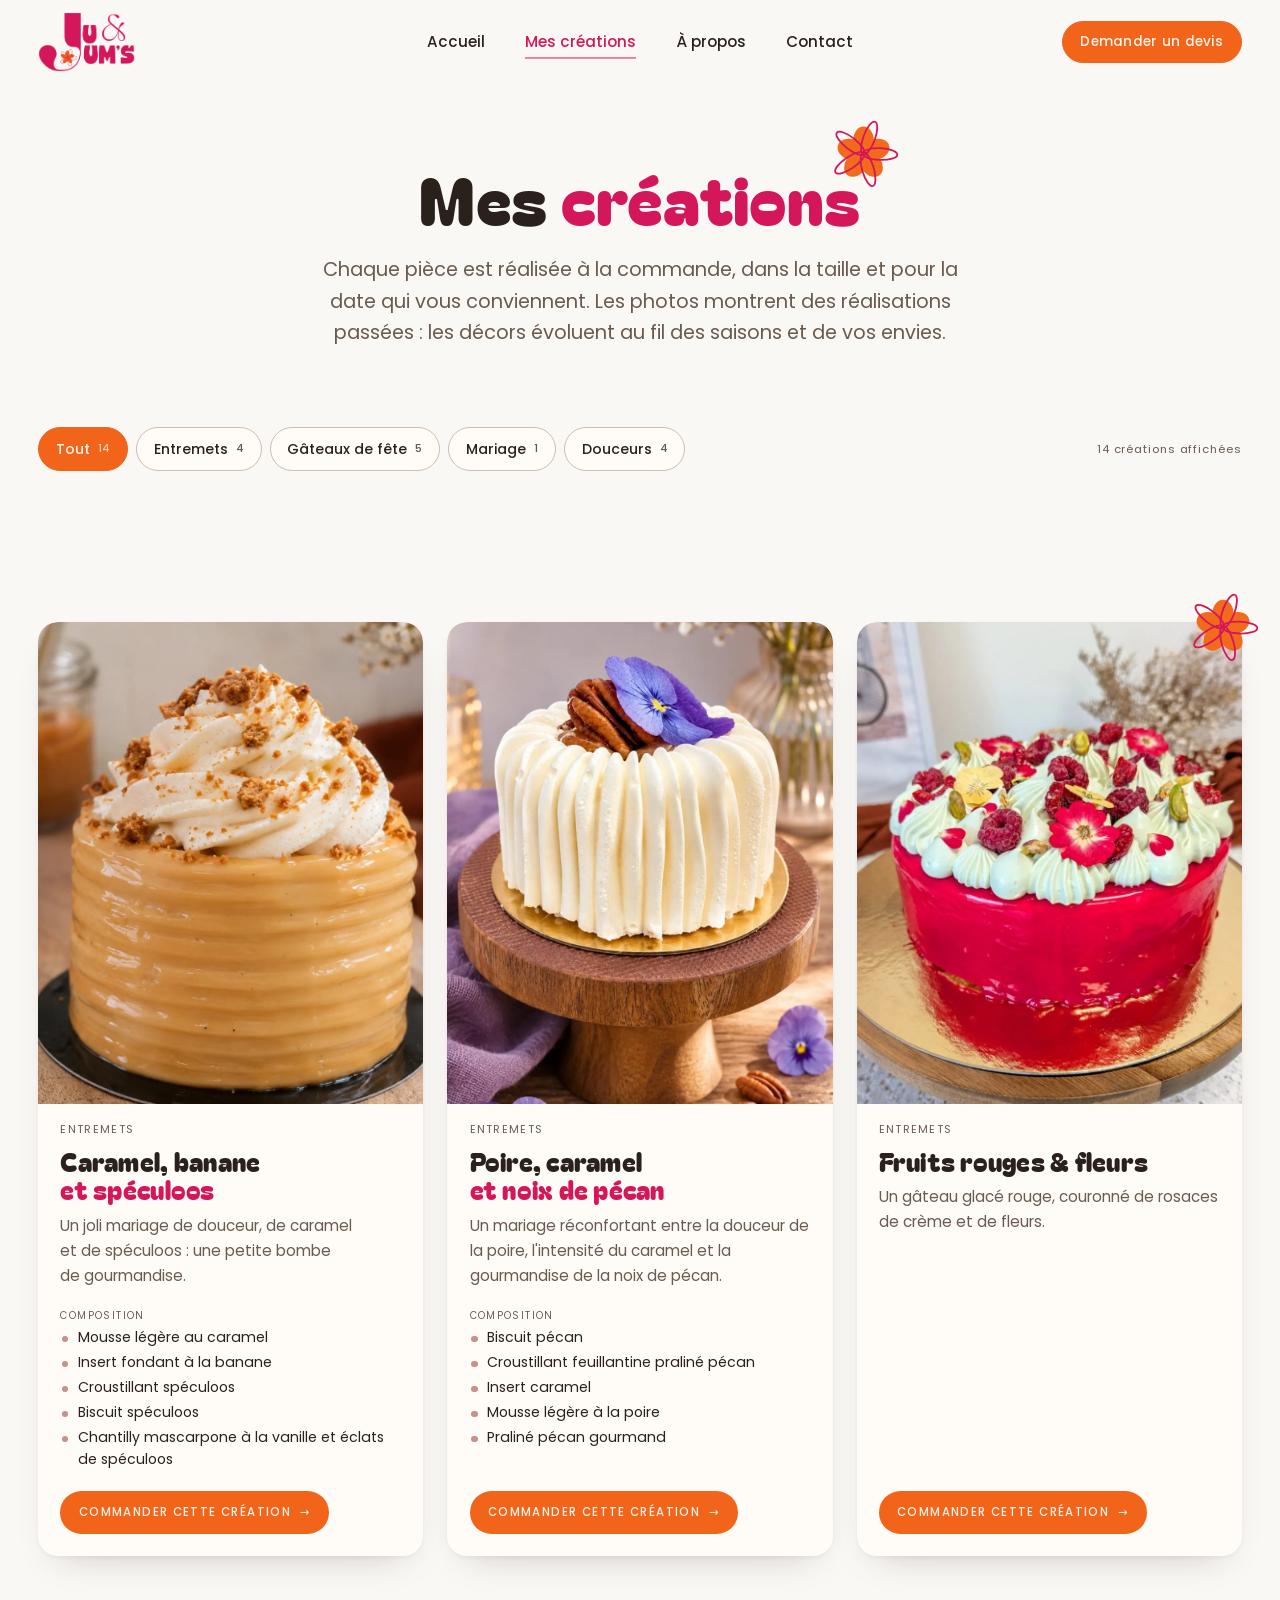
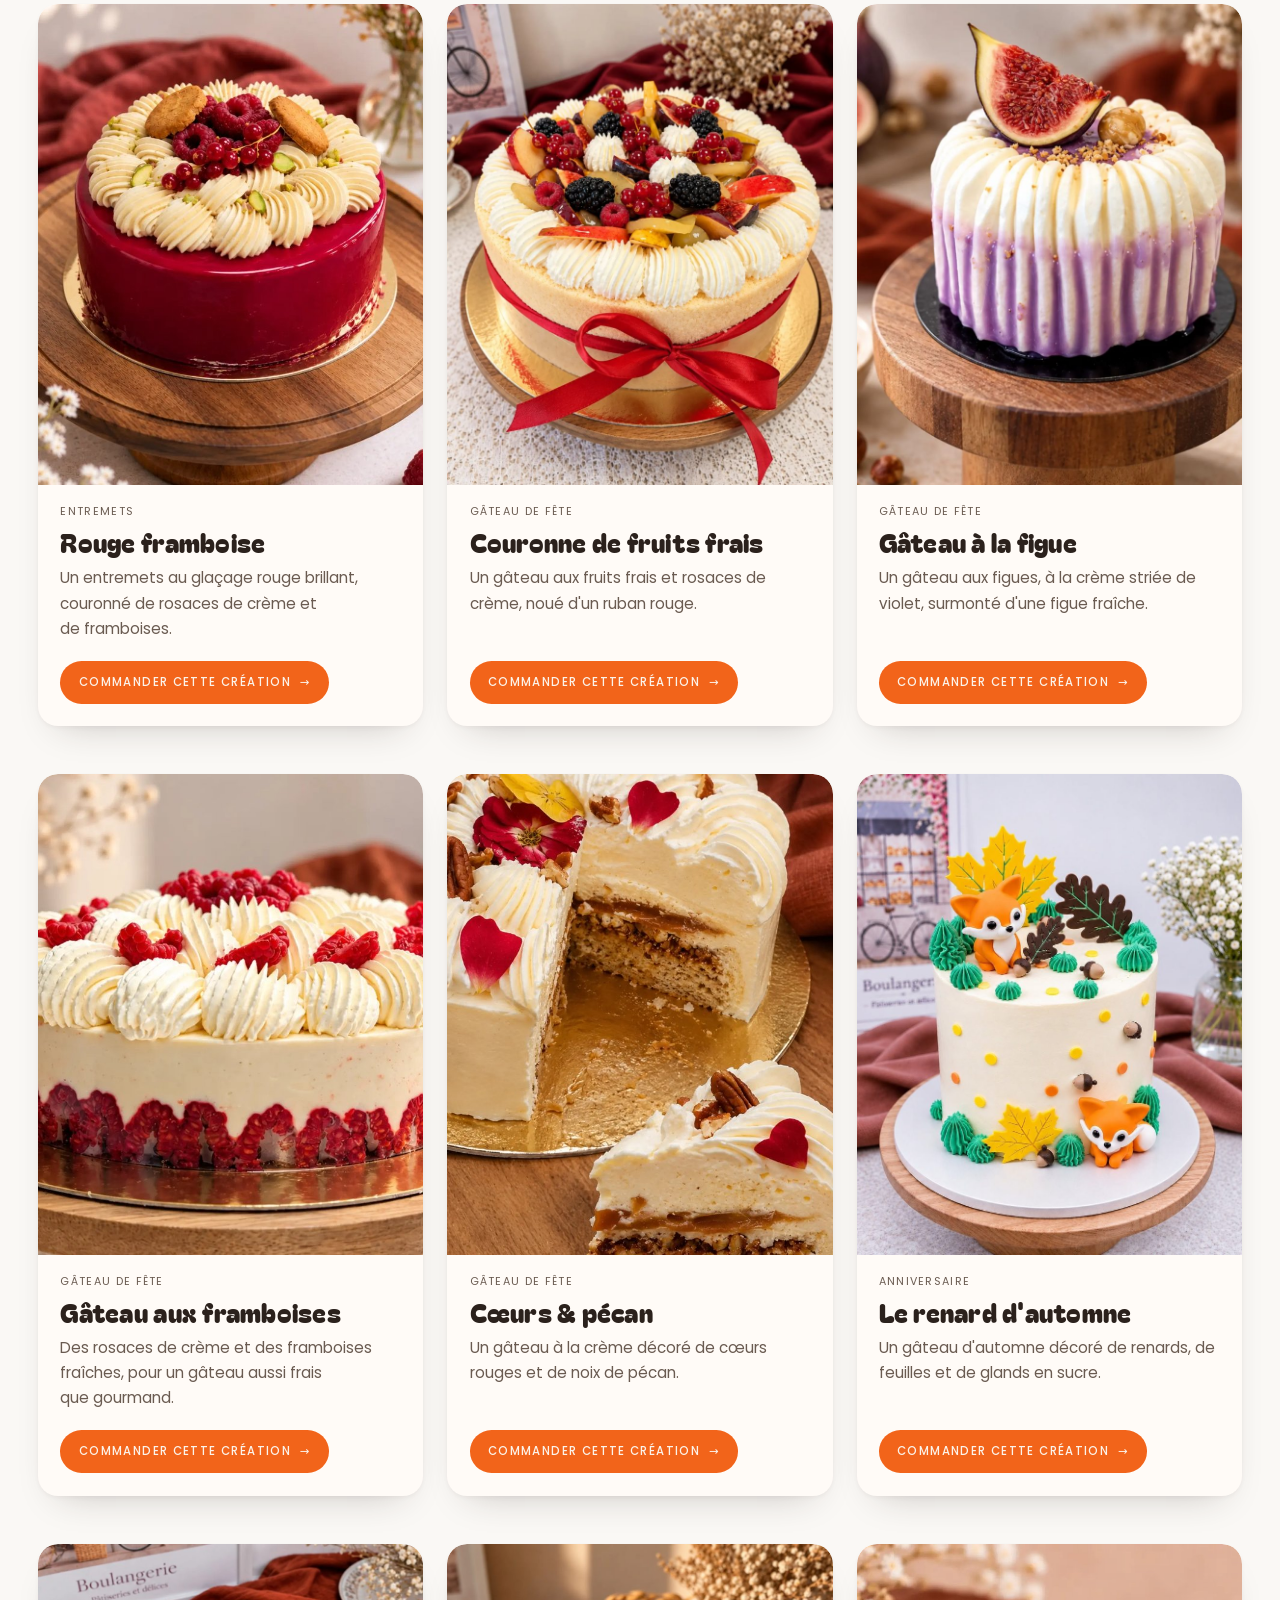
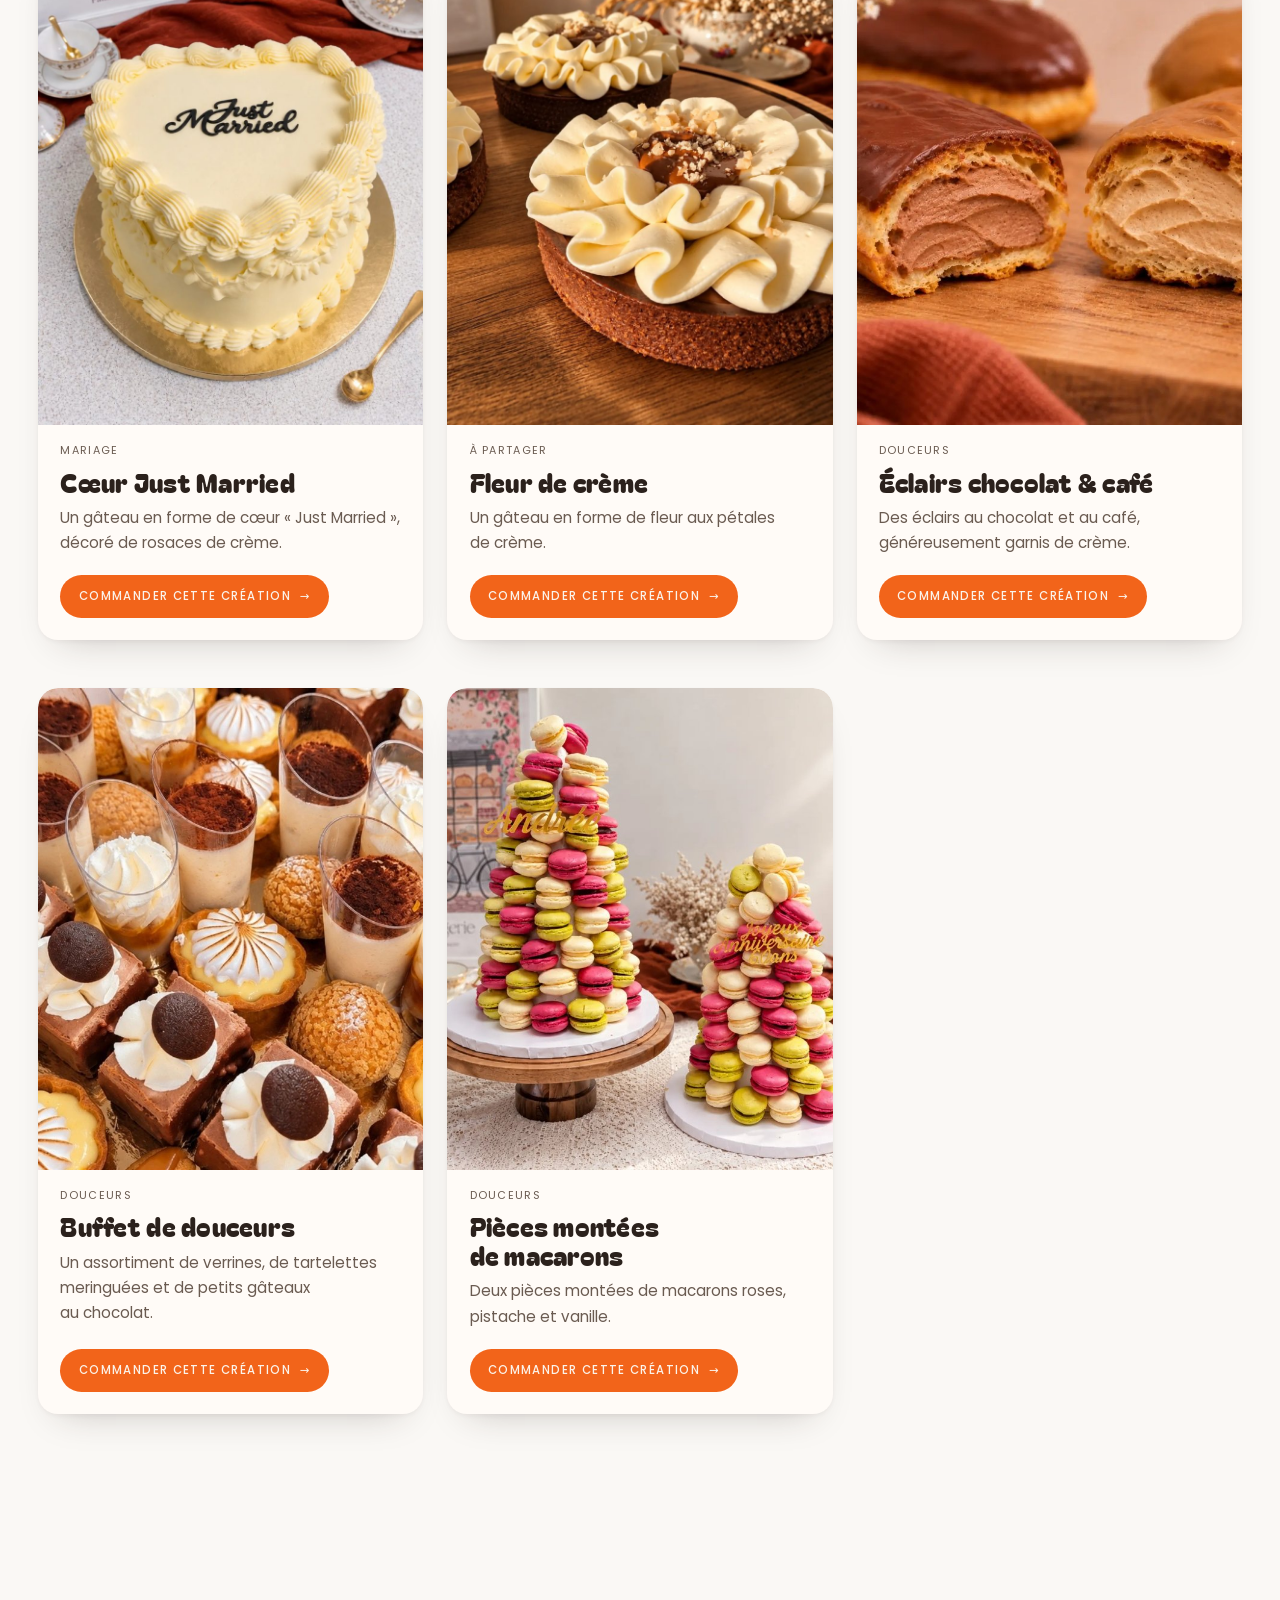
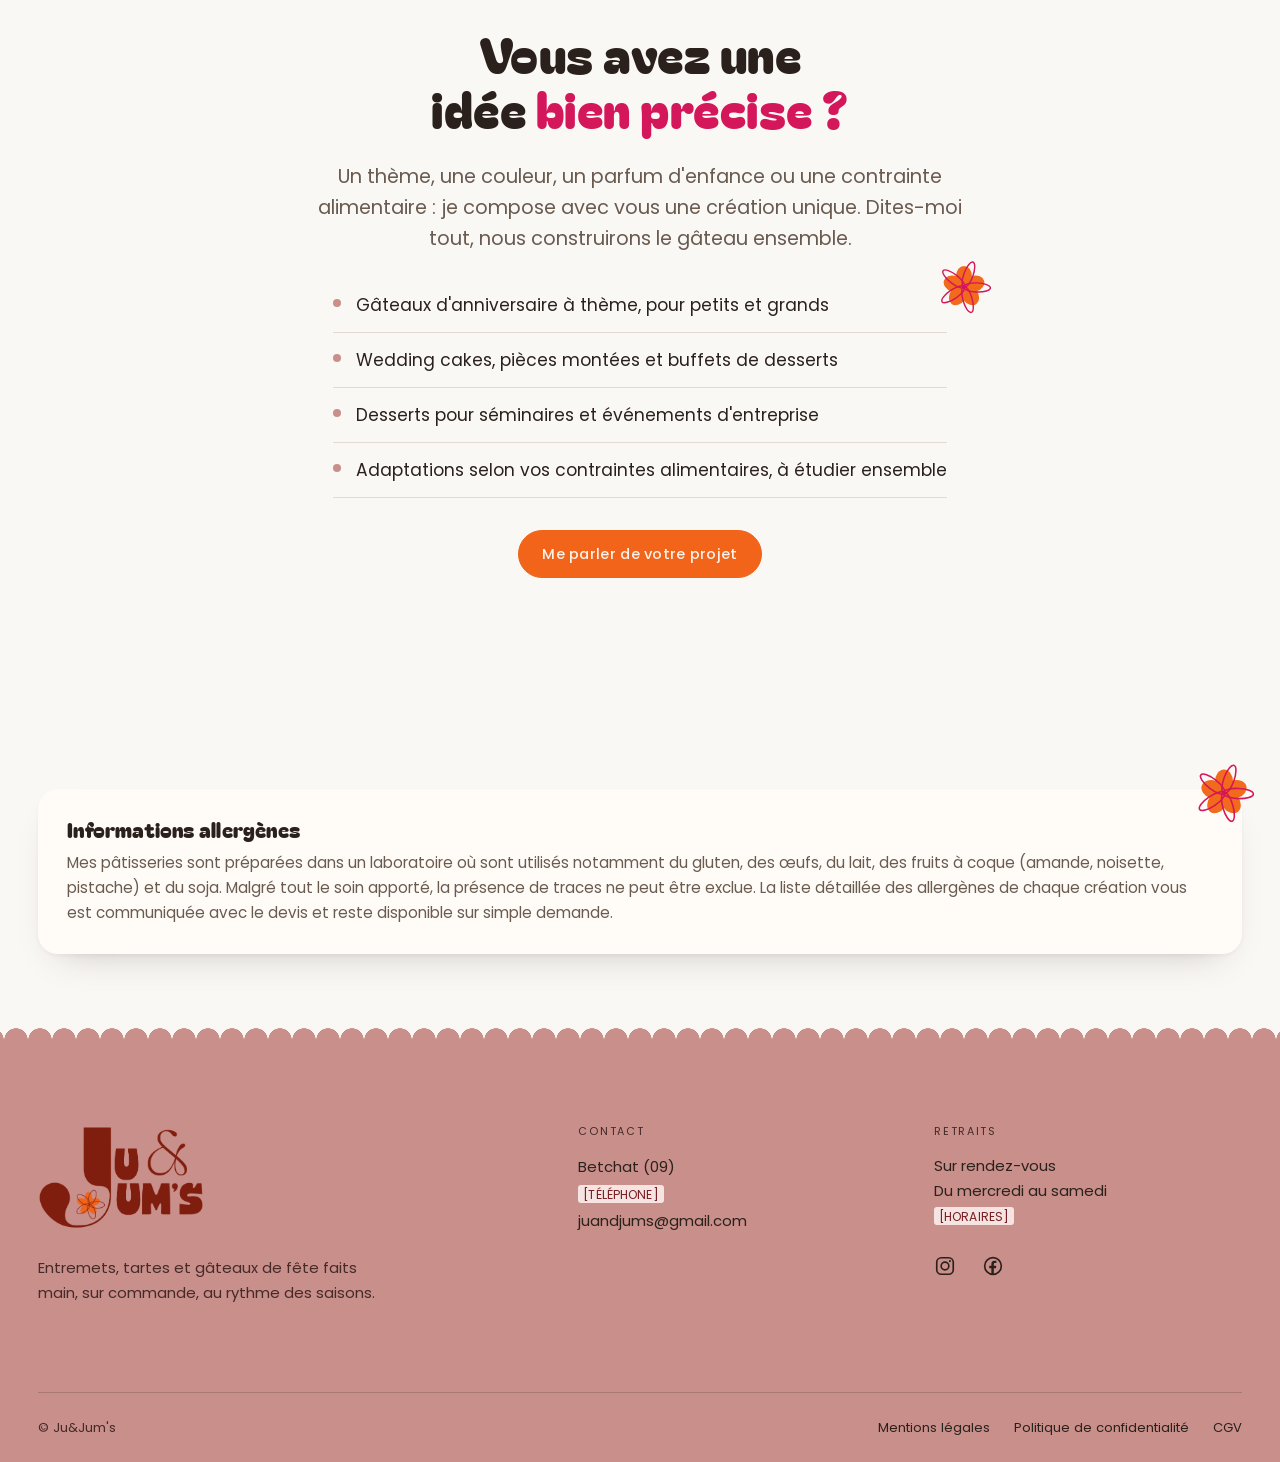
<file: creations.html>
<!doctype html>
<html lang="fr">
<head>
  <meta charset="utf-8">
  <meta name="viewport" content="width=device-width, initial-scale=1">
  <title>Mes créations — Entremets, tartes &amp; gâteaux de fête | Ju&amp;Jum's</title>
  <meta name="description" content="Entremets, tartes, grands classiques revisités, gâteaux de fête et petites douceurs : parcourez les créations de Ju&amp;Jum's, toutes réalisées à la commande.">
  <link rel="canonical" href="https://www.votre-domaine.fr/creations.html">

  <meta property="og:type" content="website">
  <meta property="og:locale" content="fr_FR">
  <meta property="og:site_name" content="Ju&amp;Jum's">
  <meta property="og:title" content="Mes créations | Ju&amp;Jum's">
  <meta property="og:description" content="Entremets, tartes, classiques revisités, gâteaux de fête et petites douceurs, réalisés à la commande.">
  <meta property="og:url" content="https://www.votre-domaine.fr/creations.html">
  <meta property="og:image" content="https://www.votre-domaine.fr/assets/images/og/og-image.jpg">
  <meta property="og:image:width" content="1200">
  <meta property="og:image:height" content="630">
  <meta property="og:image:alt" content="[ALT À COMPLÉTER] Une création de Ju&amp;Jum's">
  <meta name="twitter:card" content="summary_large_image">

  <meta name="theme-color" content="#faf8f5">
  <link rel="icon" href="assets/images/favicon-32.png" type="image/png" sizes="32x32">
  <link rel="icon" href="assets/images/favicon.png" type="image/png" sizes="192x192">
  <link rel="apple-touch-icon" href="assets/images/apple-touch-icon.png">

  <link rel="preconnect" href="https://fonts.googleapis.com">
  <link rel="preconnect" href="https://fonts.gstatic.com" crossorigin>
  <link rel="stylesheet" href="https://fonts.googleapis.com/css2?family=Lora:ital,wght@0,400..700;1,400..700&family=Poppins:ital,wght@0,300;0,400;0,500;0,600;1,400&family=Bagel+Fat+One&display=swap">
  <link rel="stylesheet" href="assets/css/style.css">
  <script>document.documentElement.classList.add('js');</script>
  <script src="assets/js/main.js" defer></script>
</head>
<body class="theme-accueil page-creations">
  <a class="skip-link" href="#contenu">Aller au contenu</a>

  <header class="site-header" data-header>
    <div class="container site-header__inner">
      <a class="brand" href="index.html" data-brand>
        <!-- LOGO couleur : assets/images/logo/logo.png (si le fichier manque, le nom s'affiche en texte). -->
        <img class="brand__logo" src="assets/images/logo/logo.png" alt="Ju&amp;Jum's — accueil" width="471" height="292">
        <span class="brand__wordmark">Ju&amp;Jum's</span>
        <span class="brand__tagline">Pâtisserie artisanale</span>
      </a>

      <button class="nav-toggle" type="button" aria-expanded="false" aria-controls="site-nav" data-nav-toggle>
        <span class="nav-toggle__label">Menu</span>
        <span class="nav-toggle__icon" aria-hidden="true"><span></span><span></span></span>
      </button>

      <nav class="site-nav" id="site-nav" aria-label="Navigation principale" data-nav>
        <ul class="site-nav__list">
          <li><a href="index.html">Accueil</a></li>
          <li><a href="creations.html" aria-current="page">Mes créations</a></li>
          <li><a href="a-propos.html">À propos</a></li>
          <li><a href="contact.html">Contact</a></li>
        </ul>
        <div class="site-nav__foot">
          <a class="btn btn--small" href="contact.html">Demander un devis</a>
          <p class="site-nav__info">Sur commande uniquement · Retrait à Betchat (09)</p>
        </div>
      </nav>
    </div>
  </header>

  <main id="contenu">

    <section class="page-hero" aria-labelledby="page-title">
      <div class="container page-hero__inner">
        <h1 id="page-title">Mes <em>créations</em></h1>
        <p class="lead page-hero__lead">Chaque pièce est réalisée à la commande, dans la taille et pour la date qui vous conviennent. Les photos montrent des réalisations passées&nbsp;: les décors évoluent au fil des saisons et de vos envies.</p>
      </div>
    </section>

    <div class="filters-bar">
      <div class="container filters-bar__inner">
        <div class="filters" role="group" aria-label="Filtrer les créations par catégorie" data-filters>
          <button type="button" class="chip" data-filter="all" aria-pressed="true">Tout <span class="chip__count" aria-hidden="true"></span></button>
          <button type="button" class="chip" data-filter="entremets" aria-pressed="false">Entremets <span class="chip__count" aria-hidden="true"></span></button>
          <button type="button" class="chip" data-filter="fete" aria-pressed="false">Gâteaux de fête <span class="chip__count" aria-hidden="true"></span></button>
          <button type="button" class="chip" data-filter="mariage" aria-pressed="false">Mariage <span class="chip__count" aria-hidden="true"></span></button>
          <button type="button" class="chip" data-filter="douceurs" aria-pressed="false">Douceurs <span class="chip__count" aria-hidden="true"></span></button>
        </div>
        <p class="filters__status" aria-live="polite" data-filter-status>14 créations affichées</p>
      </div>
    </div>

    <section class="section section--tight" aria-label="Catalogue des créations">
      <div class="container">
        <!-- CRÉATIONS : les mêmes photos et descriptions que la page d'accueil (galerie,
             gâteaux « à la coupe » et grille Instagram), chaque gâteau une seule fois.
             Les noms des photos Instagram sont proposés d'après la photo : adaptez-les.
             data-category sert aux filtres : entremets, fete, mariage, douceurs. -->
        <div class="creations-grid">

          <article class="creation reveal" id="caramel-banane-speculoos" data-category="entremets">
            <figure class="media media--portrait" data-tone="caramel">
              <img src="assets/images/accueil/coupe-1-entier.jpg" alt="Entremets caramel, banane et spéculoos, entier : glaçage caramel strié, chantilly mascarpone et éclats de spéculoos" width="1200" height="1200" loading="lazy">
            </figure>
            <p class="creation__meta"><span>Entremets</span></p>
            <h2 class="creation__title">Caramel, banane <em>et spéculoos</em></h2>
            <p class="creation__desc">Un joli mariage de douceur, de caramel et de spéculoos&nbsp;: une petite bombe de gourmandise.</p>
            <div class="creation__compo">
              <span class="creation__compo-label">Composition</span>
              <ul class="creation__layers">
                <li>Mousse légère au caramel</li>
                <li>Insert fondant à la banane</li>
                <li>Croustillant spéculoos</li>
                <li>Biscuit spéculoos</li>
                <li>Chantilly mascarpone à la vanille et éclats de spéculoos</li>
              </ul>
            </div>
            <a class="link-arrow" href="contact.html?creation=Caramel%2C%20banane%20et%20sp%C3%A9culoos">Commander cette création</a>
          </article>

          <article class="creation reveal" id="poire-caramel-pecan" data-category="entremets" style="--d:1">
            <figure class="media media--portrait" data-tone="vanille">
              <img src="assets/images/accueil/coupe-2-entier.jpg" alt="Entremets poire, caramel et noix de pécan, entier, habillé de mousse cannelée et décoré de noix de pécan et d'une pensée violette" width="1200" height="1200" loading="lazy">
            </figure>
            <p class="creation__meta"><span>Entremets</span></p>
            <h2 class="creation__title">Poire, caramel <em>et noix de pécan</em></h2>
            <p class="creation__desc">Un mariage réconfortant entre la douceur de la poire, l'intensité du caramel et la gourmandise de la noix de pécan.</p>
            <div class="creation__compo">
              <span class="creation__compo-label">Composition</span>
              <ul class="creation__layers">
                <li>Biscuit pécan</li>
                <li>Croustillant feuillantine praliné pécan</li>
                <li>Insert caramel</li>
                <li>Mousse légère à la poire</li>
                <li>Praliné pécan gourmand</li>
              </ul>
            </div>
            <a class="link-arrow" href="contact.html?creation=Poire%2C%20caramel%20et%20noix%20de%20p%C3%A9can">Commander cette création</a>
          </article>

          <article class="creation reveal" id="fruits-rouges-fleurs" data-category="entremets" style="--d:2">
            <figure class="media media--portrait" data-tone="griotte">
              <img src="assets/images/accueil/galerie-3.jpg" alt="Gâteau glacé rouge, couronné de rosaces de crème et de fleurs" width="800" height="1000" loading="lazy">
            </figure>
            <p class="creation__meta"><span>Entremets</span></p>
            <h2 class="creation__title">Fruits rouges &amp; fleurs</h2>
            <p class="creation__desc">Un gâteau glacé rouge, couronné de rosaces de crème et de fleurs.</p>
            <a class="link-arrow" href="contact.html?creation=Fruits%20rouges%20%26%20fleurs">Commander cette création</a>
          </article>

          <article class="creation reveal" id="rouge-framboise" data-category="entremets">
            <figure class="media media--portrait" data-tone="framboise">
              <img src="assets/images/instagram/insta-2.jpg" alt="Entremets au glaçage rouge brillant, couronné de rosaces de crème et de framboises" width="800" height="800" loading="lazy">
            </figure>
            <p class="creation__meta"><span>Entremets</span></p>
            <h2 class="creation__title">Rouge framboise</h2>
            <p class="creation__desc">Un entremets au glaçage rouge brillant, couronné de rosaces de crème et de framboises.</p>
            <a class="link-arrow" href="contact.html?creation=Rouge%20framboise">Commander cette création</a>
          </article>

          <article class="creation reveal" id="couronne-fruits-frais" data-category="fete" style="--d:1">
            <figure class="media media--portrait" data-tone="framboise">
              <img src="assets/images/accueil/galerie-2.jpg" alt="Gâteau aux fruits frais et rosaces de crème, noué d'un ruban rouge" width="800" height="1000" loading="lazy">
            </figure>
            <p class="creation__meta"><span>Gâteau de fête</span></p>
            <h2 class="creation__title">Couronne de fruits frais</h2>
            <p class="creation__desc">Un gâteau aux fruits frais et rosaces de crème, noué d'un ruban rouge.</p>
            <a class="link-arrow" href="contact.html?creation=Couronne%20de%20fruits%20frais">Commander cette création</a>
          </article>

          <article class="creation reveal" id="gateau-figue" data-category="fete" style="--d:2">
            <figure class="media media--portrait" data-tone="pistache">
              <img src="assets/images/accueil/galerie-1.jpg" alt="Gâteau aux figues, crème striée de violet, surmonté d'une figue fraîche" width="800" height="1000" loading="lazy">
            </figure>
            <p class="creation__meta"><span>Gâteau de fête</span></p>
            <h2 class="creation__title">Gâteau à la figue</h2>
            <p class="creation__desc">Un gâteau aux figues, à la crème striée de violet, surmonté d'une figue fraîche.</p>
            <a class="link-arrow" href="contact.html?creation=G%C3%A2teau%20%C3%A0%20la%20figue">Commander cette création</a>
          </article>

          <article class="creation reveal" id="gateau-framboises" data-category="fete">
            <figure class="media media--portrait" data-tone="framboise">
              <img src="assets/images/instagram/insta-7.jpg" alt="Gâteau aux framboises, rosaces de crème et framboises fraîches" width="800" height="800" loading="lazy">
            </figure>
            <p class="creation__meta"><span>Gâteau de fête</span></p>
            <h2 class="creation__title">Gâteau aux framboises</h2>
            <p class="creation__desc">Des rosaces de crème et des framboises fraîches, pour un gâteau aussi frais que gourmand.</p>
            <a class="link-arrow" href="contact.html?creation=G%C3%A2teau%20aux%20framboises">Commander cette création</a>
          </article>

          <article class="creation reveal" id="coeurs-pecan" data-category="fete" style="--d:1">
            <figure class="media media--portrait" data-tone="vanille">
              <img src="assets/images/instagram/insta-3.jpg" alt="Gâteau à la crème entamé, une part découpée au premier plan, décoré de cœurs rouges et de noix de pécan" width="800" height="800" loading="lazy">
            </figure>
            <p class="creation__meta"><span>Gâteau de fête</span></p>
            <h2 class="creation__title">Cœurs &amp; pécan</h2>
            <p class="creation__desc">Un gâteau à la crème décoré de cœurs rouges et de noix de pécan.</p>
            <a class="link-arrow" href="contact.html?creation=C%C5%93urs%20%26%20p%C3%A9can">Commander cette création</a>
          </article>

          <article class="creation reveal" id="renard-automne" data-category="fete" style="--d:2">
            <figure class="media media--portrait" data-tone="caramel">
              <img src="assets/images/accueil/galerie-6.jpg" alt="Gâteau d'automne décoré de renards, de feuilles et de glands en sucre" width="800" height="1000" loading="lazy">
            </figure>
            <p class="creation__meta"><span>Anniversaire</span></p>
            <h2 class="creation__title">Le renard d'automne</h2>
            <p class="creation__desc">Un gâteau d'automne décoré de renards, de feuilles et de glands en sucre.</p>
            <a class="link-arrow" href="contact.html?creation=Le%20renard%20d'automne">Commander cette création</a>
          </article>

          <article class="creation reveal" id="coeur-just-married" data-category="mariage">
            <figure class="media media--portrait" data-tone="vanille">
              <img src="assets/images/accueil/galerie-5.jpg" alt="Gâteau en forme de cœur « Just Married », décoré de rosaces de crème" width="800" height="1000" loading="lazy">
            </figure>
            <p class="creation__meta"><span>Mariage</span></p>
            <h2 class="creation__title">Cœur Just Married</h2>
            <p class="creation__desc">Un gâteau en forme de cœur «&nbsp;Just Married&nbsp;», décoré de rosaces de crème.</p>
            <a class="link-arrow" href="contact.html?creation=C%C5%93ur%20Just%20Married">Commander cette création</a>
          </article>

          <article class="creation reveal" id="fleur-de-creme" data-category="douceurs" style="--d:1">
            <figure class="media media--portrait" data-tone="caramel">
              <img src="assets/images/accueil/galerie-4.jpg" alt="Gâteau en forme de fleur aux pétales de crème" width="800" height="1000" loading="lazy">
            </figure>
            <p class="creation__meta"><span>À partager</span></p>
            <h2 class="creation__title">Fleur de crème</h2>
            <p class="creation__desc">Un gâteau en forme de fleur aux pétales de crème.</p>
            <a class="link-arrow" href="contact.html?creation=Fleur%20de%20cr%C3%A8me">Commander cette création</a>
          </article>

          <article class="creation reveal" id="eclairs-chocolat-cafe" data-category="douceurs" style="--d:2">
            <figure class="media media--portrait" data-tone="chocolat">
              <img src="assets/images/instagram/insta-5.jpg" alt="Éclairs au chocolat et au café coupés, laissant voir leur crème" width="800" height="800" loading="lazy">
            </figure>
            <p class="creation__meta"><span>Douceurs</span></p>
            <h2 class="creation__title">Éclairs chocolat &amp; café</h2>
            <p class="creation__desc">Des éclairs au chocolat et au café, généreusement garnis de crème.</p>
            <a class="link-arrow" href="contact.html?creation=%C3%89clairs%20chocolat%20%26%20caf%C3%A9">Commander cette création</a>
          </article>

          <article class="creation reveal" id="buffet-douceurs" data-category="douceurs">
            <figure class="media media--portrait" data-tone="chocolat">
              <img src="assets/images/instagram/insta-1.jpg" alt="Assortiment de verrines, tartelettes meringuées et petits gâteaux au chocolat" width="800" height="800" loading="lazy">
            </figure>
            <p class="creation__meta"><span>Douceurs</span></p>
            <h2 class="creation__title">Buffet de douceurs</h2>
            <p class="creation__desc">Un assortiment de verrines, de tartelettes meringuées et de petits gâteaux au chocolat.</p>
            <a class="link-arrow" href="contact.html?creation=Buffet%20de%20douceurs">Commander cette création</a>
          </article>

          <article class="creation reveal" id="pieces-montees-macarons" data-category="douceurs" style="--d:1">
            <figure class="media media--portrait" data-tone="pistache">
              <img src="assets/images/instagram/insta-8.jpg" alt="Deux pièces montées de macarons roses, pistache et vanille" width="800" height="800" loading="lazy">
            </figure>
            <p class="creation__meta"><span>Douceurs</span></p>
            <h2 class="creation__title">Pièces montées de macarons</h2>
            <p class="creation__desc">Deux pièces montées de macarons roses, pistache et vanille.</p>
            <a class="link-arrow" href="contact.html?creation=Pi%C3%A8ces%20mont%C3%A9es%20de%20macarons">Commander cette création</a>
          </article>

        </div>
      </div>
    </section>

    <!-- ============ SUR MESURE ============ -->
    <section class="section section--tint" aria-labelledby="bespoke-title">
      <div class="container bespoke">
        <div class="reveal" style="--d:1">
          <h2 class="section-title" id="bespoke-title">Vous avez une idée <em>bien précise&nbsp;?</em></h2>
          <p class="lead">Un thème, une couleur, un parfum d'enfance ou une contrainte alimentaire&nbsp;: je compose avec vous une création unique. Dites-moi tout, nous construirons le gâteau ensemble.</p>
          <ul class="bespoke__list">
            <li>Gâteaux d'anniversaire à thème, pour petits et grands</li>
            <li>Wedding cakes, pièces montées et buffets de desserts</li>
            <li>Desserts pour séminaires et événements d'entreprise</li>
            <li>Adaptations selon vos contraintes alimentaires, à étudier ensemble</li>
          </ul>
          <a class="btn" href="contact.html?type=sur-mesure">Me parler de votre projet</a>
        </div>
      </div>
    </section>

    <!-- ============ ALLERGÈNES ============ -->
    <section class="section section--tight" aria-labelledby="allergens-title">
      <div class="container">
        <!-- À ADAPTER : listez les allergènes réellement présents dans votre laboratoire -->
        <div class="note">
          <h2 class="note__title" id="allergens-title">Informations allergènes</h2>
          <p>Mes pâtisseries sont préparées dans un laboratoire où sont utilisés notamment du gluten, des œufs, du lait, des fruits à coque (amande, noisette, pistache) et du soja. Malgré tout le soin apporté, la présence de traces ne peut être exclue. La liste détaillée des allergènes de chaque création vous est communiquée avec le devis et reste disponible sur simple demande.</p>
        </div>
      </div>
    </section>

  </main>

  <footer class="site-footer">
    <div class="container">
      <div class="site-footer__top">
        <div class="site-footer__brand">
          <a class="brand brand--footer" href="index.html" data-brand>
            <!-- LOGO bordeaux (pied de page rose) : assets/images/logo/logo-footer.png -->
            <img class="brand__logo" src="assets/images/logo/logo-footer.png" alt="Ju&amp;Jum's — accueil" width="471" height="292">
            <span class="brand__wordmark">Ju&amp;Jum's</span>
            <span class="brand__tagline">Pâtisserie artisanale</span>
          </a>
          <p class="site-footer__pitch">Entremets, tartes et gâteaux de fête faits main, sur commande, au rythme des saisons.</p>
        </div>
        <div>
          <h2 class="footer-title">Contact</h2>
          <address>
            Betchat (09)<br>
            <a href="tel:+33000000000"><span class="todo">[TÉLÉPHONE]</span></a><br>
            <a href="mailto:juandjums@gmail.com">juandjums@gmail.com</a>
          </address>
        </div>
        <div>
          <h2 class="footer-title">Retraits</h2>
          <p>Sur rendez-vous<br>Du mercredi au samedi<br><span class="todo">[HORAIRES]</span></p>
          <!-- Réseaux sociaux : icônes Instagram et Facebook -->
          <ul class="social">
            <li><a class="social__link" href="https://www.instagram.com/juandjums.patisserie/" target="_blank" rel="noopener" aria-label="Instagram de Ju&amp;Jum's (nouvel onglet)"><svg class="social__icon" viewBox="0 0 24 24" width="22" height="22" aria-hidden="true" focusable="false"><rect x="3" y="3" width="18" height="18" rx="5" fill="none" stroke="currentColor" stroke-width="1.8"/><circle cx="12" cy="12" r="4.2" fill="none" stroke="currentColor" stroke-width="1.8"/><circle cx="17.4" cy="6.6" r="1.2" fill="currentColor"/></svg></a></li>
            <!-- FACEBOOK : remplacez # par l'adresse de la page Facebook -->
            <li><a class="social__link" href="#" aria-label="Facebook de Ju&amp;Jum's"><svg class="social__icon" viewBox="0 0 24 24" width="22" height="22" aria-hidden="true" focusable="false"><circle cx="12" cy="12" r="9.1" fill="none" stroke="currentColor" stroke-width="1.8"/><path d="M12.9 21v-6.6h2.3l.35-2.7H12.9v-1.7c0-.8.22-1.3 1.35-1.3h1.4V6.3c-.25-.03-1.1-.1-2.05-.1-2.03 0-3.4 1.23-3.4 3.5v2h-2.3v2.7h2.3V21z" fill="currentColor"/></svg></a></li>
          </ul>
        </div>
      </div>
      <div class="site-footer__bottom">
        <p>© Ju&amp;Jum's</p>
        <ul class="legal-links">
          <li><a href="mentions-legales.html">Mentions légales</a></li>
          <li><a href="confidentialite.html">Politique de confidentialité</a></li>
          <li><a href="cgv.html">CGV</a></li>
          <li hidden data-cookie-manage><button type="button" class="link-button">Gérer les cookies</button></li>
        </ul>
      </div>
    </div>
  </footer>
</body>
</html>
</file>
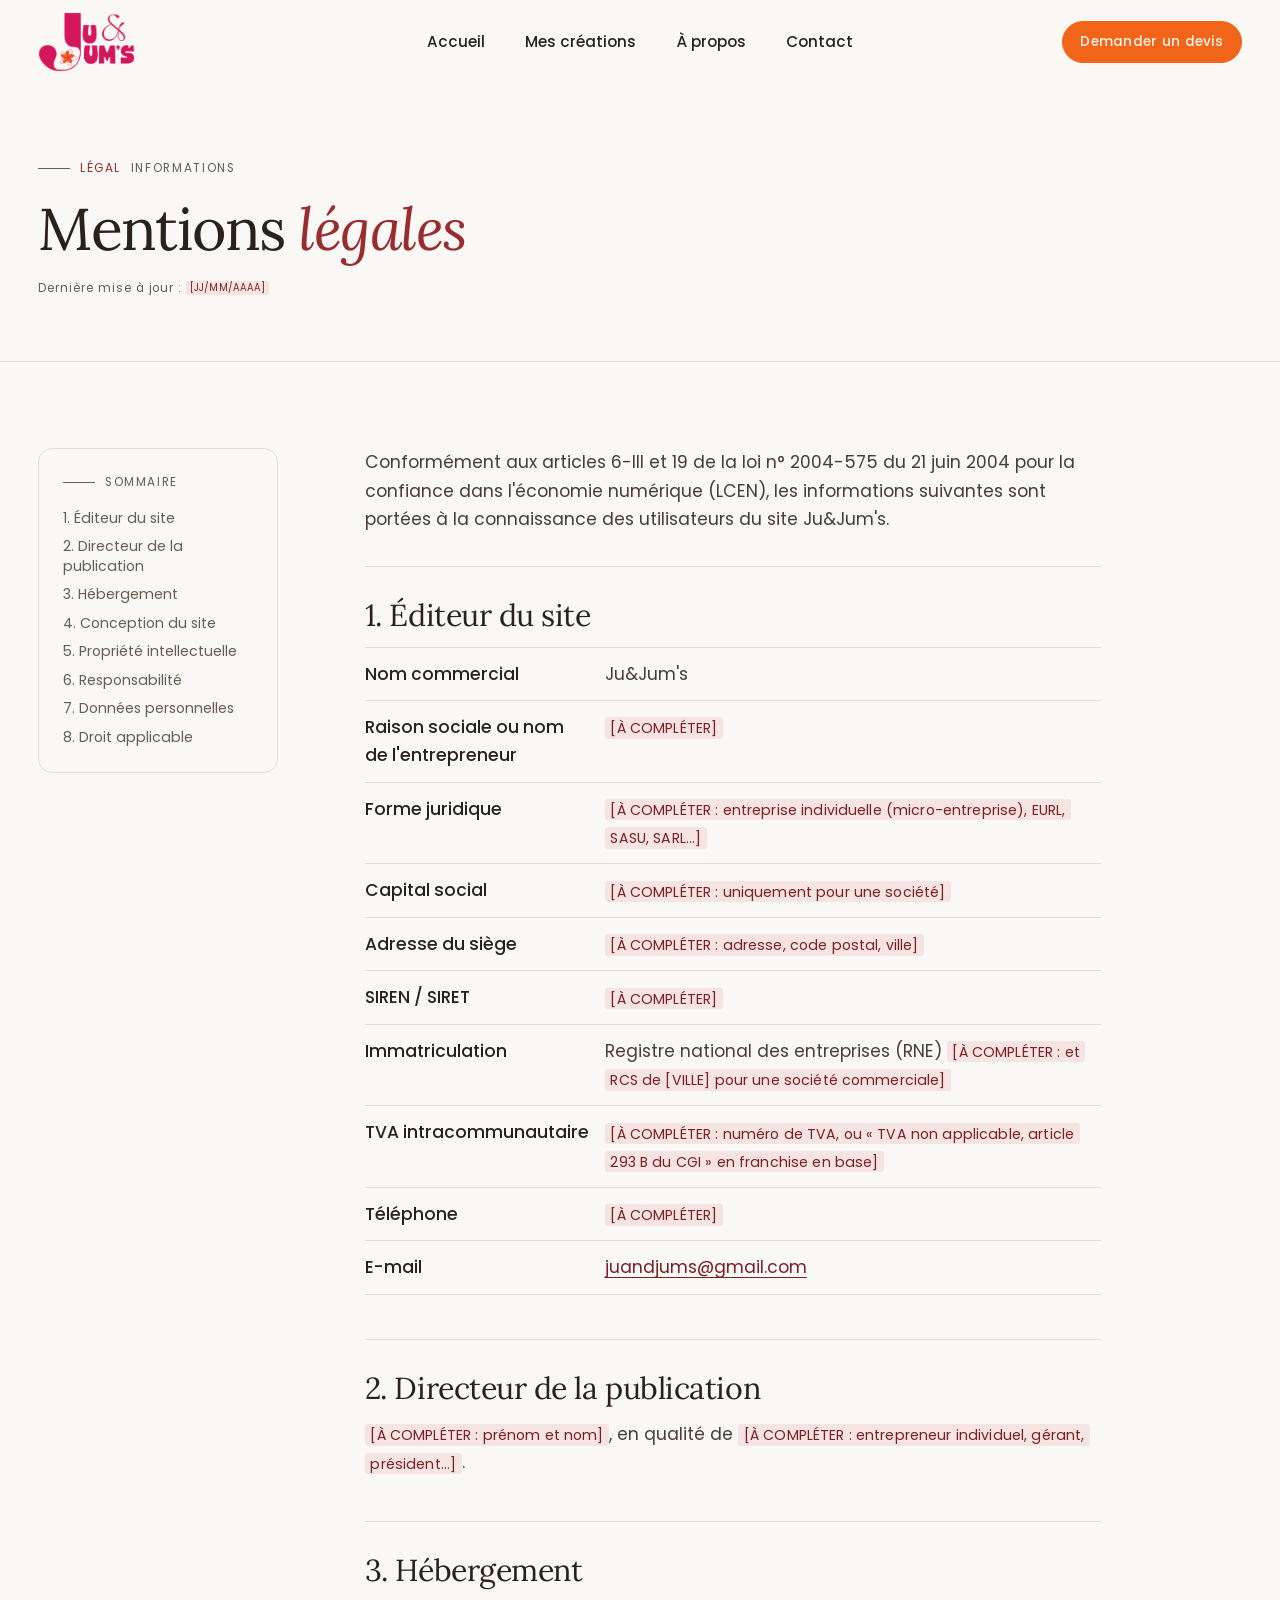
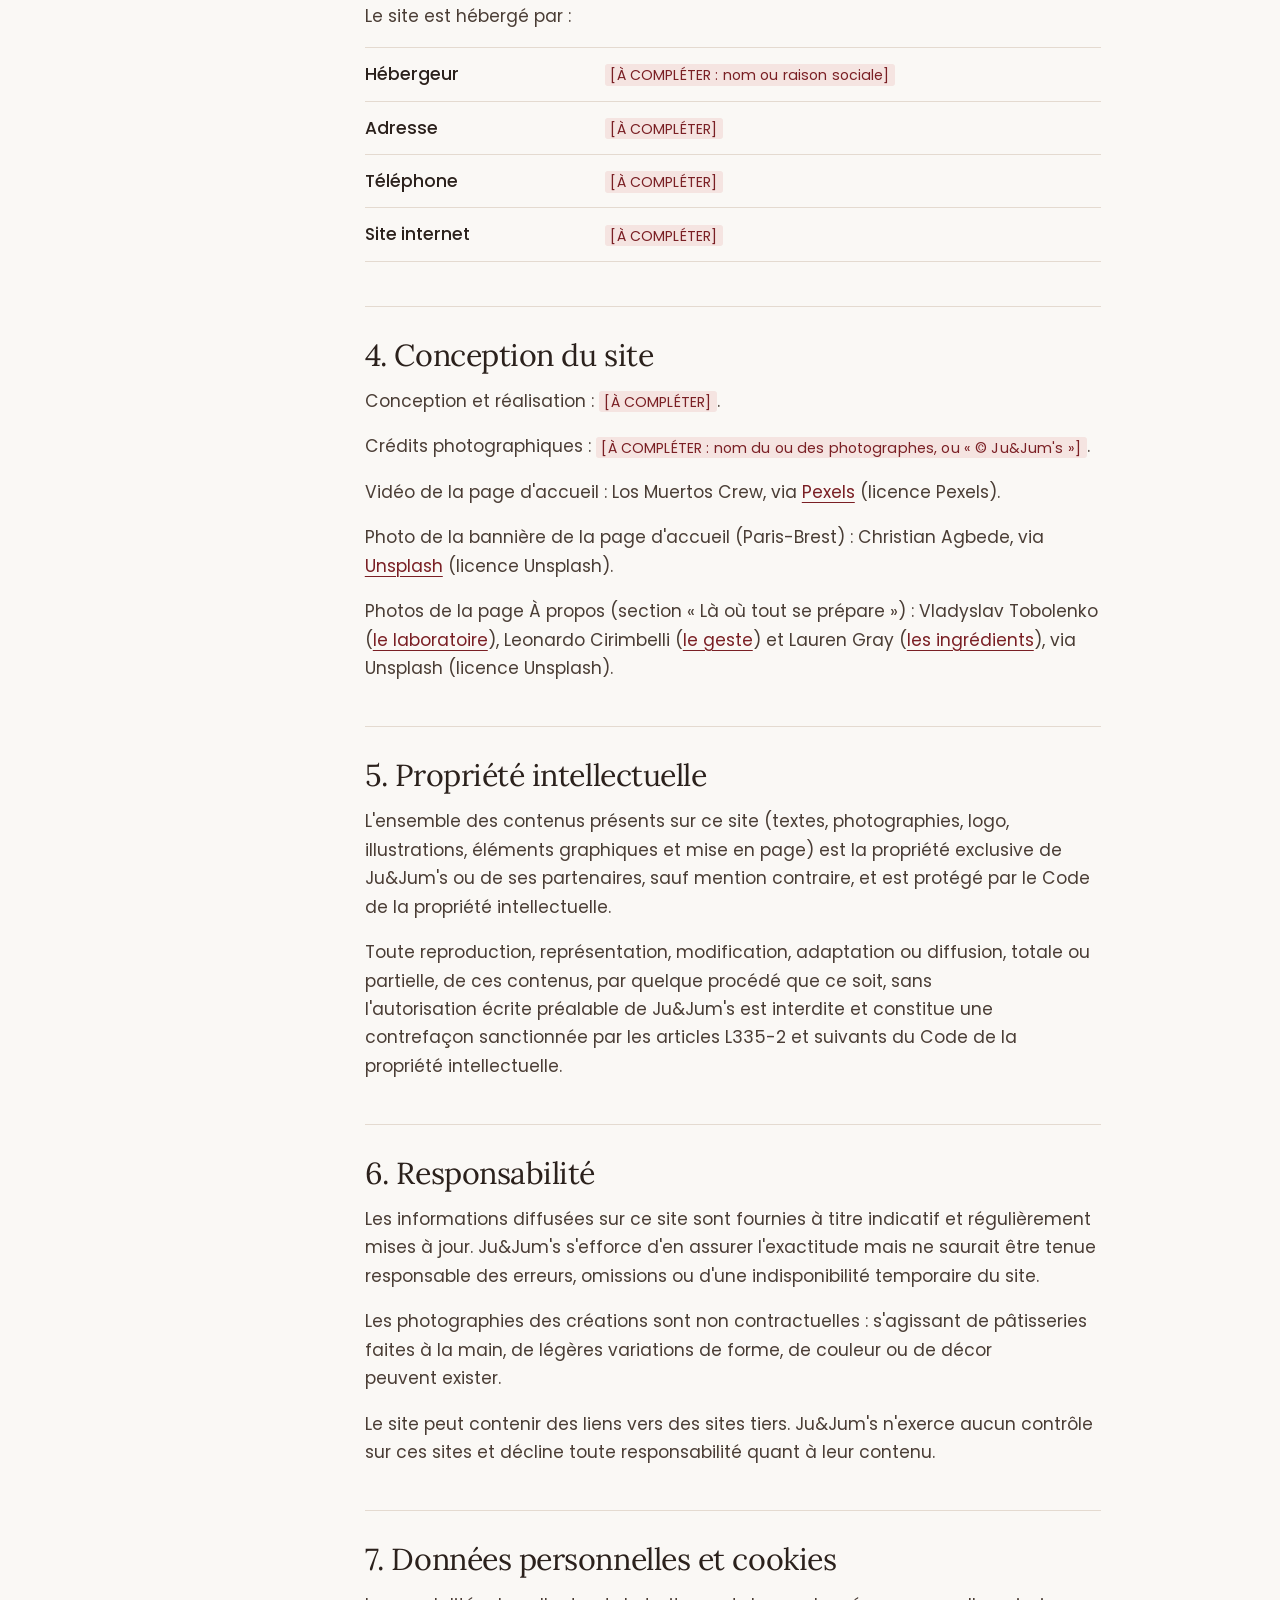
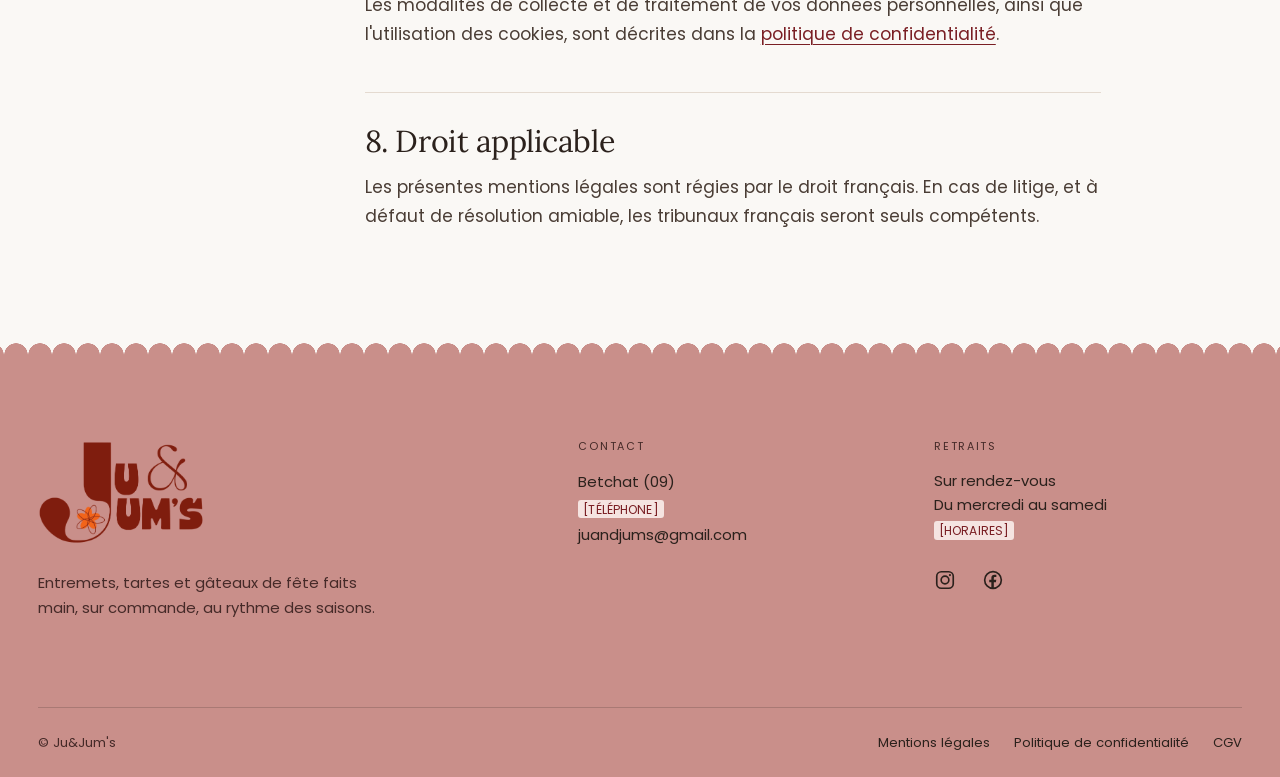
<file: mentions-legales.html>
<!doctype html>
<html lang="fr">
<head>
  <meta charset="utf-8">
  <meta name="viewport" content="width=device-width, initial-scale=1">
  <title>Mentions légales | Ju&amp;Jum's</title>
  <meta name="description" content="Mentions légales du site Ju&amp;Jum's : éditeur, directeur de la publication, hébergeur, propriété intellectuelle.">
  <link rel="canonical" href="https://www.votre-domaine.fr/mentions-legales.html">

  <meta property="og:type" content="website">
  <meta property="og:locale" content="fr_FR">
  <meta property="og:site_name" content="Ju&amp;Jum's">
  <meta property="og:title" content="Mentions légales | Ju&amp;Jum's">
  <meta property="og:description" content="Éditeur, hébergeur et informations légales du site Ju&amp;Jum's.">
  <meta property="og:url" content="https://www.votre-domaine.fr/mentions-legales.html">
  <meta property="og:image" content="https://www.votre-domaine.fr/assets/images/og/og-image.jpg">
  <meta name="twitter:card" content="summary_large_image">

  <meta name="theme-color" content="#faf8f5">
  <link rel="icon" href="assets/images/favicon-32.png" type="image/png" sizes="32x32">
  <link rel="icon" href="assets/images/favicon.png" type="image/png" sizes="192x192">
  <link rel="apple-touch-icon" href="assets/images/apple-touch-icon.png">

  <link rel="preconnect" href="https://fonts.googleapis.com">
  <link rel="preconnect" href="https://fonts.gstatic.com" crossorigin>
  <link rel="stylesheet" href="https://fonts.googleapis.com/css2?family=Lora:ital,wght@0,400..700;1,400..700&family=Poppins:ital,wght@0,300;0,400;0,500;0,600;1,400&display=swap">
  <link rel="stylesheet" href="assets/css/style.css">
  <script>document.documentElement.classList.add('js');</script>
  <script src="assets/js/main.js" defer></script>
</head>
<body>
  <a class="skip-link" href="#contenu">Aller au contenu</a>

  <header class="site-header" data-header>
    <div class="container site-header__inner">
      <a class="brand" href="index.html" data-brand>
        <!-- LOGO couleur : assets/images/logo/logo.png (si le fichier manque, le nom s'affiche en texte). -->
        <img class="brand__logo" src="assets/images/logo/logo.png" alt="Ju&amp;Jum's — accueil" width="471" height="292">
        <span class="brand__wordmark">Ju&amp;Jum's</span>
        <span class="brand__tagline">Pâtisserie artisanale</span>
      </a>

      <button class="nav-toggle" type="button" aria-expanded="false" aria-controls="site-nav" data-nav-toggle>
        <span class="nav-toggle__label">Menu</span>
        <span class="nav-toggle__icon" aria-hidden="true"><span></span><span></span></span>
      </button>

      <nav class="site-nav" id="site-nav" aria-label="Navigation principale" data-nav>
        <ul class="site-nav__list">
          <li><a href="index.html">Accueil</a></li>
          <li><a href="creations.html">Mes créations</a></li>
          <li><a href="a-propos.html">À propos</a></li>
          <li><a href="contact.html">Contact</a></li>
        </ul>
        <div class="site-nav__foot">
          <a class="btn btn--small" href="contact.html">Demander un devis</a>
          <p class="site-nav__info">Sur commande uniquement · Retrait à Betchat (09)</p>
        </div>
      </nav>
    </div>
  </header>

  <main id="contenu">

    <section class="page-hero page-hero--legal" aria-labelledby="page-title">
      <div class="container page-hero__inner">
        <p class="eyebrow"><span class="eyebrow__num">Légal</span> Informations</p>
        <h1 id="page-title">Mentions <em>légales</em></h1>
        <p class="page-hero__date">Dernière mise à jour : <span class="todo">[JJ/MM/AAAA]</span></p>
      </div>
    </section>

    <div class="container legal">
      <nav class="legal__toc" aria-label="Sommaire de la page">
        <p class="eyebrow">Sommaire</p>
        <ol>
          <li><a href="#editeur">1. Éditeur du site</a></li>
          <li><a href="#publication">2. Directeur de la publication</a></li>
          <li><a href="#hebergement">3. Hébergement</a></li>
          <li><a href="#realisation">4. Conception du site</a></li>
          <li><a href="#propriete">5. Propriété intellectuelle</a></li>
          <li><a href="#responsabilite">6. Responsabilité</a></li>
          <li><a href="#donnees">7. Données personnelles</a></li>
          <li><a href="#droit">8. Droit applicable</a></li>
        </ol>
      </nav>

      <article class="prose">
        <p class="prose__intro">Conformément aux articles 6-III et 19 de la loi n° 2004-575 du 21 juin 2004 pour la confiance dans l'économie numérique (LCEN), les informations suivantes sont portées à la connaissance des utilisateurs du site Ju&amp;Jum's.</p>

        <h2 id="editeur">1. Éditeur du site</h2>
        <dl>
          <div><dt>Nom commercial</dt><dd>Ju&amp;Jum's</dd></div>
          <div><dt>Raison sociale ou nom de l'entrepreneur</dt><dd><span class="todo">[À COMPLÉTER]</span></dd></div>
          <div><dt>Forme juridique</dt><dd><span class="todo">[À COMPLÉTER : entreprise individuelle (micro-entreprise), EURL, SASU, SARL…]</span></dd></div>
          <div><dt>Capital social</dt><dd><span class="todo">[À COMPLÉTER : uniquement pour une société]</span></dd></div>
          <div><dt>Adresse du siège</dt><dd><span class="todo">[À COMPLÉTER : adresse, code postal, ville]</span></dd></div>
          <div><dt>SIREN / SIRET</dt><dd><span class="todo">[À COMPLÉTER]</span></dd></div>
          <div><dt>Immatriculation</dt><dd>Registre national des entreprises (RNE) <span class="todo">[À COMPLÉTER : et RCS de [VILLE] pour une société commerciale]</span></dd></div>
          <div><dt>TVA intracommunautaire</dt><dd><span class="todo">[À COMPLÉTER : numéro de TVA, ou « TVA non applicable, article 293 B du CGI » en franchise en base]</span></dd></div>
          <div><dt>Téléphone</dt><dd><span class="todo">[À COMPLÉTER]</span></dd></div>
          <div><dt>E-mail</dt><dd><a href="mailto:juandjums@gmail.com">juandjums@gmail.com</a></dd></div>
        </dl>

        <h2 id="publication">2. Directeur de la publication</h2>
        <p><span class="todo">[À COMPLÉTER : prénom et nom]</span>, en qualité de <span class="todo">[À COMPLÉTER : entrepreneur individuel, gérant, président…]</span>.</p>

        <h2 id="hebergement">3. Hébergement</h2>
        <p>Le site est hébergé par&nbsp;:</p>
        <dl>
          <div><dt>Hébergeur</dt><dd><span class="todo">[À COMPLÉTER : nom ou raison sociale]</span></dd></div>
          <div><dt>Adresse</dt><dd><span class="todo">[À COMPLÉTER]</span></dd></div>
          <div><dt>Téléphone</dt><dd><span class="todo">[À COMPLÉTER]</span></dd></div>
          <div><dt>Site internet</dt><dd><span class="todo">[À COMPLÉTER]</span></dd></div>
        </dl>

        <h2 id="realisation">4. Conception du site</h2>
        <p>Conception et réalisation&nbsp;: <span class="todo">[À COMPLÉTER]</span>.</p>
        <p>Crédits photographiques&nbsp;: <span class="todo">[À COMPLÉTER : nom du ou des photographes, ou « © Ju&amp;Jum's »]</span>.</p>
        <p>Vidéo de la page d'accueil&nbsp;: Los Muertos Crew, via <a href="https://www.pexels.com/fr-fr/video/nourriture-mains-chef-dessert-8478021/" rel="noopener">Pexels</a> (licence Pexels).</p>
        <p>Photo de la bannière de la page d'accueil (Paris-Brest)&nbsp;: Christian Agbede, via <a href="https://unsplash.com/fr/photos/un-cercle-a-patisserie-fourre-a-la-creme-et-aux-amandes-effilees-cB3IP8hbyhE" rel="noopener">Unsplash</a> (licence Unsplash).</p>
        <p>Photos de la page À propos (section «&nbsp;Là où tout se prépare&nbsp;»)&nbsp;: Vladyslav Tobolenko (<a href="https://unsplash.com/fr/photos/un-plateau-de-biscuits-avec-un-glacage-blanc-6_VQ8L7qFCs" rel="noopener">le laboratoire</a>), Leonardo Cirimbelli (<a href="https://unsplash.com/fr/photos/une-personne-tenant-une-banane-Mh2mOcRZvCQ" rel="noopener">le geste</a>) et Lauren Gray (<a href="https://unsplash.com/fr/photos/fraises-et-myrtilles-sur-bol-en-ceramique-blanche-wp4xkHRzSrs" rel="noopener">les ingrédients</a>), via Unsplash (licence Unsplash).</p>

        <h2 id="propriete">5. Propriété intellectuelle</h2>
        <p>L'ensemble des contenus présents sur ce site (textes, photographies, logo, illustrations, éléments graphiques et mise en page) est la propriété exclusive de Ju&amp;Jum's ou de ses partenaires, sauf mention contraire, et est protégé par le Code de la propriété intellectuelle.</p>
        <p>Toute reproduction, représentation, modification, adaptation ou diffusion, totale ou partielle, de ces contenus, par quelque procédé que ce soit, sans l'autorisation écrite préalable de Ju&amp;Jum's est interdite et constitue une contrefaçon sanctionnée par les articles L335-2 et suivants du Code de la propriété intellectuelle.</p>

        <h2 id="responsabilite">6. Responsabilité</h2>
        <p>Les informations diffusées sur ce site sont fournies à titre indicatif et régulièrement mises à jour. Ju&amp;Jum's s'efforce d'en assurer l'exactitude mais ne saurait être tenue responsable des erreurs, omissions ou d'une indisponibilité temporaire du site.</p>
        <p>Les photographies des créations sont non contractuelles&nbsp;: s'agissant de pâtisseries faites à la main, de légères variations de forme, de couleur ou de décor peuvent exister.</p>
        <p>Le site peut contenir des liens vers des sites tiers. Ju&amp;Jum's n'exerce aucun contrôle sur ces sites et décline toute responsabilité quant à leur contenu.</p>

        <h2 id="donnees">7. Données personnelles et cookies</h2>
        <p>Les modalités de collecte et de traitement de vos données personnelles, ainsi que l'utilisation des cookies, sont décrites dans la <a href="confidentialite.html">politique de confidentialité</a>.</p>

        <h2 id="droit">8. Droit applicable</h2>
        <p>Les présentes mentions légales sont régies par le droit français. En cas de litige, et à défaut de résolution amiable, les tribunaux français seront seuls compétents.</p>
      </article>
    </div>

  </main>

  <footer class="site-footer">
    <div class="container">
      <div class="site-footer__top">
        <div class="site-footer__brand">
          <a class="brand brand--footer" href="index.html" data-brand>
            <!-- LOGO bordeaux (pied de page rose) : assets/images/logo/logo-footer.png -->
            <img class="brand__logo" src="assets/images/logo/logo-footer.png" alt="Ju&amp;Jum's — accueil" width="471" height="292">
            <span class="brand__wordmark">Ju&amp;Jum's</span>
            <span class="brand__tagline">Pâtisserie artisanale</span>
          </a>
          <p class="site-footer__pitch">Entremets, tartes et gâteaux de fête faits main, sur commande, au rythme des saisons.</p>
        </div>
        <div>
          <h2 class="footer-title">Contact</h2>
          <address>
            Betchat (09)<br>
            <a href="tel:+33000000000"><span class="todo">[TÉLÉPHONE]</span></a><br>
            <a href="mailto:juandjums@gmail.com">juandjums@gmail.com</a>
          </address>
        </div>
        <div>
          <h2 class="footer-title">Retraits</h2>
          <p>Sur rendez-vous<br>Du mercredi au samedi<br><span class="todo">[HORAIRES]</span></p>
          <!-- Réseaux sociaux : icônes Instagram et Facebook -->
          <ul class="social">
            <li><a class="social__link" href="https://www.instagram.com/juandjums.patisserie/" target="_blank" rel="noopener" aria-label="Instagram de Ju&amp;Jum's (nouvel onglet)"><svg class="social__icon" viewBox="0 0 24 24" width="22" height="22" aria-hidden="true" focusable="false"><rect x="3" y="3" width="18" height="18" rx="5" fill="none" stroke="currentColor" stroke-width="1.8"/><circle cx="12" cy="12" r="4.2" fill="none" stroke="currentColor" stroke-width="1.8"/><circle cx="17.4" cy="6.6" r="1.2" fill="currentColor"/></svg></a></li>
            <!-- FACEBOOK : remplacez # par l'adresse de la page Facebook -->
            <li><a class="social__link" href="#" aria-label="Facebook de Ju&amp;Jum's"><svg class="social__icon" viewBox="0 0 24 24" width="22" height="22" aria-hidden="true" focusable="false"><circle cx="12" cy="12" r="9.1" fill="none" stroke="currentColor" stroke-width="1.8"/><path d="M12.9 21v-6.6h2.3l.35-2.7H12.9v-1.7c0-.8.22-1.3 1.35-1.3h1.4V6.3c-.25-.03-1.1-.1-2.05-.1-2.03 0-3.4 1.23-3.4 3.5v2h-2.3v2.7h2.3V21z" fill="currentColor"/></svg></a></li>
          </ul>
        </div>
      </div>
      <div class="site-footer__bottom">
        <p>© Ju&amp;Jum's</p>
        <ul class="legal-links">
          <li><a href="mentions-legales.html" aria-current="page">Mentions légales</a></li>
          <li><a href="confidentialite.html">Politique de confidentialité</a></li>
          <li><a href="cgv.html">CGV</a></li>
          <li hidden data-cookie-manage><button type="button" class="link-button">Gérer les cookies</button></li>
        </ul>
      </div>
    </div>
  </footer>
</body>
</html>
</file>
<file: assets/css/style.css>
/* ==========================================================================
   Ju&Jum's — Feuille de style principale
   Direction artistique : « Fiche technique gourmande »
   Mobile-first · aucune dépendance · réglages modifiables en section 1

   Sommaire
   1.  Variables
   2.  Base
   3.  Utilitaires & typographie
   4.  Boutons & liens
   5.  En-tête & navigation
   6.  Médias & emplacements d'images
   7.  Sections communes
   8.  Mes créations
   9.  À propos
   10. Contact & formulaire
   11. Pages légales
   12. Pied de page
   13. Bandeau cookies
   14. Animations & préférences de mouvement
   ========================================================================== */

/* --------------------------------------------------------------------------
   1. Variables
   -------------------------------------------------------------------------- */
:root {
  /* Palette */
  --bg: #faf8f5;              /* Fond du site (imposé) */
  --footer-bg: #c98f8a;       /* Fond du pied de page (imposé) */
  --burgundy: #7F1D0E;        /* Bordeaux : carte d'avis mise en avant, repères du carrousel */
  --on-footer: #2b211c;       /* Texte du pied de page (contraste ≈ 5,8:1 sur #c98f8a) */
  --on-footer-soft: #452a28;  /* Texte secondaire du pied de page (contraste ≈ 4,8:1) */
  --footer-line: rgba(43, 33, 28, .2);
  --ink: #2b211c;            /* Cacao : texte principal */
  --ink-soft: #6a5b51;        /* Texte secondaire (contraste ≈ 6:1) */
  --line: #e4dad0;            /* Filets */
  --line-strong: #cdbfb1;     /* Filets marqués, éléments décoratifs */
  --field-border: #958474;    /* Bordure des champs (contraste ≈ 3,3:1 sur le fond) */
  --accent: #9a2c2f;          /* Griotte : accent principal (contraste ≈ 7:1) */
  --accent-deep: #7a1f24;
  --accent-tint: #f5e4e1;
  --pistache: #56622f;
  --pistache-tint: #e9ebda;
  --caramel: #b5793f;
  --on-dark: #fbf3ea;
  --paper: #fffbf7;           /* Cartes claires : galerie de gâteaux, avis */
  --creme: #fbf3ea;           /* Fond crème de certaines sections (créations à la coupe, avis) */
  --creme-chaud: #f8ebdc;     /* Crème plus chaleureux : carte du formulaire de contact */
  --rose: #C98F8A;            /* Rose du pied de page : vignettes, puces, étiquettes, carte « Le laboratoire » */
  --rose-ink: #6B1210;        /* Bordeaux foncé pour les textes posés sur le rose (≈ 4,5:1) */
  --btn-color: #F2641A;       /* Fond des boutons (orange) */
  --btn-text: #fbf3ea;        /* Texte des boutons (crème) */
  --btn-hover: #4A0B09;       /* Fond des boutons au survol (bordeaux très foncé) */

  /* Typographies */
  --font-display: "Lora", Georgia, "Times New Roman", serif;                     /* Titres */
  --font-body: "Poppins", system-ui, -apple-system, "Segoe UI", Roboto, sans-serif; /* Textes & accroches */
  --font-logo: "Bagel Fat One", var(--font-display);                                 /* Titres de l'accueil (proche du logo) */
  --logo-pink: #D4165A;       /* Rose du logo */

  /* Échelle typographique fluide */
  --step--1: clamp(.84rem, .82rem + .1vw, .9rem);
  --step-0: clamp(1rem, .97rem + .15vw, 1.075rem);
  --step-1: clamp(1.15rem, 1.07rem + .4vw, 1.4rem);
  --step-2: clamp(1.4rem, 1.22rem + .85vw, 1.95rem);
  --step-3: clamp(1.75rem, 1.4rem + 1.6vw, 2.7rem);
  --step-4: clamp(2.15rem, 1.6rem + 2.6vw, 3.75rem);
  --step-5: clamp(2.6rem, 1.75rem + 4.2vw, 5.5rem);

  /* Espacements */
  --space-xs: .5rem;
  --space-s: 1rem;
  --space-m: 1.5rem;
  --space-l: clamp(2rem, 1.6rem + 2vw, 3rem);
  --space-xl: clamp(3rem, 2.2rem + 4vw, 5.5rem);
  --space-2xl: clamp(4.5rem, 3rem + 6vw, 8.5rem);

  /* Mise en page */
  --container: 76rem;
  --gutter: clamp(1.25rem, .8rem + 2vw, 2.5rem);
  --header-h: 4.25rem;
  --radius: 4px;
  --radius-l: 14px;

  /* Mouvement & ombres */
  --ease: cubic-bezier(.2, .7, .2, 1);
  --ease-out: cubic-bezier(.16, 1, .3, 1);
  --shadow: 0 1px 2px rgba(43, 33, 28, .05), 0 18px 40px -18px rgba(43, 33, 28, .28);
}

@media (min-width: 60em) {
  :root { --header-h: 5.25rem; }
}

/* --------------------------------------------------------------------------
   2. Base
   -------------------------------------------------------------------------- */
*, *::before, *::after { box-sizing: border-box; }

html {
  background: var(--bg);
  -webkit-text-size-adjust: 100%;
  text-size-adjust: 100%;
  scroll-padding-top: calc(var(--header-h) + 1.5rem);
}

@media (prefers-reduced-motion: no-preference) {
  html { scroll-behavior: smooth; }
}

body {
  margin: 0;
  min-height: 100vh;
  background: var(--bg);
  color: var(--ink);
  font-family: var(--font-body);
  font-size: var(--step-0);
  line-height: 1.65;
  -webkit-font-smoothing: antialiased;
  -moz-osx-font-smoothing: grayscale;
  text-rendering: optimizeLegibility;
}

body.nav-open { overflow: hidden; }

img, svg, video { display: block; max-width: 100%; height: auto; }

h1, h2, h3, h4 {
  margin: 0 0 .5em;
  font-family: var(--font-display);
  font-weight: 400;
  font-optical-sizing: auto;
  line-height: 1.08;
  letter-spacing: -.015em;
  text-wrap: balance;
}

h1 em, h2 em, h3 em, .display em {
  font-style: italic;
  font-weight: inherit;
  color: var(--accent);
}

p { margin: 0 0 1em; text-wrap: pretty; }
p:last-child { margin-bottom: 0; }

a {
  color: inherit;
  text-decoration-thickness: 1px;
  text-underline-offset: .22em;
  transition: color .25s var(--ease);
}
a:hover { color: var(--accent); }

button, input, select, textarea { font: inherit; color: inherit; }

::selection { background: var(--accent); color: var(--on-dark); }

:focus-visible {
  outline: 2px solid var(--accent);
  outline-offset: 3px;
  border-radius: 2px;
}

[hidden] { display: none !important; }

/* --------------------------------------------------------------------------
   3. Utilitaires & typographie
   -------------------------------------------------------------------------- */
.container {
  width: 100%;
  max-width: calc(var(--container) + var(--gutter) * 2);
  margin-inline: auto;
  padding-inline: var(--gutter);
}

.visually-hidden {
  position: absolute !important;
  width: 1px; height: 1px;
  padding: 0; margin: -1px;
  overflow: hidden;
  clip: rect(0 0 0 0);
  white-space: nowrap;
  border: 0;
}

.skip-link {
  position: absolute;
  left: 1rem;
  top: -10rem;
  z-index: 100;
  padding: .8rem 1.3rem;
  border-radius: 999px;
  background: var(--ink);
  color: var(--on-dark);
  font-weight: 500;
  text-decoration: none;
}
.skip-link:focus { top: 1rem; color: var(--on-dark); }

.eyebrow {
  display: flex;
  align-items: center;
  gap: .8em;
  margin: 0 0 1.25rem;
  font-family: var(--font-body);
  font-size: .74rem;
  font-weight: 400;
  letter-spacing: .14em;
  text-transform: uppercase;
  color: var(--ink-soft);
}
.eyebrow::before {
  content: "";
  flex: none;
  width: 2rem;
  height: 1px;
  background: currentColor;
}
.eyebrow__num { color: var(--accent); }

.section-title { font-size: var(--step-4); font-weight: 400; }

/* Titres de l'accueil, de Mes créations, d'À propos et de Contact (classe theme-accueil sur <body>) :
   police Bagel Fat One, proche du lettrage du logo ; la partie accentuée passe au rose du logo,
   sans italique (la police n'en a pas). */
.theme-accueil main :is(h1, h2, h3) {
  font-family: var(--font-logo);
  font-weight: 400;
  letter-spacing: .01em;
  line-height: 1.12;
}
.theme-accueil main :is(h1, h2, h3) em { font-style: normal; color: var(--logo-pink); }   /* contraste ≈ 4,7:1 sur le fond */
.theme-accueil .section-title,
.theme-accueil .showcase__title { font-size: clamp(1.9rem, 1.35rem + 2.2vw, 3.1rem); }
.page-home .cake-gallery__title,
.page-home .insta__title { font-size: clamp(1.55rem, 1.25rem + 1.3vw, 2.35rem); }

.lead {
  font-size: clamp(1.06rem, 1rem + .3vw, 1.22rem);
  line-height: 1.6;
  color: var(--ink-soft);
}

/* Marqueur visuel des informations à compléter (pages légales, coordonnées) */
.todo {
  padding: .05em .4em;
  border-radius: 3px;
  background: var(--accent-tint);
  color: var(--accent-deep);
  font-family: var(--font-body);
  font-size: .82em;
  letter-spacing: .01em;
  -webkit-box-decoration-break: clone;
  box-decoration-break: clone;
}

/* --------------------------------------------------------------------------
   4. Boutons & liens
   -------------------------------------------------------------------------- */
/* Tous les boutons du site : fond orange #F2641A, texte crème #fbf3ea ;
   au survol, le fond passe au bordeaux et le texte au crème. */
.btn {
  --btn-bg: var(--btn-color);
  --btn-fg: var(--btn-text);
  --btn-border: var(--btn-color);
  --btn-hover-bg: var(--btn-hover);
  --btn-hover-fg: var(--on-dark);
  position: relative;
  isolation: isolate;
  display: inline-flex;
  align-items: center;
  justify-content: center;
  gap: .6em;
  min-height: 48px;
  padding: .95em 1.6em;
  overflow: hidden;
  border: 1px solid var(--btn-border);
  border-radius: 999px;
  background: var(--btn-bg);
  color: var(--btn-fg);
  font-family: var(--font-body);
  font-size: .92rem;
  font-weight: 500;
  line-height: 1;
  letter-spacing: .02em;
  text-decoration: none;
  cursor: pointer;
  transition: color .35s var(--ease), border-color .35s var(--ease);
}
.btn::before {
  content: "";
  position: absolute;
  inset: 0;
  z-index: -1;
  border-radius: inherit;
  background: var(--btn-hover-bg);
  transform: translateY(101%);
  transition: transform .5s var(--ease-out);
}
.btn:hover { color: var(--btn-hover-fg); border-color: var(--btn-hover-bg); }
.btn:hover::before { transform: none; }

.btn--small { min-height: 42px; padding: .8em 1.3em; font-size: .85rem; }

.btn[disabled], .btn[aria-busy="true"] { opacity: .7; cursor: progress; }

.link-arrow {
  display: inline-flex;
  align-items: center;
  gap: .55rem;
  padding-bottom: .25rem;
  border-bottom: 1px solid currentColor;
  font-size: .92rem;
  font-weight: 500;
  text-decoration: none;
}
.link-arrow::after {
  content: "→";
  font-family: var(--font-body);
  transition: transform .35s var(--ease-out);
}
.link-arrow:hover::after { transform: translateX(4px); }

.link-button {
  padding: 0;
  border: 0;
  background: none;
  color: inherit;
  font-size: inherit;
  text-decoration: underline;
  text-underline-offset: .22em;
  text-decoration-thickness: 1px;
  cursor: pointer;
}
.link-button:hover { color: var(--accent); }

/* --------------------------------------------------------------------------
   5. En-tête & navigation
   -------------------------------------------------------------------------- */
.site-header {
  position: sticky;
  top: 0;
  z-index: 50;
  height: var(--header-h);
  border-bottom: 1px solid transparent;
  transition: border-color .3s var(--ease);
}
/* Fond flouté porté par un pseudo-élément : évite de casser le menu mobile (position: fixed) */
.site-header::before {
  content: "";
  position: absolute;
  inset: 0;
  background: rgba(251, 243, 234, .9);
  -webkit-backdrop-filter: blur(14px) saturate(1.2);
  backdrop-filter: blur(14px) saturate(1.2);
  opacity: 0;
  transition: opacity .3s var(--ease);
  pointer-events: none;
}
.site-header.is-scrolled { border-bottom-color: var(--line); }
.site-header.is-scrolled::before { opacity: 1; }

.site-header__inner {
  position: relative;
  display: flex;
  align-items: center;
  justify-content: space-between;
  gap: 1rem;
  height: 100%;
}

/* Logo / nom de la marque */
.brand {
  position: relative;
  z-index: 2;
  display: inline-flex;
  flex-direction: column;
  justify-content: center;
  color: var(--ink);
  line-height: 1;
  text-decoration: none;
}
.brand:hover { color: var(--ink); }
.brand__logo { display: none; width: auto; height: 3rem; }
@media (min-width: 60em) { .brand__logo { height: 3.75rem; } }
.brand.has-logo .brand__logo { display: block; }
.brand.has-logo .brand__wordmark,
.brand.has-logo .brand__tagline { display: none; }
.brand__wordmark {
  font-family: var(--font-display);
  font-size: clamp(.98rem, .9rem + .4vw, 1.2rem);
  font-style: italic;
  font-weight: 400;
  letter-spacing: -.01em;
  white-space: nowrap;
}
.brand__tagline {
  margin-top: .4rem;
  font-family: var(--font-body);
  font-size: .6rem;
  letter-spacing: .2em;
  text-transform: uppercase;
  color: var(--ink-soft);
}

/* Bouton burger */
.nav-toggle {
  position: relative;
  z-index: 2;
  display: inline-flex;
  align-items: center;
  gap: .75rem;
  min-height: 44px;
  padding: .5rem 0 .5rem .75rem;
  border: 0;
  background: none;
  color: var(--ink);
  font-family: var(--font-body);
  font-size: .72rem;
  letter-spacing: .16em;
  text-transform: uppercase;
  cursor: pointer;
}
.nav-toggle__icon { position: relative; display: inline-block; width: 28px; height: 10px; }
.nav-toggle__icon span {
  position: absolute;
  left: 0; right: 0;
  height: 1.5px;
  background: currentColor;
  transition: transform .45s var(--ease-out), top .45s var(--ease-out);
}
.nav-toggle__icon span:first-child { top: 0; }
.nav-toggle__icon span:last-child { top: 8.5px; }
.is-open .nav-toggle__icon span:first-child { top: 4.25px; transform: rotate(45deg); }
.is-open .nav-toggle__icon span:last-child { top: 4.25px; transform: rotate(-45deg); }

.site-nav__list { margin: 0; padding: 0; list-style: none; }
.site-nav__list a { text-decoration: none; color: var(--ink); }
.site-nav a[aria-current="page"],
.site-nav__list a:active { color: var(--logo-pink); }   /* page en cours (et lien au moment du clic) : rose du logo, ≈ 4,7:1 */
.site-nav__info {
  margin: 1rem 0 0;
  font-family: var(--font-body);
  font-size: .72rem;
  letter-spacing: .08em;
  color: var(--ink-soft);
}

/* Sans JavaScript : navigation simple, toujours visible */
html:not(.js) .nav-toggle { display: none; }
html:not(.js) .site-header { height: auto; position: static; }
html:not(.js) .site-header__inner { flex-wrap: wrap; padding-block: 1rem; }
html:not(.js) .site-nav__list { display: flex; flex-wrap: wrap; gap: .5rem 1.25rem; }
html:not(.js) .site-nav__info { display: none; }
html:not(.js) .site-nav__foot { display: none; }

/* Avec JavaScript, sous 60em : menu plein écran */
@media (max-width: 59.99em) {
  .js .site-nav {
    position: fixed;
    inset: 0;
    z-index: 1;
    display: flex;
    flex-direction: column;
    justify-content: space-between;
    gap: 2rem;
    padding: calc(var(--header-h) + 1.5rem) var(--gutter) 2rem;
    overflow-y: auto;
    background: var(--bg);
    visibility: hidden;
    clip-path: inset(0 0 100% 0);
    transition: clip-path .6s var(--ease-out), visibility 0s linear .6s;
  }
  .js .is-open .site-nav {
    visibility: visible;
    clip-path: inset(0 0 0 0);
    transition: clip-path .6s var(--ease-out), visibility 0s linear 0s;
  }
  .js .site-nav__list li {
    border-bottom: 1px solid var(--line);
    opacity: 0;
    transform: translateY(14px);
    transition: opacity .4s var(--ease), transform .6s var(--ease-out);
  }
  .js .site-nav__list li:first-child { border-top: 1px solid var(--line); }
  .js .is-open .site-nav__list li { opacity: 1; transform: none; }
  .js .is-open .site-nav__list li:nth-child(1) { transition-delay: .12s; }
  .js .is-open .site-nav__list li:nth-child(2) { transition-delay: .18s; }
  .js .is-open .site-nav__list li:nth-child(3) { transition-delay: .24s; }
  .js .is-open .site-nav__list li:nth-child(4) { transition-delay: .30s; }
  .js .site-nav__list a {
    display: flex;
    padding: 1.1rem 0;
    font-family: var(--font-display);
    font-size: clamp(1.9rem, 7.5vw, 2.8rem);
    font-weight: 400;
    line-height: 1.1;
  }
  .js .site-nav__list a[aria-current="page"] { font-style: italic; }
  .js .site-nav__foot .btn { width: 100%; }
}

/* Bureau */
@media (min-width: 60em) {
  .nav-toggle { display: none; }
  .site-nav { display: flex; align-items: center; }
  /* Liens centrés sur la largeur de l'en-tête, indépendamment du logo et du bouton */
  .site-nav__list {
    position: absolute;
    top: 50%;
    left: 50%;
    display: flex;
    gap: 2.5rem;
    transform: translate(-50%, -50%);
    white-space: nowrap;
  }
  .site-nav__list a {
    position: relative;
    display: inline-flex;
    padding: .5rem 0;
    font-size: .95rem;
    font-weight: 500;
  }
  .site-nav__list a::after {
    content: "";
    position: absolute;
    left: 0; right: 0; bottom: .2rem;
    height: 1px;
    background: currentColor;
    transform: scaleX(0);
    transform-origin: right;
    transition: transform .5s var(--ease-out);
  }
  .site-nav__list a:hover::after,
  .site-nav__list a[aria-current="page"]::after { transform: scaleX(1); transform-origin: left; }
  .site-nav__foot { display: block; }
  .site-nav__info { display: none; }
  html:not(.js) .site-nav__foot { display: block; }
}

/* En-tête posé sur la vidéo (accueil)
   En haut de page : fond transparent, textes et logo clairs sur un léger dégradé sombre.
   Dès que l'on fait défiler (.is-scrolled) ou que le menu mobile est ouvert (.is-open),
   il reprend son fond #faf8f5 et ses couleurs habituelles. */
.brand__logo--light { display: none !important; }
.js .site-header--over-video { transition: border-color .3s var(--ease), color .3s var(--ease); }
.js .site-header--over-video::after {
  content: "";
  position: absolute;
  left: 0; right: 0; top: 0;
  height: calc(100% + 3.5rem);
  z-index: -1;
  background: linear-gradient(180deg, rgba(43, 33, 28, .55) 0%, rgba(43, 33, 28, .25) 55%, transparent 100%);
  pointer-events: none;
  transition: opacity .3s var(--ease);
}
.js .site-header--over-video.is-scrolled::after,
.js .site-header--over-video.is-open::after { opacity: 0; }

.js .site-header--over-video:not(.is-scrolled):not(.is-open) .brand.has-logo .brand__logo { display: none; }
.js .site-header--over-video:not(.is-scrolled):not(.is-open) .brand.has-logo .brand__logo--light { display: block !important; }
.js .site-header--over-video:not(.is-scrolled):not(.is-open) .brand,
.js .site-header--over-video:not(.is-scrolled):not(.is-open) .brand__tagline,
.js .site-header--over-video:not(.is-scrolled):not(.is-open) .nav-toggle { color: var(--on-dark); }
.js .site-header--over-video:not(.is-scrolled):not(.is-open) :focus-visible { outline-color: var(--on-dark); }

@media (min-width: 60em) {
  .js .site-header--over-video:not(.is-scrolled) .site-nav__list a,
  .js .site-header--over-video:not(.is-scrolled) .site-nav__list a[aria-current="page"] {
    color: var(--on-dark);
    text-shadow: 0 1px 10px rgba(43, 33, 28, .35);
  }
}

/* La vidéo remonte sous l'en-tête et peut alors occuper toute la hauteur de l'écran */
.js .site-header--over-video ~ main > .video-hero:first-child {
  margin-top: calc(var(--header-h) * -1);
  min-height: calc(15rem + var(--header-h));
  max-height: 100vh;
  max-height: 100svh;
}

/* --------------------------------------------------------------------------
   6. Médias & emplacements d'images
   Chaque image est posée sur un dégradé « parfum » (data-tone). Tant que le
   fichier n'existe pas, le dégradé reste visible avec le chemin attendu.
   -------------------------------------------------------------------------- */
.media {
  --ph-a: #f3ece2;
  --ph-b: #e1d2bf;
  --ratio: 4 / 5;
  position: relative;
  margin: 0;
  overflow: hidden;
  aspect-ratio: var(--ratio);
  border-radius: var(--radius);
  background:
    radial-gradient(110% 70% at 25% 12%, rgba(255, 255, 255, .6), transparent 62%),
    radial-gradient(90% 60% at 85% 95%, rgba(43, 33, 28, .07), transparent 70%),
    linear-gradient(155deg, var(--ph-a) 0%, var(--ph-b) 100%);
}
.media img {
  width: 100%;
  height: 100%;
  object-fit: cover;
  color: transparent;
  transition: opacity .8s var(--ease), transform 1.4s var(--ease-out);
}
.js .media img { opacity: 0; }
.js .media.is-loaded img { opacity: 1; }

.media.is-missing::before {
  content: "";
  position: absolute;
  inset: .7rem;
  border: 1px solid rgba(255, 255, 255, .6);
  border-radius: inherit;
  pointer-events: none;
}
.media.is-missing::after {
  content: attr(data-missing);
  position: absolute;
  left: 1.2rem; right: 1.2rem; bottom: 1.1rem;
  font-family: var(--font-body);
  font-size: .64rem;
  line-height: 1.4;
  letter-spacing: .03em;
  text-align: center;
  color: rgba(43, 33, 28, .68);
  overflow-wrap: anywhere;
}

/* Ratios */
.media--portrait  { --ratio: 4 / 5; }
.media--tall      { --ratio: 3 / 4; }
.media--landscape { --ratio: 3 / 2; }
.media--square    { --ratio: 1 / 1; }
.media--wide      { --ratio: 16 / 9; }

/* Formes */
.media--arch { border-radius: 50% 50% var(--radius) var(--radius) / 40% 40% var(--radius) var(--radius); }
.media--arch.is-missing::after { bottom: 42%; }

/* Tons « parfums » des emplacements */
.media[data-tone="griotte"]   { --ph-a: #f6e2df; --ph-b: #d69c98; }
.media[data-tone="framboise"] { --ph-a: #f8e5e8; --ph-b: #dea2ad; }
.media[data-tone="pistache"]  { --ph-a: #eff0e1; --ph-b: #bec79c; }
.media[data-tone="citron"]    { --ph-a: #f8f2d9; --ph-b: #e2cf88; }
.media[data-tone="chocolat"]  { --ph-a: #ebdfd4; --ph-b: #ad8c77; }
.media[data-tone="caramel"]   { --ph-a: #f6e7d3; --ph-b: #d3a571; }
.media[data-tone="vanille"]   { --ph-a: #f9f2e7; --ph-b: #e2d0b3; }
.media[data-tone="poire"]     { --ph-a: #f2f1de; --ph-b: #cfcd9c; }

.badge {
  position: absolute;
  top: .85rem;
  left: .85rem;
  z-index: 1;
  padding: .4rem .7rem;
  border-radius: 999px;
  background: var(--bg);
  font-family: var(--font-body);
  font-size: .64rem;
  letter-spacing: .12em;
  text-transform: uppercase;
  color: var(--ink);
}

figcaption.caption {
  margin-top: .75rem;
  font-family: var(--font-body);
  font-size: .7rem;
  letter-spacing: .1em;
  text-transform: uppercase;
  color: var(--ink-soft);
}

/* --------------------------------------------------------------------------
   7. Sections communes
   -------------------------------------------------------------------------- */
.section { padding-block: var(--space-2xl); }
.section--tight { padding-block: var(--space-xl); }
/* Section mise en relief par des filets (le fond reste #faf8f5) */
.section--tint { border-block: 1px solid var(--line); }

.section-head { max-width: 44rem; margin-bottom: var(--space-l); }
.section-head .lead { max-width: 38rem; }

/* En-tête des pages intérieures */
.page-hero {
  position: relative;
  overflow: hidden;
  padding-block: clamp(2.5rem, 1.5rem + 4vw, 5.5rem) clamp(2.5rem, 1.5rem + 3vw, 4.5rem);
  border-bottom: 1px solid var(--line);
}
.page-hero h1 {
  max-width: 14ch;
  margin-bottom: 1.25rem;
  font-size: var(--step-5);
  font-weight: 400;
  line-height: 1.02;
  letter-spacing: -.025em;
}
.page-hero__lead { max-width: 40rem; }
.page-hero__index {
  position: absolute;
  right: var(--gutter);
  bottom: -.18em;
  z-index: -1;
  font-family: var(--font-display);
  font-size: clamp(7rem, 22vw, 17rem);
  font-weight: 400;
  line-height: 1;
  color: transparent;
  -webkit-text-stroke: 1px var(--line-strong);
  pointer-events: none;
  user-select: none;
}
.page-hero__inner { position: relative; isolation: isolate; }

.page-hero--split .page-hero__inner { display: grid; gap: var(--space-l); align-items: center; }
@media (min-width: 56em) {
  .page-hero--split .page-hero__inner { grid-template-columns: 1.15fr .85fr; gap: var(--space-xl); }
}
.page-hero__visual { width: 100%; max-width: 26rem; justify-self: center; }

/* Bandeau d'appel à l'action, encadré de festons façon fond de tarte (fond #faf8f5) */
.cta-band {
  --scallop: 12px;
  position: relative;
  padding-block: calc(var(--space-xl) + var(--scallop));
}
.cta-band::before,
.cta-band::after {
  content: "";
  position: absolute;
  left: 0; right: 0;
  height: var(--scallop);
  background-size: calc(var(--scallop) * 2) var(--scallop);
  background-repeat: repeat-x;
  background-position: center;
  pointer-events: none;
}
.cta-band::before {
  top: 0;
  background-image: radial-gradient(circle at 50% 100%, transparent calc(var(--scallop) - 1.5px), var(--line-strong) calc(var(--scallop) - 1px), var(--line-strong) var(--scallop), transparent calc(var(--scallop) + .5px));
}
.cta-band::after {
  bottom: 0;
  background-image: radial-gradient(circle at 50% 0, transparent calc(var(--scallop) - 1.5px), var(--line-strong) calc(var(--scallop) - 1px), var(--line-strong) var(--scallop), transparent calc(var(--scallop) + .5px));
}
.cta-band__inner { display: grid; gap: var(--space-l); align-items: end; }
@media (min-width: 56em) {
  .cta-band__inner { grid-template-columns: 1.4fr 1fr; }
}
.cta-band h2 { margin: 0; font-size: var(--step-4); font-weight: 400; }
.cta-band p { color: var(--ink-soft); }
.cta-band__actions { display: flex; flex-wrap: wrap; gap: .75rem; margin-top: 1.75rem; }

/* Note encadrée */
.note {
  display: grid;
  gap: .5rem;
  padding: var(--space-m) var(--space-m) var(--space-m) calc(var(--space-m) + 2px);
  border: 1px solid var(--line);
  border-left: 2px solid var(--accent);
  background: var(--bg);
  font-size: .95rem;
}
.note__title {
  margin: 0;
  font-family: var(--font-body);
  font-size: .72rem;
  font-weight: 400;
  letter-spacing: .14em;
  text-transform: uppercase;
  color: var(--accent);
}
.note p { color: var(--ink-soft); }

/* Vidéo pleine largeur (accueil, section 1)
   Format 16:9, limité à la hauteur de l'écran sous l'en-tête ; la vidéo est recadrée
   au centre si nécessaire (object-fit: cover). Changez aspect-ratio pour un autre format. */
.video-hero {
  position: relative;
  width: 100%;
  aspect-ratio: 16 / 9;
  min-height: 15rem;
  max-height: calc(100vh - var(--header-h));
  max-height: calc(100svh - var(--header-h));
  overflow: hidden;
  background:
    radial-gradient(110% 70% at 25% 12%, rgba(255, 255, 255, .55), transparent 62%),
    radial-gradient(90% 60% at 85% 95%, rgba(43, 33, 28, .07), transparent 70%),
    linear-gradient(155deg, #f6e2df 0%, #d69c98 100%);
}
.video-hero__media {
  position: absolute;
  inset: 0;
  width: 100%;
  height: 100%;
  object-fit: cover;
  transition: opacity .8s var(--ease);
}
.js .video-hero__media { opacity: 0; }
.js .video-hero.is-loaded .video-hero__media { opacity: 1; }

/* Emplacement tant que la vidéo n'est pas fournie */
.video-hero.is-missing::before {
  content: "";
  position: absolute;
  inset: 1rem;
  border: 1px solid rgba(255, 255, 255, .6);
  pointer-events: none;
}
.video-hero.is-missing::after {
  content: "▶  " attr(data-missing);
  position: absolute;
  left: 1.5rem; right: 1.5rem; top: 50%;
  transform: translateY(-50%);
  font-family: var(--font-body);
  font-size: .72rem;
  line-height: 1.5;
  letter-spacing: .04em;
  text-align: center;
  color: rgba(43, 33, 28, .7);
  overflow-wrap: anywhere;
}

/* Logo en filigrane + accroche, centrés sur la vidéo */
.video-hero__brand {
  position: absolute;
  left: 50%;
  top: 50%;
  z-index: 1;
  display: flex;
  flex-direction: column;
  align-items: center;
  gap: clamp(.4rem, .2rem + .8vw, 1rem);
  width: max-content;
  max-width: 90%;
  transform: translate(-50%, -50%);
  text-align: center;
  pointer-events: none;
}
.video-hero__logo {                 /* un peu transparent, pour rester discret */
  width: clamp(9rem, 5rem + 18vw, 22rem);
  height: auto;
  opacity: .6;
  filter: drop-shadow(0 6px 24px rgba(43, 33, 28, .18));
  user-select: none;
}
.video-hero__tagline {
  margin: 0;
  padding-left: .32em;              /* compense l'espacement après la dernière lettre */
  font-family: var(--font-body);
  font-size: clamp(.78rem, .6rem + .9vw, 1.2rem);
  font-weight: 600;
  letter-spacing: .32em;
  text-transform: uppercase;
  color: #D4165A;                   /* le rose du logo */
  text-shadow: 0 0 18px rgba(251, 243, 234, .95), 0 0 4px rgba(251, 243, 234, .8);
}

/* Apparition au chargement : le logo puis le texte montent en fondu
   (l'animation s'arrête sur l'opacité normale de chaque élément : 0,6 pour le logo) */
@keyframes hero-fade-up {
  from { opacity: 0; transform: translateY(32px); }
}
.video-hero__logo,
.video-hero__tagline { animation: hero-fade-up 2.2s var(--ease-out) both; }
.video-hero__logo { animation-delay: .4s; }
.video-hero__tagline { animation-delay: 1.1s; }
@media (prefers-reduced-motion: reduce) {
  .video-hero__logo,
  .video-hero__tagline { animation: none; }
}

/* Bouton lecture / pause (obligatoire pour une vidéo qui démarre seule) */
.video-hero__toggle {
  position: absolute;
  right: var(--gutter);
  bottom: 1.25rem;
  z-index: 1;
  display: grid;
  place-items: center;
  width: 44px;
  height: 44px;
  padding: 0;
  border: 1px solid rgba(251, 243, 234, .7);
  border-radius: 50%;
  background: rgba(43, 33, 28, .45);
  color: var(--on-dark);
  cursor: pointer;
  -webkit-backdrop-filter: blur(6px);
  backdrop-filter: blur(6px);
  transition: background-color .25s var(--ease);
}
.video-hero__toggle:hover { background: rgba(43, 33, 28, .7); }
.video-hero__toggle:focus-visible { outline: 2px solid var(--on-dark); outline-offset: 3px; }
.video-hero__icon {
  display: block;
  width: 12px;
  height: 14px;
  border-left: 4px solid currentColor;
  border-right: 4px solid currentColor;
}
.video-hero.is-paused .video-hero__icon {
  width: 0;
  height: 0;
  margin-left: 4px;
  border-style: solid;
  border-width: 8px 0 8px 13px;
  border-color: transparent transparent transparent currentColor;
}

/* Galerie de gâteaux (accueil, section 2)
   Mobile et tablette : titre centré, puis cartes (photo, nom, bouton) sur 2 puis 3 colonnes.
   Ordinateur : mosaïque asymétrique sur 14 colonnes, titre en haut à gauche. Au survol (ou au
   clavier), la photo remonte et découvre le nom du gâteau et le bouton « Commander ». */
.cake-gallery__grid {
  display: grid;
  grid-template-columns: repeat(2, minmax(0, 1fr));
  gap: clamp(.6rem, .3rem + 1vw, 1.25rem);
}
@media (min-width: 48em) { .cake-gallery__grid { grid-template-columns: repeat(3, minmax(0, 1fr)); } }

.cake-gallery__intro { grid-column: 1 / -1; max-width: 44rem; margin: 0 auto var(--space-m); text-align: center; }
.cake-gallery__title { margin-bottom: .7rem; font-size: var(--step-3); }
.cake-gallery__lead { color: var(--ink-soft); }

.gallery-card {
  --strip: 5.25rem;                /* hauteur du bandeau découvert au survol */
  position: relative;
  display: flex;
  flex-direction: column;
  margin: 0;
  overflow: hidden;
  border-radius: var(--radius-l);
  background: var(--paper);
}
.gallery-card__photo { border-radius: var(--radius-l); }
.gallery-card__info {
  display: flex;
  flex: 1;
  align-items: center;
  justify-content: space-between;
  gap: .6rem;
  padding: .75rem .7rem .8rem .9rem;
}
.gallery-card__text { display: grid; gap: .2rem; min-width: 0; }
.gallery-card__tag {
  font-size: .6rem;
  font-weight: 500;
  line-height: 1.3;
  letter-spacing: .14em;
  text-transform: uppercase;
  color: var(--ink-soft);
}
.gallery-card__name {
  font-family: var(--font-display);
  font-size: clamp(.98rem, .9rem + .3vw, 1.15rem);
  line-height: 1.2;
  color: var(--ink);
}

.gallery-card__btn {
  flex: none;
  display: inline-flex;
  align-items: center;
  justify-content: center;
  gap: .55rem;
  min-width: 44px;
  min-height: 44px;
  padding: 0 1.05rem;
  border-radius: 999px;
  background: var(--btn-color);
  color: var(--btn-text);
  font-size: .68rem;
  font-weight: 500;
  letter-spacing: .14em;
  text-transform: uppercase;
  text-decoration: none;
  transition: background-color .3s var(--ease);
}
.gallery-card__btn:hover,
.gallery-card__btn:focus-visible { background: var(--btn-hover); color: var(--on-dark); }
.gallery-card__btn-icon {
  flex: none;
  width: 1rem;
  height: 1rem;
  fill: none;
  stroke: currentColor;
  stroke-width: 1.6;
  stroke-linecap: round;
  stroke-linejoin: round;
  transition: transform .3s var(--ease-out);
}
.gallery-card__btn:hover .gallery-card__btn-icon { transform: translateX(3px); }

/* Carte étroite : bouton rond avec la flèche seule (le libellé reste lu par les lecteurs d'écran) */
.gallery-card { container: gallery-card / inline-size; }
@container gallery-card (max-width: 22rem) {
  .gallery-card__btn { padding: 0; }
  .gallery-card__btn-label {
    position: absolute;
    width: 1px; height: 1px;
    overflow: hidden;
    clip: rect(0 0 0 0);
    white-space: nowrap;
  }
}
/* Téléphone : le bouton rond se pose à cheval sur le bas de la photo pour laisser toute la
   largeur au nom */
@media (max-width: 39.99em) {
  .gallery-card__info { position: relative; padding-top: .85rem; }
  .gallery-card__btn {
    position: absolute;
    top: -22px;
    right: .6rem;
    box-shadow: 0 0 0 3px var(--paper);
  }
}

@media (min-width: 64em) {
  .cake-gallery__grid {
    --u: min(4.2vw, 4.2rem);
    grid-template-columns: repeat(14, minmax(0, 1fr));
    grid-template-rows: repeat(14, minmax(var(--u), auto));   /* les lignes du titre s'agrandissent si besoin */
    gap: clamp(1rem, 1.4vw, 1.5rem);
  }
  .cake-gallery__intro {
    grid-area: 1 / 1 / 5 / 5;
    align-self: end;
    max-width: none;
    margin: 0;
    padding-bottom: .4rem;
    text-align: left;
  }
  .gallery-card:nth-of-type(1) { grid-area: 5 / 1 / 10 / 5; }
  .gallery-card:nth-of-type(2) { grid-area: 1 / 5 / 8 / 11; }
  .gallery-card:nth-of-type(3) { grid-area: 1 / 11 / 8 / 15; }
  .gallery-card:nth-of-type(4) { grid-area: 10 / 1 / 15 / 5; }
  .gallery-card:nth-of-type(5) { grid-area: 8 / 5 / 15 / 9; }
  .gallery-card:nth-of-type(6) { grid-area: 8 / 9 / 15 / 15; }

  .gallery-card { display: block; }
  .gallery-card__photo { position: absolute; inset: 0; z-index: 2; aspect-ratio: auto; }
  .gallery-card__info {
    position: absolute;
    left: 0; right: 0; bottom: 0;
    height: var(--strip);
    padding: 0 1.25rem 0 1.4rem;
  }
}
/* Animation au survol de la souris (et au clavier) : la photo remonte, le bouton arrive par le bas */
@media (min-width: 64em) and (hover: hover) {
  .gallery-card__photo { transition: transform .6s var(--ease-out); }
  .gallery-card__btn {
    transform: translateY(var(--strip));
    transition: transform .6s var(--ease-out) .05s, background-color .3s var(--ease);
  }
  .gallery-card:hover .gallery-card__photo,
  .gallery-card:focus-within .gallery-card__photo { transform: translateY(calc(var(--strip) * -1)); }
  .gallery-card:hover .gallery-card__btn,
  .gallery-card:focus-within .gallery-card__btn { transform: none; }
}
/* Grand écran tactile (pas de survol) : le nom reste visible sous la photo */
@media (min-width: 64em) and (hover: none) {
  .gallery-card__photo { bottom: var(--strip); }
}

/* Deux créations, de l'extérieur à la coupe (accueil, section 3)
   Bandes pleine largeur alternées : photo à gauche sur fond crème #fbf3ea, puis à droite
   sur le fond clair du site #faf8f5 ; texte centré à côté. Sur mobile : photo puis texte. */
.showcase__band { padding-block: var(--space-xl); }
.showcase__band--creme { background: var(--creme); color: var(--ink); }
.showcase__band--clair { background: var(--bg); color: var(--ink); }

.showcase__inner { display: grid; gap: var(--space-l); align-items: center; }
.showcase__visual { width: 100%; max-width: 36rem; justify-self: center; }
.showcase__text { max-width: 30rem; justify-self: center; text-align: center; }
.showcase__title { margin-bottom: 1rem; font-size: var(--step-4); }
.showcase__text p { margin-bottom: 1.75rem; }
.showcase__text .showcase__intro { margin-bottom: 1.1rem; }
/* Liste des couches (texte à puces) : bloc aligné à gauche, centré dans la colonne */
.showcase__list {
  display: grid;
  width: fit-content;
  gap: .35rem;
  margin: 0 auto 1.9rem;
  padding: 0;
  list-style: none;
  text-align: left;
}
.showcase__list li {
  position: relative;
  padding-left: 1.4rem;
  font-size: .95rem;
  line-height: 1.5;
}
.showcase__list li::before {                     /* puce ronde rose */
  content: "";
  position: absolute;
  left: .2rem;
  top: .55em;
  width: .5rem;
  height: .5rem;
  border-radius: 50%;
  background: var(--rose);
}

.showcase__band--creme .showcase__text p { color: var(--ink-soft); }

/* Bande claire : titre et accent griotte habituels du site */
.showcase__band--clair .showcase__text p { color: var(--ink-soft); }

@media (min-width: 56em) {
  .showcase__inner { grid-template-columns: 1fr 1fr; gap: clamp(3rem, 1rem + 5vw, 6.5rem); }
  .showcase__band--clair .showcase__visual { order: 2; }   /* photo à droite */
}
/* Une fleur du logo par gâteau, au coin haut de la photo côté extérieur, qui tourne doucement
   (animation fleur-tourne, plus bas) : à gauche pour caramel-banane, à droite pour poire-pécan */
.showcase__visual { position: relative; }
.showcase__visual::after {
  content: "";
  position: absolute;
  z-index: 3;
  top: -28px;
  width: clamp(60px, 2.6rem + 2.4vw, 86px);
  aspect-ratio: 1;
  background: url("../images/deco/fleur.svg") center / contain no-repeat;
  pointer-events: none;
  animation: fleur-tourne 26s linear infinite;
}
.showcase__band--creme .showcase__visual::after { left: -22px; }
.showcase__band--clair .showcase__visual::after { right: -22px; animation-direction: reverse; }
@media (max-width: 39.99em) {   /* petit écran : la photo touche presque le bord, la fleur rentre un peu */
  .showcase__band--creme .showcase__visual::after { left: -6px; }
  .showcase__band--clair .showcase__visual::after { right: -6px; }
}

/* Comparateur « entier / à la coupe » : la 2e photo est découpée à partir de la poignée.
   Un curseur (input range) invisible couvre l'image : glisser à la souris ou au doigt,
   flèches du clavier ; main.js met à jour --pos. */
.compare {
  --pos: 50%;
  position: relative;
  overflow: hidden;
  aspect-ratio: 1 / 1;
  border-radius: var(--radius);
  box-shadow: 0 30px 60px -32px rgba(43, 33, 28, .5);
  user-select: none;
  touch-action: pan-y;
}
.compare__media { position: absolute; inset: 0; aspect-ratio: auto; border-radius: 0; }
.compare__media--after { clip-path: inset(0 0 0 var(--pos)); }
/* Emplacements vides : chaque chemin attendu s'affiche dans sa moitié */
.compare__media.is-missing::after { left: 1rem; right: calc(50% + 1rem); }
.compare__media--after.is-missing::after { left: calc(50% + 1rem); right: 1rem; }

.compare__range {
  position: absolute;
  inset: 0;
  z-index: 3;
  width: 100%;
  height: 100%;
  margin: 0;
  opacity: 0;
  cursor: ew-resize;
  touch-action: pan-y;
  -webkit-appearance: none;
  appearance: none;
}
.compare__handle {
  position: absolute;
  top: 0; bottom: 0;
  left: var(--pos);
  z-index: 2;
  width: 2px;
  margin-left: -1px;
  background: var(--on-dark);
  box-shadow: 0 0 12px rgba(43, 33, 28, .25);
  pointer-events: none;
}
.compare__knob {
  position: absolute;
  top: 50%; left: 50%;
  display: grid;
  place-items: center;
  width: 46px;
  height: 46px;
  border-radius: 50%;
  background: var(--on-dark);
  color: var(--ink);
  box-shadow: 0 6px 18px rgba(43, 33, 28, .28);
  transform: translate(-50%, -50%);
  transition: transform .3s var(--ease-out);
}
.compare__grip { width: 18px; height: 18px; fill: none; stroke: currentColor; stroke-width: 1.4; stroke-linecap: round; }
.compare:hover .compare__knob { transform: translate(-50%, -50%) scale(1.08); }
.compare__range:focus-visible ~ .compare__handle .compare__knob {
  outline: 2px solid var(--ink);
  outline-offset: 3px;
}

/* Bannière photo pleine largeur (accueil, section 4)
   Format 18:5 sur ordinateur, 9:4 sur mobile (hauteurs réduites d'un tiers),
   sans dépasser 53 % de la hauteur d'écran ; la photo est recadrée au centre (object-fit: cover). */
.media--banner {
  --ratio: 9 / 4;
  border-radius: 0;
  max-height: 53vh;
  max-height: 53svh;
}
@media (min-width: 48em) { .media--banner { --ratio: 18 / 5; } }

/* Qui suis-je ? (accueil, section 5) : texte à gauche, portrait à droite */
.about-teaser__grid { display: grid; gap: var(--space-xl); align-items: center; }
@media (min-width: 56em) {
  .about-teaser__grid { grid-template-columns: 1.05fr .95fr; gap: clamp(3rem, 2rem + 4vw, 6.5rem); }
}
.about-teaser__text { max-width: 36rem; justify-self: center; text-align: center; }   /* texte centré */
.about-teaser__text .section-title { margin-bottom: 1.5rem; }
.about-teaser__text .lead { margin-bottom: 1.1rem; color: var(--ink); }
.about-teaser__body { color: var(--ink-soft); }

.about-teaser__signature {
  display: flex;
  flex-wrap: wrap;
  align-items: baseline;
  justify-content: center;
  gap: .4rem 1rem;
  margin: 2rem 0 0;
}
.about-teaser__name {
  font-family: var(--font-display);
  font-size: var(--step-2);
  font-style: italic;
  color: var(--accent);
}
.about-teaser__role {
  font-size: .7rem;
  font-weight: 500;
  letter-spacing: .14em;
  text-transform: uppercase;
  color: var(--ink-soft);
}

.about-teaser__actions { display: flex; flex-wrap: wrap; align-items: center; justify-content: center; gap: 1rem 1.75rem; margin-top: 2.25rem; }   /* bouton centré sous le texte */

.about-teaser__visual {
  width: 100%;
  max-width: 29rem;
  justify-self: center;
}
.about-teaser__photo {
  border-radius: var(--radius-l);   /* mêmes angles arrondis que les cartes de la galerie (section 2) */
  box-shadow: 0 30px 60px -30px rgba(43, 33, 28, .45);
}
/* Une fleur du logo au coin du portrait, qui tourne doucement (animation fleur-tourne, plus bas) */
.about-teaser__visual { position: relative; }
.about-teaser__visual::after {
  content: "";
  position: absolute;
  z-index: 1;
  top: -28px;
  left: -24px;
  width: clamp(60px, 2.6rem + 2.4vw, 86px);
  aspect-ratio: 1;
  background: url("../images/deco/fleur.svg") center / contain no-repeat;
  pointer-events: none;
  animation: fleur-tourne 26s linear infinite;
}
@media (max-width: 39.99em) {   /* petit écran : la photo touche presque le bord, la fleur rentre un peu */
  .about-teaser__visual::after { left: -12px; }
}

/* Avis clients (accueil, section 6)
   Vignettes : photo ronde, prénom, création, avis et note en macarons ; au survol, la vignette
   grossit et passe au rose (celle du milieu par défaut). Carrousel à faire glisser sur mobile. */
.reviews { padding-top: calc(var(--space-2xl) * .7); background: var(--creme); }   /* un peu moins de marge au-dessus du titre */
.reviews__title { margin-bottom: var(--space-m); text-align: center; }

.reviews__track {
  position: relative;               /* repère des calculs du carrousel (main.js) */
  display: grid;
  grid-auto-flow: column;
  grid-auto-columns: min(84%, 22rem);
  gap: 1rem;
  margin: 0 calc(var(--gutter) * -1);
  padding: 2rem var(--gutter) 2.75rem;   /* place pour les festons et l'ombre */
  list-style: none;
  overflow-x: auto;
  overscroll-behavior-x: contain;
  scroll-snap-type: x mandatory;
  scroll-padding-inline: var(--gutter);
  scrollbar-width: none;
}
.reviews__track::-webkit-scrollbar { display: none; }
.reviews__track:focus-visible { outline-offset: -3px; }

.review { display: flex; scroll-snap-align: start; }

/* Vignette d'avis : photo ronde, prénom, création, avis et note en macarons.
   Les couleurs passent par des variables : la vignette « allumée » (survol, clavier,
   ou celle du milieu par défaut) grossit et passe au rose #C98F8A. */
.review__card {
  --c-bg: var(--paper);
  --c-soft: var(--ink-soft);
  --c-line: var(--line);
  --c-filling: var(--creme);
  --c-badge-bg: transparent;
  --c-badge-fg: var(--rose-ink);
  --c-badge-border: var(--rose);
  --c-shadow: 0 2px 4px rgba(43, 33, 28, .04), 0 18px 36px -22px rgba(43, 33, 28, .28);
  display: flex;
  flex-direction: column;
  width: 100%;
  margin: 0;
  padding: 1.6rem 1.5rem 1.35rem;
  border-radius: 20px;
  background: var(--c-bg);
  color: var(--ink);
  box-shadow: var(--c-shadow);
  transition: transform .45s var(--ease-out), background-color .35s var(--ease), box-shadow .45s var(--ease-out);
}
.review--featured .review__card,
.review__card:hover,
.review__card:focus-within {
  --c-bg: var(--rose);
  --c-soft: var(--on-footer-soft);
  --c-line: rgba(43, 33, 28, .18);
  --c-badge-bg: var(--rose-ink);
  --c-badge-fg: var(--on-dark);
  --c-badge-border: var(--rose-ink);
  --c-shadow: 0 4px 10px rgba(43, 33, 28, .08), 0 30px 50px -24px rgba(107, 18, 16, .45);
  transform: scale(1.05);
}
/* Quand on survole une autre vignette, celle du milieu redevient neutre */
@media (hover: hover) {
  .reviews__track:hover .review--featured .review__card:not(:hover):not(:focus-within) {
    --c-bg: var(--paper);
    --c-soft: var(--ink-soft);
    --c-line: var(--line);
    --c-badge-bg: transparent;
    --c-badge-fg: var(--rose-ink);
    --c-badge-border: var(--rose);
    --c-shadow: 0 2px 4px rgba(43, 33, 28, .04), 0 18px 36px -22px rgba(43, 33, 28, .28);
    transform: none;
  }
}

/* Photo ronde, détachée par un anneau de la couleur de la vignette */
.review__photo {
  --ratio: 1 / 1;
  flex: none;
  width: 76px;
  height: 76px;
  border-radius: 50%;
  box-shadow: 0 0 0 4px var(--c-bg), 0 0 0 5px var(--c-line);
}
.review__photo.is-missing::before,
.review__photo.is-missing::after { content: none; }   /* trop petite pour afficher le chemin */

.review__head { margin: 1.15rem 0 .9rem; padding-top: 1rem; border-top: 1px solid var(--c-line); }
.review__name { margin: 0; font-family: var(--font-display); font-size: 1.2rem; line-height: 1.25; }
.review__order {
  margin: .25rem 0 0;
  font-size: .68rem;
  font-weight: 500;
  letter-spacing: .12em;
  text-transform: uppercase;
  color: var(--c-soft);
}

.review__quote { margin: 0 0 1.4rem; }
.review__quote p { font-size: .93rem; line-height: 1.7; }

.review__foot {
  display: flex;
  align-items: center;
  justify-content: space-between;
  gap: 1rem;
  margin-top: auto;
}
/* Note en macarons : macaron au citron dessiné (coques jaunes, chantilly, feuille et pétale) */
.review__rating { display: inline-flex; gap: 3px; }
.review__macaron { width: 32px; height: 30px; filter: drop-shadow(0 2px 2px rgba(43, 33, 28, .12)); }
.review__badge {
  display: grid;
  place-items: center;
  flex: none;
  width: 42px;
  height: 42px;
  border: 1.5px solid var(--c-badge-border);
  border-radius: 50%;
  background: var(--c-badge-bg);
  color: var(--c-badge-fg);
  font-family: var(--font-display);
  font-size: 1.9rem;
  line-height: 1;
  padding-top: .45em;
  transition: background-color .35s var(--ease), color .35s var(--ease), border-color .35s var(--ease);
}

/* Repères du carrousel : affichés seulement quand il défile (mobile, tablette) */
.reviews__dots { display: none; }
.js .reviews__dots { display: flex; justify-content: center; gap: .45rem; margin: -.75rem 0 1.5rem; }
.reviews__dots span {
  width: 6px;
  height: 6px;
  border-radius: 999px;
  background: var(--line-strong);
  transition: width .4s var(--ease-out), background-color .4s var(--ease);
}
.reviews__dots span.is-active { width: 20px; background: var(--burgundy); }

.reviews__note {
  max-width: 30rem;
  margin: 0 auto;
  font-size: .78rem;
  text-align: center;
  color: var(--ink-soft);
}

@media (min-width: 60em) {
  .reviews__title { margin-bottom: var(--space-l); }
  .reviews__track {
    grid-auto-flow: row;
    grid-template-columns: repeat(3, minmax(0, 1fr));
    gap: clamp(1.25rem, .25rem + 1.6vw, 2.25rem);
    max-width: 70rem;
    margin: 0 auto;
    padding: 1.5rem 0 0;
    overflow: visible;
  }
  .js .reviews__dots { display: none; }
  .reviews__note { margin-top: var(--space-l); }
}

/* Instagram (accueil, section 7) : grille de photos pleine largeur + encart centré */
.insta { position: relative; }
.insta__grid {
  display: grid;
  grid-template-columns: repeat(2, 1fr);
}
.insta__grid .media { border-radius: 0; }
/* Chaque photo est un lien vers sa publication Instagram */
.insta__tile { position: relative; display: block; overflow: hidden; }
.insta__tile:focus-visible { outline: 3px solid var(--on-dark); outline-offset: -6px; border-radius: 0; }
.insta__tile:hover .media img,
.insta__tile:focus-visible .media img { transform: scale(1.05); }
.insta__grid .insta__tile:nth-child(n+7) { display: none; }   /* mobile : 2 × 3 photos */
@media (min-width: 48em) {
  .insta__grid { grid-template-columns: repeat(4, 1fr); }
  .insta__grid .insta__tile:nth-child(n+7) { display: block; } /* ordinateur : 4 × 2 photos */
}
.insta__overlay {
  position: absolute;
  inset: 0;
  display: grid;
  place-items: center;
  padding: var(--gutter);
  background: rgba(43, 33, 28, .22);   /* léger voile pour détacher l'encart des photos */
  pointer-events: none;                /* les photos restent cliquables autour de l'encart */
}
.insta__overlay .insta__card { pointer-events: auto; }
.insta__card {
  width: 100%;
  max-width: 31rem;
  padding: clamp(1.75rem, 1.2rem + 2vw, 2.75rem);
  border-radius: var(--radius-l);
  background: var(--bg);
  box-shadow: 0 24px 60px -20px rgba(43, 33, 28, .45);
  text-align: center;
}
.insta__title { margin-bottom: 1.6rem; font-size: var(--step-3); font-weight: 400; }
.btn__icon { flex: none; }

/* --------------------------------------------------------------------------
   8. Mes créations
   -------------------------------------------------------------------------- */
.filters-bar {
  position: sticky;
  top: var(--header-h);
  z-index: 10;
  padding-block: .9rem;
  border-bottom: 1px solid var(--line);
  background: var(--bg);
}
html:not(.js) .filters-bar { display: none; }
.filters-bar__inner { display: flex; flex-wrap: wrap; align-items: center; justify-content: space-between; gap: .5rem 1.5rem; }
.filters {
  display: flex;
  gap: .5rem;
  margin-inline: calc(var(--gutter) * -1);
  padding: .15rem var(--gutter);
  overflow-x: auto;
  scrollbar-width: none;
}
.filters::-webkit-scrollbar { display: none; }
@media (min-width: 48em) {
  .filters { flex-wrap: wrap; margin-inline: 0; padding-inline: 0; overflow: visible; }
}
.chip {
  flex: none;
  display: inline-flex;
  align-items: center;
  gap: .5rem;
  min-height: 44px;
  padding: .55rem 1.05rem;
  border: 1px solid var(--line-strong);
  border-radius: 999px;
  background: transparent;
  color: var(--ink);
  font-size: .88rem;
  font-weight: 500;
  line-height: 1;
  cursor: pointer;
  transition: background-color .25s var(--ease), color .25s var(--ease), border-color .25s var(--ease);
}
.chip:hover { border-color: var(--ink); }
.chip[aria-pressed="true"] { border-color: var(--ink); background: var(--ink); color: var(--on-dark); }
.chip__count { font-family: var(--font-body); font-size: .68rem; opacity: .75; }
.filters__status {
  margin: 0;
  font-family: var(--font-body);
  font-size: .7rem;
  letter-spacing: .08em;
  color: var(--ink-soft);
}

.creations-grid {
  display: grid;
  gap: var(--space-xl) var(--space-m);
  padding-top: var(--space-l);
}
@media (min-width: 40em) { .creations-grid { grid-template-columns: repeat(2, 1fr); } }
@media (min-width: 64em) { .creations-grid { grid-template-columns: repeat(3, 1fr); } }

.creation {
  display: flex;
  flex-direction: column;
  scroll-margin-top: calc(var(--header-h) + 6rem);
}
.creation.is-entering { animation: card-in .6s var(--ease-out) both; }
.creation .media { margin-bottom: 1.15rem; }
.creation:hover .media img { transform: scale(1.035); }
.creation__meta {
  display: flex;
  justify-content: space-between;
  gap: 1rem;
  margin: 0 0 .9rem;
  padding-bottom: .65rem;
  border-bottom: 1px solid var(--line);
  font-family: var(--font-body);
  font-size: .68rem;
  letter-spacing: .12em;
  text-transform: uppercase;
  color: var(--ink-soft);
}
.creation__num { color: var(--accent); }
.creation__title { margin-bottom: .55rem; font-size: var(--step-2); font-weight: 400; }
.creation__desc { color: var(--ink-soft); font-size: .95rem; }
.creation__compo { margin-bottom: 0; font-size: .88rem; line-height: 1.55; }
.creation__compo-label,
.creation__specs dt {
  display: block;
  margin-bottom: .25rem;
  font-family: var(--font-body);
  font-size: .62rem;
  letter-spacing: .14em;
  text-transform: uppercase;
  color: var(--ink-soft);
}
.creation__specs {
  display: grid;
  grid-template-columns: repeat(3, minmax(0, auto));
  justify-content: start;
  gap: 1.75rem;
  margin: 1.15rem 0 1.4rem;
}
.creation__specs dd { margin: 0; font-size: .95rem; font-weight: 500; line-height: 1.3; }
.creation .link-arrow { align-self: flex-start; margin-top: auto; }

/* Bloc sur mesure */
/* Bloc sur mesure : texte centré (sans photo), liste alignée à gauche au centre */
.bespoke { max-width: 48rem; text-align: center; }
.bespoke .lead { margin-inline: auto; }
.bespoke__list {
  width: fit-content;
  text-align: left;
  display: grid;
  gap: 0;
  margin: 1.5rem auto 2rem;
  padding: 0;
  list-style: none;
}
.bespoke__list li {
  display: flex;
  gap: .9rem;
  padding: .8rem 0;
  border-bottom: 1px solid var(--line);
}
.bespoke__list li::before {
  content: "✦";
  flex: none;
  color: var(--accent);
  font-size: .8rem;
  line-height: 1.9;
}

/* --------------------------------------------------------------------------
   9. À propos
   -------------------------------------------------------------------------- */
.story { display: grid; gap: var(--space-l); }
@media (min-width: 60em) {
  .story { grid-template-columns: 5fr 7fr; gap: var(--space-xl); }
  .story__aside { position: sticky; top: calc(var(--header-h) + 2rem); align-self: start; }
}
.story__aside h2 { font-size: var(--step-4); font-weight: 400; }
/* À propos : photo du diplôme sous le titre de l'histoire */
.story__photo {
  max-width: 21rem;
  margin-top: var(--space-l);
  box-shadow: 0 30px 60px -30px rgba(43, 33, 28, .45);
}
.story__body { max-width: 40rem; font-size: clamp(1.03rem, 1rem + .2vw, 1.13rem); }
.story__body p { margin-bottom: 1.4em; }
.dropcap::first-letter {
  float: left;
  margin: .06em .12em 0 0;
  font-family: var(--font-display);
  font-size: 4.4em;
  font-weight: 400;
  line-height: .82;
  color: var(--accent);
}
.pullquote {
  margin: 2.5rem 0;
  padding: 1.75rem 0;
  border-block: 1px solid var(--line);
  font-family: var(--font-display);
  font-size: var(--step-2);
  font-style: italic;
  font-weight: 400;
  line-height: 1.3;
}

/* Parcours : grille à filets (bordures, aucun fond) */
.timeline {
  display: grid;
  margin: 0;
  padding: 0;
  list-style: none;
  border-block: 1px solid var(--line);
}
.timeline__item { padding: var(--space-l) 0; }
.timeline__item + .timeline__item { border-top: 1px solid var(--line); }
@media (min-width: 40em) {
  .timeline { grid-template-columns: repeat(2, 1fr); }
  .timeline__item { padding: var(--space-l) var(--space-m); }
  .timeline__item + .timeline__item { border-top: 0; }
  .timeline__item:nth-child(n+3) { border-top: 1px solid var(--line); }
  .timeline__item:nth-child(even) { border-left: 1px solid var(--line); }
}
@media (min-width: 64em) {
  .timeline { grid-template-columns: repeat(4, 1fr); }
  .timeline__item:nth-child(n+3) { border-top: 0; }
  .timeline__item + .timeline__item { border-left: 1px solid var(--line); }
}
.timeline__year {
  display: block;
  margin-bottom: 1.25rem;
  font-family: var(--font-body);
  font-size: .72rem;
  letter-spacing: .1em;
  color: var(--accent);
}
.timeline__title { margin-bottom: .5rem; font-size: var(--step-2); font-weight: 400; }
.timeline__item p { color: var(--ink-soft); font-size: .95rem; }

.gallery { display: grid; gap: var(--space-m); }
@media (min-width: 48em) {
  .gallery { grid-template-columns: 1fr 1.15fr 1fr; align-items: end; }
  .gallery__item:nth-child(2) { margin-bottom: var(--space-l); }
}
.gallery__item { margin: 0; }

/* --------------------------------------------------------------------------
   10. Contact & formulaire
   -------------------------------------------------------------------------- */
.contact-grid { display: grid; gap: var(--space-xl); align-items: start; }
@media (min-width: 64em) { .contact-grid { grid-template-columns: 7fr 4fr; } }

.form { display: grid; gap: 1.5rem; }
.form__intro { margin: 0; font-size: .88rem; color: var(--ink-soft); }
.form__row { display: grid; gap: 1.5rem; }
@media (min-width: 40em) { .form__row--2 { grid-template-columns: 1fr 1fr; } }

.field { display: grid; gap: .45rem; align-content: start; }
.field > label,
.field__label {
  font-size: .93rem;
  font-weight: 500;
}
.req { color: var(--accent); }
.field__hint { margin: 0; font-size: .8rem; line-height: 1.45; color: var(--ink-soft); }
.field__error {
  display: flex;
  gap: .45rem;
  align-items: flex-start;
  margin: 0;
  font-size: .84rem;
  font-weight: 500;
  line-height: 1.4;
  color: var(--accent-deep);
}
.field__error:empty { display: none; }
.field__error::before {
  content: "!";
  flex: none;
  display: grid;
  place-items: center;
  width: 1.1rem;
  height: 1.1rem;
  margin-top: .05rem;
  border-radius: 50%;
  background: var(--accent);
  color: var(--on-dark);
  font-size: .7rem;
  font-weight: 700;
}

.input {
  width: 100%;
  min-height: 50px;
  padding: .8rem 1rem;
  border: 1px solid var(--field-border);
  border-radius: var(--radius);
  background: var(--bg);
  color: var(--ink);
  font-size: 1rem;
  line-height: 1.4;
  transition: border-color .2s var(--ease), box-shadow .2s var(--ease);
  -webkit-appearance: none;
  appearance: none;
}
.input::placeholder { color: #8f8075; opacity: 1; }
.input:hover { border-color: var(--ink-soft); }
.input:focus-visible {
  outline: 2px solid var(--accent);
  outline-offset: 1px;
  border-color: var(--accent);
}
textarea.input { min-height: 9.5rem; resize: vertical; }
select.input {
  padding-right: 2.75rem;
  background-image: url("data:image/svg+xml,%3Csvg xmlns='http://www.w3.org/2000/svg' width='12' height='8' viewBox='0 0 12 8'%3E%3Cpath d='M1 1.5l5 5 5-5' fill='none' stroke='%232b211c' stroke-width='1.5'/%3E%3C/svg%3E");
  background-repeat: no-repeat;
  background-position: right 1rem center;
  cursor: pointer;
}
.field.has-error .input { border-color: var(--accent); box-shadow: inset 3px 0 0 var(--accent); }

.check {
  display: grid;
  grid-template-columns: auto 1fr;
  gap: .8rem;
  align-items: start;
  font-size: .9rem;
  line-height: 1.5;
}
.check input {
  width: 1.2rem;
  height: 1.2rem;
  margin: .15rem 0 0;
  accent-color: var(--accent);
  cursor: pointer;
}
.check label { cursor: pointer; }

/* Pot de miel anti-spam : invisible pour les humains */
.hp { position: absolute !important; left: -9999px; width: 1px; height: 1px; overflow: hidden; }

.form__actions { display: flex; flex-wrap: wrap; align-items: center; gap: 1rem 1.5rem; }
.form__legal { margin: 0; font-size: .78rem; line-height: 1.5; color: var(--ink-soft); }

.form-alert,
.form-status {
  padding: 1.1rem 1.25rem;
  border: 1px solid var(--accent);
  border-radius: var(--radius);
  background: var(--accent-tint);
  font-size: .92rem;
}
.form-alert:focus, .form-status:focus { outline: 2px solid var(--accent); outline-offset: 3px; }
.form-alert__title, .form-status__title { margin: 0 0 .4rem; font-weight: 600; }
.form-alert ul { margin: 0; padding-left: 1.1rem; }
.form-alert a { color: var(--accent-deep); }
.form-status--success { border-color: var(--pistache); background: var(--pistache-tint); }
.form-status--success:focus { outline-color: var(--pistache); }
.form-status p { margin: 0; }

.contact-aside { display: grid; gap: var(--space-m); }
@media (min-width: 64em) {
  .contact-aside { position: sticky; top: calc(var(--header-h) + 2rem); }
}
.contact-card {
  padding: var(--space-l) var(--space-m);
  border: 1px solid var(--line);
  border-radius: var(--radius-l);
  background: var(--bg);
}
.contact-card__title { margin-bottom: 1.25rem; font-size: var(--step-2); font-weight: 400; }
.contact-card dl { margin: 0; display: grid; gap: 1.1rem; }
.contact-card dt {
  margin-bottom: .25rem;
  font-family: var(--font-body);
  font-size: .66rem;
  letter-spacing: .14em;
  text-transform: uppercase;
  color: var(--accent);
}
.contact-card dd { margin: 0; font-size: .95rem; }
.contact-card address { font-style: normal; }
.delays { margin: 0; padding: 0; list-style: none; }
.delays li {
  display: flex;
  justify-content: space-between;
  gap: 1rem;
  padding: .45rem 0;
  border-bottom: 1px dashed var(--line-strong);
  font-size: .9rem;
}
.delays li:last-child { border-bottom: 0; }
.delays strong { font-weight: 500; white-space: nowrap; }

/* FAQ */
.faq { max-width: 52rem; border-top: 1px solid var(--ink); }
.faq__item { border-bottom: 1px solid var(--line); }
.faq__item summary {
  position: relative;
  display: block;
  padding: 1.35rem 3rem 1.35rem 0;
  font-family: var(--font-display);
  font-size: var(--step-1);
  line-height: 1.3;
  cursor: pointer;
  list-style: none;
}
.faq__item summary::-webkit-details-marker { display: none; }
.faq__item summary::before,
.faq__item summary::after {
  content: "";
  position: absolute;
  right: .4rem;
  top: 50%;
  width: 14px;
  height: 1.5px;
  background: var(--ink);
  transition: transform .35s var(--ease-out);
}
.faq__item summary::after { transform: rotate(90deg); }
.faq__item[open] summary::after { transform: rotate(0); }
.faq__item summary:hover { color: var(--accent); }
.faq__answer { padding: 0 0 1.5rem; max-width: 44rem; color: var(--ink-soft); }

/* --------------------------------------------------------------------------
   11. Pages légales
   -------------------------------------------------------------------------- */
.page-hero--legal h1 { max-width: none; font-size: var(--step-4); }
.page-hero__date {
  margin: 0;
  font-family: var(--font-body);
  font-size: .74rem;
  letter-spacing: .08em;
  color: var(--ink-soft);
}

.legal { display: grid; gap: var(--space-l); padding-block: var(--space-xl) var(--space-2xl); }
@media (min-width: 64em) {
  .legal { grid-template-columns: 15rem 1fr; gap: var(--space-xl); }
  .legal__toc { position: sticky; top: calc(var(--header-h) + 2rem); align-self: start; }
}
.legal__toc {
  padding: var(--space-m);
  border: 1px solid var(--line);
  border-radius: var(--radius-l);
  background: var(--bg);
}
.legal__toc .eyebrow { margin-bottom: 1rem; }
.legal__toc ol { display: grid; gap: .55rem; margin: 0; padding: 0; list-style: none; font-size: .88rem; line-height: 1.4; }
.legal__toc a { color: var(--ink-soft); text-decoration: none; }
.legal__toc a:hover { color: var(--accent); text-decoration: underline; }

.prose { max-width: 46rem; }
.prose h2 {
  margin-top: 2.75rem;
  padding-top: 2rem;
  border-top: 1px solid var(--line);
  font-size: var(--step-2);
  font-weight: 400;
}
.prose > h2:first-child { margin-top: 0; }
.prose > .prose__intro + h2 { margin-top: 2rem; }
.prose > h2:first-child { padding-top: 0; border-top: 0; }
.prose h3 { margin-top: 1.75rem; font-size: var(--step-1); font-weight: 400; }
.prose p, .prose li { color: #4a3d35; }
.prose ul, .prose ol { margin: 0 0 1.25em; padding-left: 1.25rem; }
.prose li { margin-bottom: .45rem; }
.prose li::marker { color: var(--accent); }
.prose strong { font-weight: 600; color: var(--ink); }
.prose a { color: var(--accent-deep); }
.prose__intro { font-size: 1.08rem; color: var(--ink-soft); }
.prose dl { display: grid; gap: 0; margin: 0 0 1.5rem; border-top: 1px solid var(--line); }
.prose dl > div {
  display: grid;
  gap: .2rem;
  padding: .75rem 0;
  border-bottom: 1px solid var(--line);
}
@media (min-width: 40em) {
  .prose dl > div { grid-template-columns: 14rem 1fr; gap: 1rem; }
}
.prose dt { font-weight: 500; }
.prose dd { margin: 0; color: #4a3d35; }

.table-wrap { overflow-x: auto; margin: 0 0 1.5rem; }
.prose table { width: 100%; border-collapse: collapse; font-size: .92rem; }
.prose th, .prose td { padding: .8rem .75rem .8rem 0; border-bottom: 1px solid var(--line); text-align: left; vertical-align: top; }
.prose th {
  font-family: var(--font-body);
  font-size: .66rem;
  font-weight: 400;
  letter-spacing: .12em;
  text-transform: uppercase;
  color: var(--ink-soft);
  border-bottom-color: var(--ink);
}
.legal-box {
  margin: 1.5rem 0;
  padding: var(--space-m);
  border: 1px solid var(--line-strong);
  border-radius: var(--radius);
  background: var(--bg);
  font-size: .9rem;
}
.legal-box p, .legal-box li { color: #4a3d35; }

/* --------------------------------------------------------------------------
   12. Pied de page
   -------------------------------------------------------------------------- */
.site-footer {
  --scallop: 12px;
  position: relative;
  z-index: 1;                 /* les festons passent par-dessus la section précédente */
  margin-top: 0;              /* pas d'espace : entre les bosses, on voit la section du dessus */
  padding-block: var(--space-xl) var(--space-m);
  background: var(--footer-bg);
  color: var(--on-footer);
  font-size: .93rem;
}
/* Bord supérieur festonné, façon fond de tarte */
.site-footer::before {
  content: "";
  position: absolute;
  left: 0; right: 0;
  bottom: 100%;
  height: var(--scallop);
  background: radial-gradient(circle at 50% 100%, var(--footer-bg) calc(var(--scallop) - .5px), transparent var(--scallop)) center / calc(var(--scallop) * 2) var(--scallop) repeat-x;
  pointer-events: none;
}
/* Le bandeau d'appel juste au-dessus n'a pas besoin de son feston du bas */
main > .cta-band:last-child::after { display: none; }

.site-footer__top { display: grid; gap: var(--space-l); }
/* 3 colonnes : logo et présentation, contact, retraits */
@media (min-width: 48em) { .site-footer__top { grid-template-columns: 1.6fr 1fr 1fr; } }

.brand--footer, .brand--footer:hover { color: var(--on-footer); }
.brand--footer .brand__wordmark { font-size: clamp(1.4rem, 1.2rem + .8vw, 1.85rem); }
.brand--footer .brand__tagline { color: var(--on-footer-soft); }
.brand--footer .brand__logo { height: clamp(5rem, 4rem + 3vw, 6.5rem); }
.site-footer__pitch { max-width: 22rem; margin-top: 1.25rem; color: var(--on-footer-soft); }

.footer-title {
  margin-bottom: 1rem;
  font-family: var(--font-body);
  font-size: .68rem;
  font-weight: 400;
  letter-spacing: .16em;
  text-transform: uppercase;
  color: var(--on-footer-soft);
}
.site-footer ul { display: grid; gap: .5rem; margin: 0; padding: 0; list-style: none; }
.site-footer a { color: var(--on-footer); text-decoration: none; }
.site-footer a:hover,
.site-footer .link-button:hover { color: var(--on-footer); text-decoration: underline; }
.site-footer :focus-visible { outline-color: var(--on-footer); }
.site-footer ::selection { background: var(--on-footer); color: var(--footer-bg); }
.site-footer address { font-style: normal; line-height: 1.8; }
/* Icônes des réseaux sociaux (zone cliquable de 44 px, alignée sur le texte de la colonne) */
.social { margin: 1rem 0 0 -11px !important; display: flex !important; gap: .25rem !important; }
.social__link {
  display: inline-grid;
  place-items: center;
  width: 44px;
  height: 44px;
  border-radius: 50%;
  color: var(--on-footer);
  transition: background-color .25s var(--ease), transform .25s var(--ease);
}
.site-footer .social__link:hover { background: rgba(251, 243, 234, .45); text-decoration: none; transform: translateY(-2px); }
.social__icon { display: block; width: 22px; height: 22px; }

.site-footer__bottom {
  display: flex;
  flex-wrap: wrap;
  justify-content: space-between;
  gap: 1rem 2rem;
  margin-top: var(--space-xl);
  padding-top: var(--space-m);
  border-top: 1px solid var(--footer-line);
  font-size: .82rem;
  color: var(--on-footer-soft);
}
.site-footer__bottom p { margin: 0; }
.legal-links { display: flex !important; flex-wrap: wrap; gap: .5rem 1.5rem !important; }

/* --------------------------------------------------------------------------
   13. Bandeau cookies (désactivé par défaut — voir assets/js/main.js)
   -------------------------------------------------------------------------- */
.cookie-banner {
  position: fixed;
  left: var(--gutter);
  right: var(--gutter);
  bottom: var(--gutter);
  z-index: 60;
  max-width: 30rem;
  padding: 1.35rem 1.5rem;
  border: 1px solid var(--line-strong);
  border-radius: var(--radius-l);
  background: var(--bg);
  box-shadow: var(--shadow);
  font-size: .9rem;
  animation: card-in .6s var(--ease-out) both;
}
.cookie-banner__title { margin-bottom: .5rem; font-size: var(--step-1); }
.cookie-banner p { color: var(--ink-soft); }
.cookie-banner__actions { display: flex; flex-wrap: wrap; gap: .6rem; margin-top: 1rem; }
.cookie-banner__actions .btn { flex: 1 1 8rem; }

/* --------------------------------------------------------------------------
   Pages intérieures (Mes créations, À propos, Contact) : DA de l'accueil
   Fond #faf8f5, titres Bagel Fat One centrés, cartes « papier » arrondies et
   ombrées qui grossissent au survol, photos aux angles arrondis, accents roses.
   -------------------------------------------------------------------------- */
.theme-accueil {
  --card-shadow: 0 2px 4px rgba(43, 33, 28, .04), 0 18px 36px -22px rgba(43, 33, 28, .28);
  --card-shadow-hover: 0 4px 10px rgba(43, 33, 28, .08), 0 30px 50px -24px rgba(43, 33, 28, .38);
}

/* En-tête de page : titre et introduction centrés, sur le fond #faf8f5 */
.theme-accueil .page-hero {
  border-bottom: 0;
  text-align: center;
}
.theme-accueil .page-hero h1 {
  max-width: 20ch;
  margin-inline: auto;
  font-size: clamp(2.3rem, 1.5rem + 3.4vw, 4.2rem);
}
.theme-accueil .page-hero__lead { margin-inline: auto; }
.theme-accueil .page-hero--split .page-hero__visual .media {
  border-radius: var(--radius-l);
  box-shadow: 0 30px 60px -30px rgba(43, 33, 28, .45);
}

/* Bandes et titres de section */
.theme-accueil .section--tint { border-block: 0; }   /* même fond #faf8f5 que le reste de la page */
.theme-accueil .section-head { margin-inline: auto; text-align: center; }
.theme-accueil .section-head .lead { margin-inline: auto; }
.theme-accueil .story__aside h2,
.theme-accueil .cta-band h2 { font-size: clamp(1.9rem, 1.35rem + 2.2vw, 3.1rem); }
.theme-accueil:not(.page-home) .media { border-radius: var(--radius-l); }   /* pas sur l'accueil (bannière, grille Instagram, photos rondes) */

/* Mes créations : filtres en pastilles, celle choisie en orange comme les boutons */
.theme-accueil .filters-bar { border-bottom: 0; background: var(--bg); }
.theme-accueil .chip { border-color: var(--line-strong); background: var(--paper); }
.theme-accueil .chip:hover { border-color: var(--btn-color); }
.theme-accueil .chip[aria-pressed="true"] { border-color: var(--btn-color); background: var(--btn-color); color: var(--btn-text); }
.theme-accueil .badge { background: var(--rose); color: var(--rose-ink); }

/* Mes créations : chaque création dans une carte « papier » */
.theme-accueil .creations-grid { gap: var(--space-l) var(--space-m); }
.theme-accueil .creation {
  overflow: hidden;
  border-radius: 20px;
  background: var(--paper);
  box-shadow: var(--card-shadow);
  transition: scale .45s var(--ease-out), translate .45s var(--ease-out), box-shadow .45s var(--ease-out);
}
.theme-accueil .creation:hover { translate: 0 -4px; scale: 1.02; box-shadow: var(--card-shadow-hover); }
.theme-accueil .creation .media { margin: 0 0 1.1rem; border-radius: 20px 20px 0 0; }
.theme-accueil .creation > :not(.media) { margin-inline: clamp(1.1rem, .9rem + .6vw, 1.5rem); }
.theme-accueil .creation > :last-child { margin-bottom: clamp(1.1rem, .9rem + .6vw, 1.5rem); }
.theme-accueil .creation__meta { margin-bottom: .45rem; padding-bottom: 0; border-bottom: 0; }
.theme-accueil .creation__title { font-size: clamp(1.35rem, 1.2rem + .5vw, 1.6rem); }
/* Composition en liste à puces roses (mêmes textes que l'accueil) */
.theme-accueil .creation__compo { margin-bottom: 1.25rem; }
.theme-accueil .creation__layers { display: grid; gap: .2rem; margin: 0; padding: 0; list-style: none; }
.theme-accueil .creation__layers li { position: relative; padding-left: 1.1rem; }
.theme-accueil .creation__layers li::before {
  content: "";
  position: absolute;
  left: .1rem;
  top: .6em;
  width: .4rem;
  height: .4rem;
  border-radius: 50%;
  background: var(--rose);
}
.theme-accueil .creation__desc { margin-bottom: 1.25rem; }
/* « Commander cette création » : petit bouton orange, comme sur la galerie de l'accueil */
.theme-accueil .creation .link-arrow {
  padding: .75rem 1.15rem;
  border: 0;
  border-radius: 999px;
  background: var(--btn-color);
  color: var(--btn-text);
  font-size: .72rem;
  letter-spacing: .12em;
  text-transform: uppercase;
  transition: background-color .3s var(--ease), color .3s var(--ease);
}
.theme-accueil .creation .link-arrow:hover,
.theme-accueil .creation .link-arrow:focus-visible { background: var(--btn-hover); color: var(--on-dark); }
.theme-accueil .bespoke__list li::before {   /* puce ronde rose, comme les listes de l'accueil */
  content: "";
  width: .5rem;
  height: .5rem;
  margin-top: .6em;
  border-radius: 50%;
  background: var(--rose);
}

/* Note (allergènes) : carte « papier » */
.theme-accueil .note {
  padding: clamp(1.25rem, 1rem + 1vw, 2rem);
  border: 0;
  border-radius: 20px;
  background: var(--paper);
  box-shadow: var(--card-shadow);
}
.theme-accueil .note__title { font-size: 1.3rem; letter-spacing: .01em; text-transform: none; color: var(--ink); }

/* À propos : lettrine, citation, parcours en vignettes */
.theme-accueil .dropcap::first-letter { font-family: var(--font-logo); color: var(--logo-pink); }
.theme-accueil .pullquote {
  padding: 0;
  border: 0;
  font-family: var(--font-logo);
  font-style: normal;
  font-size: clamp(1.4rem, 1.2rem + .9vw, 1.9rem);
  line-height: 1.25;
  text-align: center;
  color: var(--logo-pink);
}
.theme-accueil .timeline { gap: var(--space-m); border-block: 0; }
.theme-accueil .timeline__item {
  padding: 1.6rem 1.5rem;
  border: 0;
  border-radius: 20px;
  background: var(--paper);
  box-shadow: var(--card-shadow);
  transition: scale .45s var(--ease-out), background-color .35s var(--ease), box-shadow .45s var(--ease-out);
}
.theme-accueil .timeline__item:hover { scale: 1.04; background: var(--rose); box-shadow: var(--card-shadow-hover); }
.theme-accueil .timeline__item:hover p { color: var(--on-footer-soft); }
.theme-accueil .timeline__year {
  display: inline-block;
  margin-bottom: 1rem;
  padding: .3rem .75rem;
  border-radius: 999px;
  background: var(--rose);
  color: var(--rose-ink);
  font-weight: 500;
}
.theme-accueil .timeline__item:hover .timeline__year { background: var(--rose-ink); color: var(--on-dark); }
.theme-accueil .timeline__title { font-size: 1.35rem; }

/* Contact : formulaire et coordonnées dans des cartes « papier » */
.theme-accueil .form,
.theme-accueil .contact-card {
  padding: clamp(1.25rem, 1rem + 1.4vw, 2.25rem);
  border: 0;
  border-radius: 20px;
  background: var(--paper);
  box-shadow: var(--card-shadow);
}
.theme-accueil .form { background: var(--creme-chaud); }   /* crème plus chaleureux pour le formulaire */
.theme-accueil .contact-card__title { font-size: clamp(1.35rem, 1.2rem + .5vw, 1.6rem); }
/* Cartes « Le laboratoire » et « Les délais » sur fond rose : textes foncés pour rester lisibles */
.theme-accueil .contact-card--rose { background: var(--rose); }
.theme-accueil .contact-card--rose .contact-card__title em,
.theme-accueil .contact-card--rose dt { color: var(--rose-ink); }   /* ≈ 4,5:1 sur le rose */
.theme-accueil .contact-card--rose a { color: var(--ink); }
.theme-accueil .contact-card--rose .delays li { border-bottom-color: rgba(43, 33, 28, .28); }
.theme-accueil .input { border-color: var(--line-strong); border-radius: 12px; background: #fff; }
.theme-accueil .input:focus-visible { outline-color: var(--rose-ink); border-color: var(--rose-ink); }
.theme-accueil .check input { accent-color: var(--rose-ink); }

/* Contact : questions fréquentes en cartes dépliables, moins de marge au-dessus du titre */
.theme-accueil .faq-section { padding-top: calc(var(--space-2xl) * .5); }
.theme-accueil .faq { display: grid; gap: .75rem; margin-inline: auto; border-top: 0; }
.theme-accueil .faq__item {
  padding: 0 1.4rem;
  border: 0;
  border-radius: 16px;
  background: var(--paper);
  box-shadow: var(--card-shadow);
}
.theme-accueil .faq__item summary { font-family: var(--font-body); font-size: 1rem; font-weight: 500; }
.theme-accueil .faq__item summary:hover { color: var(--rose-ink); }
.theme-accueil .faq__item summary::before,
.theme-accueil .faq__item summary::after { background: var(--rose-ink); }

/* Contact : quatre fleurs du logo en décor (assets/images/deco/fleur.svg), qui tournent doucement.
   1. au bout du titre de la page  2. à côté de « Votre demande »
   3. au coin de la carte « Le laboratoire »  4. devant « Avant de commander. » */
@keyframes fleur-tourne { to { rotate: 360deg; } }
/* En tournant, une fleur prend un peu plus de place en diagonale : on coupe ce qui dépasse
   sur les côtés de la page (overflow: clip ne gêne pas la barre de filtres collante). */
.page-contact main,
.page-creations main,
.page-apropos main { overflow-x: clip; }
.page-contact .page-hero h1,
.page-contact #form-title,
.page-contact .faq-section .section-title { display: inline-block; }
.page-contact .page-hero h1,
.page-contact #form-title,
.page-contact .faq-section .section-title,
.page-contact .contact-aside .contact-card:first-child { position: relative; isolation: isolate; }
.page-contact .page-hero h1::after,
.page-contact #form-title::after,
.page-contact .contact-aside .contact-card:first-child::after,
.page-contact .faq-section .section-title::before {
  content: "";
  position: absolute;
  z-index: -1;
  width: var(--fleur, 56px);
  aspect-ratio: 1;
  background: url("../images/deco/fleur.svg") center / contain no-repeat;
  pointer-events: none;
  animation: fleur-tourne 26s linear infinite;
}
.page-contact .page-hero h1::after { --fleur: clamp(46px, 2.4rem + 2.4vw, 80px); top: -.6em; right: -.55em; }
.page-contact #form-title::after { --fleur: 1.35em; top: -.25em; right: -1.6em; animation-direction: reverse; }
.page-contact .contact-aside .contact-card:first-child::after { --fleur: 66px; z-index: 1; top: -28px; right: -14px; }
.page-contact .faq-section .section-title::before { --fleur: 1.4em; top: -.4em; left: -1.65em; animation-direction: reverse; }

/* Mes créations : quatre fleurs du logo en décor, qui tournent doucement.
   1. au bout du titre de la page  2. au coin de la grille des créations
   3. au coin de la liste « sur mesure »  4. au coin de la note sur les allergènes */
.page-creations .page-hero h1 { display: inline-block; }
.page-creations .page-hero h1,
.page-creations .bespoke__list,
.page-creations .note { position: relative; isolation: isolate; }
.page-creations .creations-grid { position: relative; }
.page-creations .page-hero h1::after,
.page-creations .bespoke__list::after,
.page-creations .creations-grid::before,
.page-creations .note::after {
  content: "";
  position: absolute;
  z-index: -1;
  width: var(--fleur, 56px);
  aspect-ratio: 1;
  background: url("../images/deco/fleur.svg") center / contain no-repeat;
  pointer-events: none;
  animation: fleur-tourne 26s linear infinite;
}
.page-creations .page-hero h1::after { --fleur: clamp(46px, 2.4rem + 2.4vw, 80px); top: -.6em; right: -.55em; }
.page-creations .creations-grid::before { --fleur: 70px; z-index: 3; top: calc(var(--space-l) - 30px); right: -16px; animation-direction: reverse; }
.page-creations .bespoke__list::after { --fleur: 54px; z-index: 1; top: -18px; right: -44px; }
@media (max-width: 47.99em) {   /* petit écran : pas de place à côté de la liste, cette fleur est masquée */
  .page-creations .bespoke__list::after { display: none; }
}
.page-creations .note::after { --fleur: 60px; z-index: 1; top: -26px; right: -12px; animation-direction: reverse; }

/* À propos : quatre fleurs du logo en décor, qui tournent doucement.
   1. au coin du portrait de Laurie  2. au coin de la photo du diplôme
   3. devant « Quatre étapes, un même fil. »  4. au coin de la photo « Les ingrédients » */
.page-apropos #timeline-title { display: inline-block; }
.page-apropos .page-hero__visual,
.page-apropos .gallery__item { position: relative; }
@media (max-width: 59.99em) {   /* au-delà, la colonne est déjà « sticky », ce qui suffit à placer la fleur */
  .page-apropos .story__aside { position: relative; }
}
.page-apropos #timeline-title { position: relative; isolation: isolate; }
.page-apropos .page-hero__visual::after,
.page-apropos .story__aside:has(.story__photo)::after,
.page-apropos #timeline-title::before,
.page-apropos .gallery__item:last-child::after {
  content: "";
  position: absolute;
  z-index: 1;
  width: var(--fleur, 56px);
  aspect-ratio: 1;
  background: url("../images/deco/fleur.svg") center / contain no-repeat;
  pointer-events: none;
  animation: fleur-tourne 26s linear infinite;
}
.page-apropos .page-hero__visual::after { --fleur: clamp(60px, 2.6rem + 2.4vw, 86px); top: -28px; left: -24px; }
@media (max-width: 39.99em) {   /* petit écran : la photo touche presque le bord, la fleur rentre un peu */
  .page-apropos .page-hero__visual::after { left: -12px; }
}
/* la photo du diplôme est le dernier élément de la colonne : la fleur se pose sur son coin bas droit */
.page-apropos .story__aside:has(.story__photo)::after { --fleur: 64px; bottom: -26px; left: calc(min(100%, 21rem) - 44px); animation-direction: reverse; }
.page-apropos #timeline-title::before { --fleur: 1.4em; z-index: -1; top: -.4em; left: -1.65em; }
@media (max-width: 47.99em) {   /* petit écran : le titre passe sur deux lignes, la fleur se pose au-dessus, centrée */
  .page-apropos #timeline-title::before { top: -1.6em; left: 50%; translate: -50% 0; }
}
.page-apropos .gallery__item:last-child::after { --fleur: 62px; top: -26px; right: -14px; animation-direction: reverse; }

/* --------------------------------------------------------------------------
   14. Animations & préférences de mouvement
   -------------------------------------------------------------------------- */
.js .reveal {
  opacity: 0;
  transform: translateY(26px);
  transition: opacity .9s var(--ease), transform 1.1s var(--ease-out);
  transition-delay: calc(var(--d, 0) * 110ms);
}
.js .reveal.is-visible { opacity: 1; transform: none; }

@keyframes card-in {
  from { opacity: 0; transform: translateY(16px); }
  to { opacity: 1; transform: none; }
}

@media (prefers-reduced-motion: reduce) {
  *, *::before, *::after {
    animation-duration: .01ms !important;
    animation-iteration-count: 1 !important;
    transition-duration: .01ms !important;
    transition-delay: 0s !important;
  }
  .js .reveal { opacity: 1; transform: none; }
}
</file>
